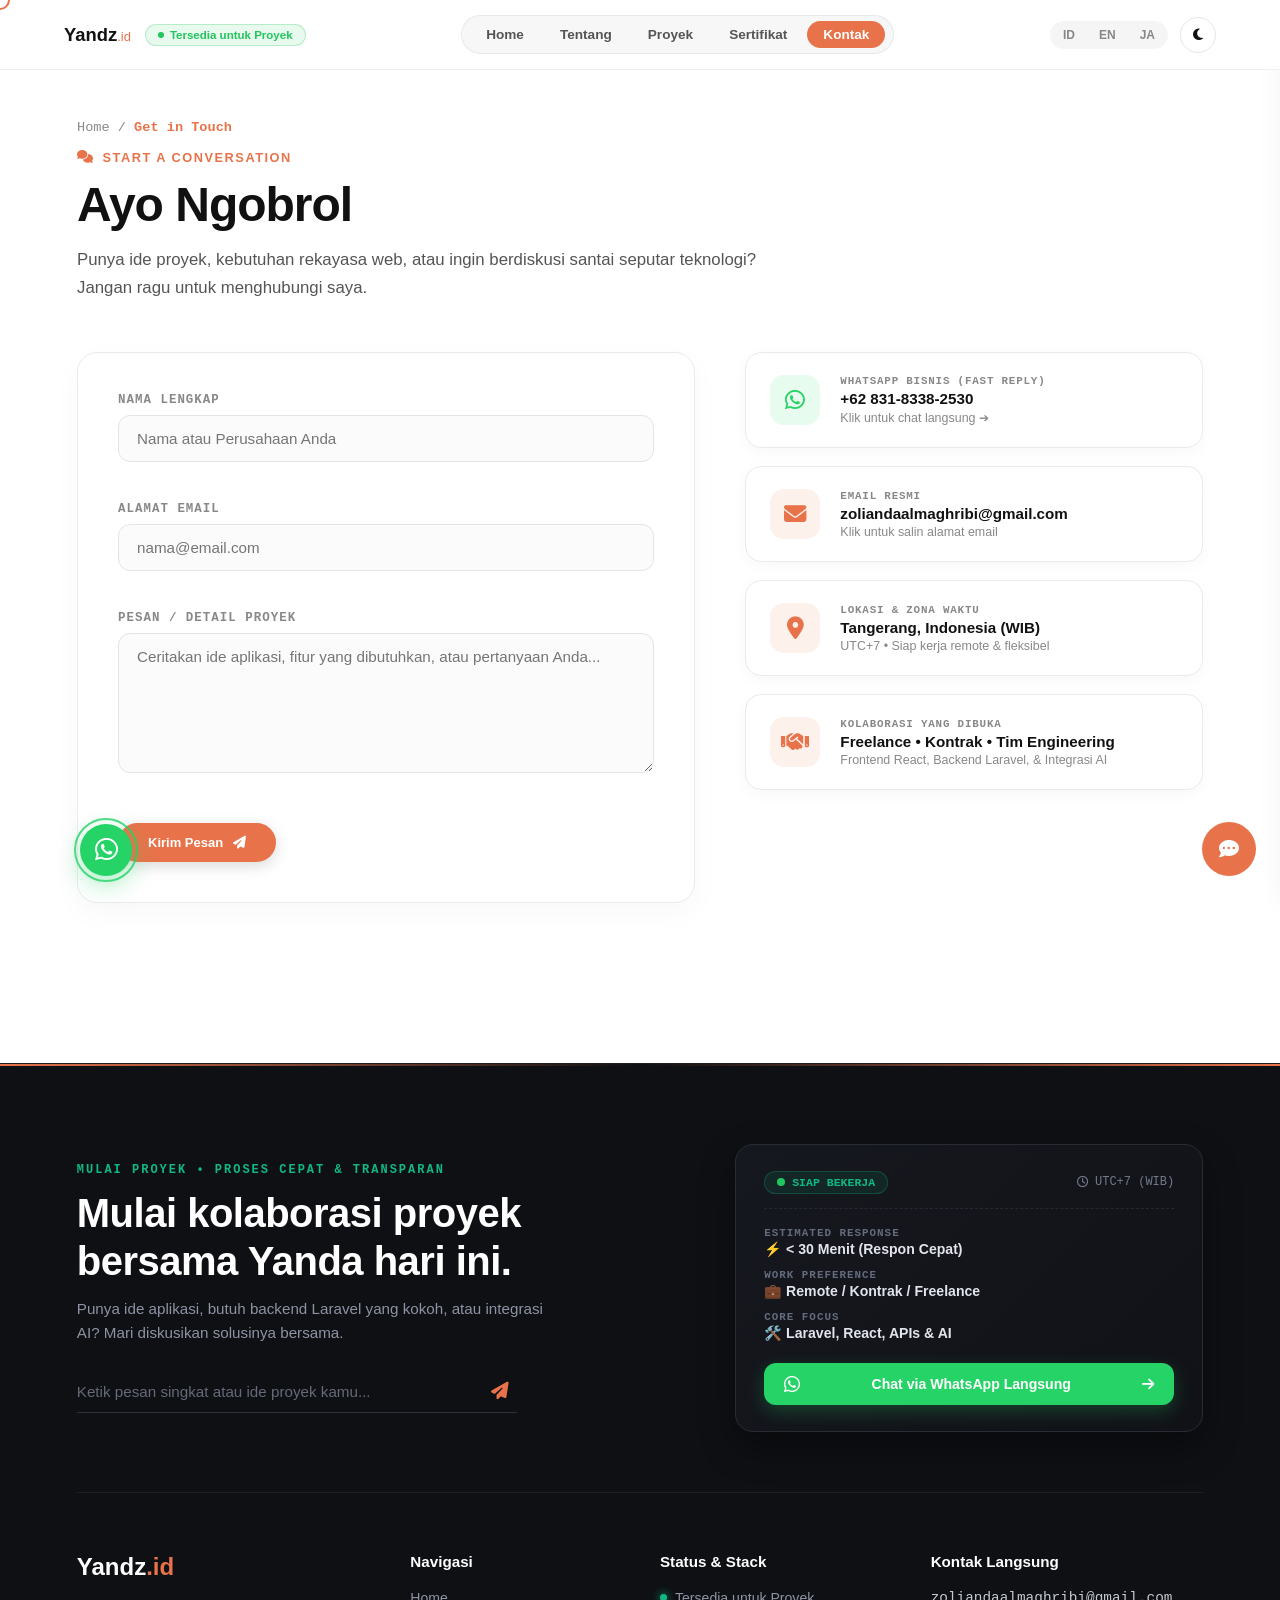
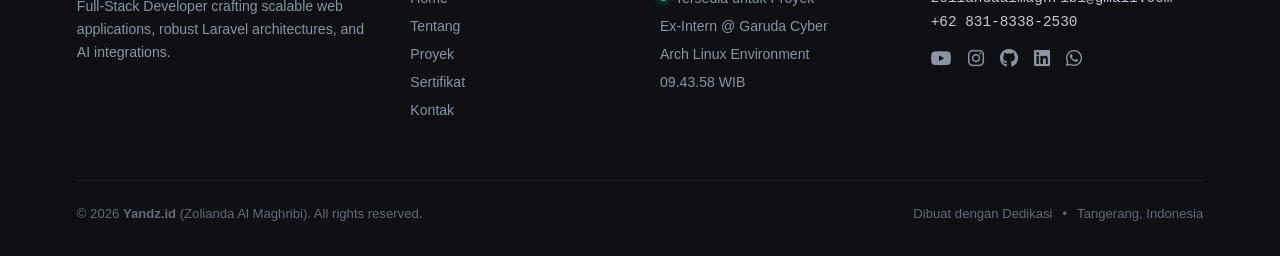
<file: contact.html>
<!DOCTYPE html>
<html lang="en">
<head>
    <meta charset="UTF-8">
    <meta name="viewport" content="width=device-width, initial-scale=1.0">
    <title>Contact & Collaboration - Yandz.id</title>
    <link href="css/style.css" rel="stylesheet">
    <link rel="stylesheet" href="https://cdnjs.cloudflare.com/ajax/libs/font-awesome/6.5.1/css/all.min.css">
    <style>
        @view-transition { navigation: auto; }
    </style>
</head>

<body class="contact-page-body">
    <!-- PROGRESS & PAGE TRANSITION -->
    <!-- ===================================================
         AESTHETIC CYBER-APERTURE PRELOADER
    =================================================== -->
    <div class="cyber-preloader" id="cyberPreloader" aria-hidden="true">
        <!-- Tirai Atas & Bawah yang Membelah Terbuka -->
        <div class="shutter-panel panel-top"></div>
        <div class="shutter-panel panel-bottom"></div>

        <!-- Panggung Visual di Tengah -->
        <div class="preloader-stage">
            <!-- Lingkaran Geometris Berputar -->
            <div class="preloader-ring-wrap">
                <div class="ring-outer-dashed"></div>
                <div class="ring-inner-glow"></div>
                <span class="preloader-symbol">Y</span>
            </div>

            <!-- Angka Counter & Brand Monospace -->
            <div class="preloader-info-row">
                <span class="preloader-brand">YANDZ.ID</span>
                <span class="preloader-sep">•</span>
                <span class="preloader-counter" id="preloaderCounter">000</span>
            </div>

            <!-- Status Teks Mengetik -->
            <div class="preloader-status-row">
                <span class="pulse-dot-cyan"></span>
                <span id="preloaderStatusText">INITIALIZING RUNTIME</span>
            </div>
        </div>
    </div>
    <div class="scroll-progress"></div>
    <div class="custom-cursor"></div>

    <!-- ===================================================
         HEADER UNIVERSAL
    =================================================== -->
    <header class="main-header">
        <div class="header-brand-wrap">
            <a href="index.html" class="logo glitch-logo" data-text="Yandz.id">Yandz<span>.id</span></a>
            <div class="header-hiring-badge">
                <span class="pulse-dot"></span>
                <span data-i18n="footer_available">Available for Hire</span>
            </div>
        </div>

        <nav class="desktop-nav-menu" aria-label="Desktop Navigation">
            <a href="index.html" data-i18n="nav_home">Home</a>
            <a href="about.html" data-i18n="nav_about">About</a>
            <a href="projects.html" data-i18n="nav_projects">Projects</a>
            <a href="certificate.html" data-i18n="nav_cert">Certificates</a>
            <a href="contact.html" class="active" data-i18n="nav_contact">Contact</a>
        </nav>

        <div class="header-actions">
            <div class="desktop-lang-switcher">
                <button onclick="setLanguage('id')" class="lang-pill" data-lang="id">ID</button>
                <button onclick="setLanguage('en')" class="lang-pill" data-lang="en">EN</button>
                <button onclick="setLanguage('ja')" class="lang-pill" data-lang="ja">JA</button>
            </div>
            <button class="header-theme-btn" onclick="toggleTheme()" id="themeToggle" aria-label="Toggle dark mode">
                <i class="fa-solid fa-moon"></i>
            </button>
            <button class="menu-btn magnetic" id="menuBtn" onclick="toggleMenu()" aria-label="Open menu">
                <span class="bar"></span>
                <span class="bar"></span>
                <span class="bar"></span>
            </button>
        </div>
    </header>

    <!-- SIDE MENU MOBILE -->
     <nav id="sideMenu">
        <a href="index.html" class="magnetic" data-i18n="nav_home"><span class="menu-num">01</span> Home</a>
        <a href="about.html" class="magnetic" data-i18n="nav_about"><span class="menu-num">02</span> About</a>
        <a href="projects.html" class="magnetic" data-i18n="nav_projects"><span class="menu-num">03</span> Projects</a>
        <a href="certificate.html" class="magnetic" data-i18n="nav_cert"><span class="menu-num">04</span> Certificate</a>
        <a href="contact.html" class="magnetic" data-i18n="nav_contact"><span class="menu-num">05</span> Contact</a>
        
        <div class="icon-toolbar">
            <button class="sound-toggle" onclick="toggleSound()" id="soundToggle" aria-label="Toggle sound"><i class="fa-solid fa-volume-xmark"></i></button>
            <button class="theme-toggle" onclick="toggleTheme()" id="themeToggle" aria-label="Toggle dark mode"><i class="fa-solid fa-moon"></i></button>
        </div>
        
        <div class="lang-switcher">
            <button onclick="setLanguage('id')" class="lang-btn" data-lang="id">ID</button>
            <button onclick="setLanguage('en')" class="lang-btn" data-lang="en">EN</button>
            <button onclick="setLanguage('ja')" class="lang-btn" data-lang="ja">日本語</button>
        </div>
        
        <div class="menu-footer-info">
            <div class="menu-socials">
                <a href="https://youtube.com" target="_blank" aria-label="YouTube"><i class="fa-brands fa-youtube"></i></a>
                <a href="https://instagram.com" target="_blank" aria-label="Instagram"><i class="fa-brands fa-instagram"></i></a>
                <a href="https://github.com/Zyan-Con" target="_blank" aria-label="GitHub"><i class="fa-brands fa-github"></i></a>
                <a href="https://linkedin.com" target="_blank" aria-label="LinkedIn"><i class="fa-brands fa-linkedin"></i></a>
            </div>
            <span>zoliandaalmaghribi@gmail.com</span>
            <span>+62 831-8338-2530</span>
        </div>
    </nav>
    <div id="overlay" onclick="toggleMenu()"></div>

    <!-- ===================================================
         01. CONTACT HERO & INTERACTIVE FORM
    =================================================== -->
    <main class="contact-main-section">
        <div class="contact-container">
            
            <!-- Hero Heading -->
            <div class="contact-hero-wrap run-item">
                <span class="contact-breadcrumb">Home / <strong style="color: var(--accent-orange);">Get in Touch</strong></span>
                <span class="contact-badge"><i class="fa-solid fa-comments"></i> Start a Conversation</span>
                <h1 class="contact-title" data-i18n="contact_title">Let's Talk</h1>
                <p class="contact-intro" data-i18n="contact_intro">
                    Punya ide proyek, kebutuhan rekayasa web, atau ingin berdiskusi santai seputar teknologi? Jangan ragu untuk menghubungi saya.
                </p>
            </div>

            <!-- Grid Kontak: Form di Kiri & Kartu Kontak di Kanan -->
            <div class="contact-layout-grid run-item">
                
                <!-- Sisi Kiri: Formulir Pesan -->
                <div class="contact-form-card">
                    <form class="contact-form" onsubmit="handleFormSubmit(event)">
                        <div class="form-success" id="formSuccess">
                            <i class="fa-solid fa-circle-check"></i>
                            <p>Pesan berhasil dikirim! Saya akan segera membalasnya.</p>
                        </div>

                        <div class="form-group">
                            <label data-i18n="form_name">Nama</label>
                            <input type="text" name="name" placeholder="Nama atau Perusahaan Anda" required autocomplete="name">
                        </div>

                        <div class="form-group">
                            <label data-i18n="form_email">Email</label>
                            <input type="email" name="email" placeholder="nama@email.com" required autocomplete="email">
                        </div>

                        <div class="form-group">
                            <label data-i18n="form_message">Pesan / Detail Proyek</label>
                            <textarea name="message" placeholder="Ceritakan ide aplikasi, fitur yang dibutuhkan, atau pertanyaan Anda..." required></textarea>
                        </div>

                        <button type="submit" class="contact-submit-btn magnetic">
                            <span data-i18n="form_send">Kirim Pesan</span>
                            <i class="fa-solid fa-paper-plane"></i>
                        </button>
                    </form>
                </div>

                <!-- Sisi Kanan: Direct Contact Cards -->
                <div class="contact-info-cards">
                    
                    <!-- Card 1: WhatsApp Bisnis -->
                    <a href="https://wa.me/6283183382530?text=Halo%20Yanda,%20saya%20tertarik%20bekerja%20sama%20dengan%20kamu." target="_blank" class="contact-card-item wa-item">
                        <div class="card-icon-wrap">
                            <i class="fa-brands fa-whatsapp"></i>
                        </div>
                        <div class="card-text-wrap">
                            <span class="card-lbl">WHATSAPP BISNIS (FAST REPLY)</span>
                            <span class="card-val">+62 831-8338-2530</span>
                            <span class="card-hint">Klik untuk chat langsung ➔</span>
                        </div>
                    </a>

                    <!-- Card 2: Email Resmi (1-Click Copy) -->
                    <div class="contact-card-item" onclick="copyToClipboard('zoliandaalmaghribi@gmail.com', this)">
                        <div class="card-icon-wrap">
                            <i class="fa-solid fa-envelope"></i>
                        </div>
                        <div class="card-text-wrap">
                            <span class="card-lbl" data-i18n="detail_email">EMAIL RESMI</span>
                            <span class="card-val">zoliandaalmaghribi@gmail.com</span>
                            <span class="card-hint label">Klik untuk salin alamat email</span>
                        </div>
                    </div>

                    <!-- Card 3: Lokasi & Jam Lokal -->
                    <div class="contact-card-item">
                        <div class="card-icon-wrap">
                            <i class="fa-solid fa-location-dot"></i>
                        </div>
                        <div class="card-text-wrap">
                            <span class="card-lbl" data-i18n="detail_location">LOKASI & ZONA WAKTU</span>
                            <span class="card-val">Tangerang, Indonesia (WIB)</span>
                            <span class="card-hint">UTC+7 • Siap kerja remote & fleksibel</span>
                        </div>
                    </div>

                    <!-- Card 4: Quick Collaboration Preferences -->
                    <div class="contact-card-item collab-spec-card">
                        <div class="card-icon-wrap">
                            <i class="fa-solid fa-handshake"></i>
                        </div>
                        <div class="card-text-wrap">
                            <span class="card-lbl">KOLABORASI YANG DIBUKA</span>
                            <span class="card-val">Freelance • Kontrak • Tim Engineering</span>
                            <span class="card-hint">Frontend React, Backend Laravel, & Integrasi AI</span>
                        </div>
                    </div>

                </div>

            </div>

        </div>
    </main>

    <!-- ===================================================
         UNIVERSAL AVO SAAS FOOTER (FINAL & SERAGAM)
    =================================================== -->
    <footer class="avo-footer">
        <div class="avo-container">

            <div class="avo-cta-banner">
                <div class="avo-cta-left">
                    <span class="avo-sub-tag" data-i18n="avo_sub_tag">START A PROJECT • FAST & TRANSPARENT PROCESS</span>
                    <h2 class="avo-cta-title" data-i18n="avo_cta_title">Start building with Yanda today.</h2>
                    <p class="avo-cta-subtext" data-i18n="avo_cta_subtext">Punya ide aplikasi, butuh backend Laravel yang kokoh, atau integrasi AI? Mari diskusikan solusinya bersama.</p>
                    
                    <form class="avo-input-wrap" onsubmit="handleAvoContact(event)">
                        <input type="text" id="avoQuickInput" placeholder="Ketik pesan singkat atau ide proyek kamu..." required>
                        <button type="submit" aria-label="Send direct message">
                            <i class="fa-solid fa-paper-plane"></i>
                        </button>
                    </form>
                </div>

                <div class="avo-direct-card">
                    <div class="direct-card-header">
                        <span class="direct-live-pill"><span class="dot-online"></span> <span data-i18n="direct_live_status">OPEN TO WORK</span></span>
                        <span class="direct-tz"><i class="fa-regular fa-clock"></i> UTC+7 (WIB)</span>
                    </div>

                    <div class="direct-metrics-list">
                        <div class="direct-metric-item">
                            <span class="dm-label">ESTIMATED RESPONSE</span>
                            <span class="dm-val" data-i18n="direct_est_response">⚡ &lt; 30 Mins (Fast Reply)</span>
                        </div>
                        <div class="direct-metric-item">
                            <span class="dm-label">WORK PREFERENCE</span>
                            <span class="dm-val" data-i18n="direct_work_pref">💼 Remote / Contract / Freelance</span>
                        </div>
                        <div class="direct-metric-item">
                            <span class="dm-label">CORE FOCUS</span>
                            <span class="dm-val" data-i18n="direct_core_focus">🛠️ Laravel, React, APIs & AI</span>
                        </div>
                    </div>

                    <a href="https://wa.me/6283183382530?text=Halo%20Yanda,%20saya%20tertarik%20bekerja%20sama%20dengan%20kamu." target="_blank" class="direct-wa-action">
                        <i class="fa-brands fa-whatsapp"></i>
                        <span data-i18n="direct_btn_wa">Chat via WhatsApp Langsung</span>
                        <i class="fa-solid fa-arrow-right"></i>
                    </a>
                </div>
            </div>

            <div class="avo-columns-grid">
                <div class="avo-col avo-col-brand">
                    <a href="index.html" class="avo-brand-logo">Yandz<span>.id</span></a>
                    <p class="avo-brand-desc" data-i18n="footer_tagline">
                        Full-Stack Developer crafting scalable web applications, robust Laravel architectures, and AI integrations.
                    </p>
                </div>

                <div class="avo-col">
                    <h4 class="avo-col-heading" data-i18n="footer_nav_title">Navigation</h4>
                    <ul class="avo-links-list">
                        <li><a href="index.html" data-i18n="nav_home">Home</a></li>
                        <li><a href="about.html" data-i18n="nav_about">About Me</a></li>
                        <li><a href="projects.html" data-i18n="nav_projects">Projects</a></li>
                        <li><a href="certificate.html" data-i18n="nav_cert">Certificates</a></li>
                        <li><a href="contact.html" data-i18n="nav_contact">Contact</a></li>
                    </ul>
                </div>

                <div class="avo-col">
                    <h4 class="avo-col-heading">Status & Stack</h4>
                    <ul class="avo-links-list">
                        <li><span class="avo-status-dot"></span> <span data-i18n="footer_available">Available for Projects</span></li>
                        <li><a href="https://github.com/Zyan-Con" target="_blank">Ex-Intern @ Garuda Cyber</a></li>
                        <li><a href="about.html">Arch Linux Environment</a></li>
                        <li><span id="avoLiveTime">--:--:-- WIB</span></li>
                    </ul>
                </div>

                <div class="avo-col avo-col-chat">
                    <h4 class="avo-col-heading" data-i18n="footer_contact_title">Let's chat!</h4>
                    <a href="mailto:zoliandaalmaghribi@gmail.com" class="avo-contact-text">zoliandaalmaghribi@gmail.com</a>
                    <a href="https://wa.me/6283183382530" target="_blank" class="avo-contact-text">+62 831-8338-2530</a>

                    <div class="avo-social-icons">
                        <a href="https://youtube.com" target="_blank" aria-label="YouTube"><i class="fa-brands fa-youtube"></i></a>
                        <a href="https://instagram.com" target="_blank" aria-label="Instagram"><i class="fa-brands fa-instagram"></i></a>
                        <a href="https://github.com/Zyan-Con" target="_blank" aria-label="GitHub"><i class="fa-brands fa-github"></i></a>
                        <a href="https://linkedin.com" target="_blank" aria-label="LinkedIn"><i class="fa-brands fa-linkedin"></i></a>
                        <a href="https://wa.me/6283183382530" target="_blank" aria-label="WhatsApp"><i class="fa-brands fa-whatsapp"></i></a>
                    </div>
                </div>
            </div>

            <div class="avo-bottom-bar">
                <p>&copy; 2026 <strong>Yandz.id</strong> (Zolianda Al Maghribi). All rights reserved.</p>
                <div class="avo-bottom-meta">
                    <span data-i18n="footer_passion">Designed with Precision</span>
                    <span>•</span>
                    <span>Tangerang, Indonesia</span>
                </div>
            </div>

        </div>
    </footer>

    <!-- MOBILE BOTTOM DOCK -->
    <nav class="mobile-bottom-dock" aria-label="Mobile Navigation">
        <a href="index.html" class="dock-item">
            <i class="fa-solid fa-house"></i>
            <span>Home</span>
        </a>
        <a href="about.html" class="dock-item">
            <i class="fa-solid fa-user"></i>
            <span>About</span>
        </a>
        <a href="projects.html" class="dock-item">
            <i class="fa-solid fa-briefcase"></i>
            <span>Projects</span>
        </a>
        <a href="https://wa.me/6283183382530" target="_blank" class="dock-item wa-highlight">
            <i class="fa-brands fa-whatsapp"></i>
            <span>Chat</span>
        </a>
    </nav>

    <!-- FLOATING ACTIONS & CHATBOT -->
    <button class="back-to-top" id="backToTop" onclick="scrollToTop()" aria-label="Back to top">
        <i class="fa-solid fa-arrow-up"></i>
    </button>
    
    <a href="https://wa.me/6283183382530?text=Halo%20Yanda,%20saya%20tertarik%20bekerja%20sama%20dengan%20kamu." 
       target="_blank" 
       class="floating-wa-btn" 
       aria-label="Chat WhatsApp Bisnis">
        <i class="fa-brands fa-whatsapp"></i>
        <span class="wa-tooltip">Chat WhatsApp Bisnis</span>
    </a>

    <div class="chat-widget">
        <button class="chat-toggle" onclick="toggleChat()" aria-label="Open chat"><i class="fa-solid fa-comment-dots"></i></button>
        <div class="chat-box" id="chatBox">
            <div class="chat-header">
                <span>Chat with Yanda's Assistant</span>
                <button onclick="toggleChat()" aria-label="Close chat"><i class="fa-solid fa-xmark"></i></button>
            </div>
            <div class="chat-messages" id="chatMessages">
                <div class="chat-bubble bot">Hi! Have a project in mind or want to work together? Leave a message! 👋</div>
            </div>
            <div class="chat-input-area">
                <input type="text" id="chatInput" placeholder="Type a question..." onkeypress="if(event.key === 'Enter') sendMessage()">
                <button onclick="sendMessage()" aria-label="Send message"><i class="fa-solid fa-paper-plane"></i></button>
            </div>
        </div>
    </div>

    <script src="js/script.js"></script>
</body>
</html>
</file>
<file: css/style.css>
/* ===================================================
   1. GLOBAL VARIABLES & RESET
=================================================== */
:root {
  --bg-main: #ffffff;
  --bg-alt: #f8f9fa;
  --text-dark: #111111;
  --text-body: #555555;
  --text-muted: #888888;
  --accent-orange: #e8734a;
  --accent-blue: #60a5fa;
  --border-light: #eaeaea;
  --font-mono: 'Courier New', Courier, monospace;
}

* {
  margin: 0;
  padding: 0;
  box-sizing: border-box;
}

html {
  scroll-behavior: smooth;
  transition: background-color 0.3s ease;
}

body {
  font-family: "Poppins", sans-serif;
  color: var(--text-dark);
  background-color: var(--bg-main);
  display: flex;
  flex-direction: column;
  min-height: 100vh;
  overflow-x: hidden;
}

::view-transition-old(root),
::view-transition-new(root) {
  animation-duration: 0.5s;
}

/* ===================================================
   2. HEADER & NAVIGATION (SEMUA HALAMAN)
=================================================== */
header {
  position: fixed;
  top: 0;
  left: 0;
  width: 100%;
  display: flex;
  justify-content: space-between;
  align-items: center;
  padding: 20px 50px;
  z-index: 50;
  background-color: #ffffff;
  border-bottom: 1px solid #eee;
}

.logo {
  font-weight: 700;
  font-size: 15px;
  color: #111;
}

.logo span {
  font-weight: 400;
  color: #888;
  font-size: 13px;
}

.menu-btn {
  background: none;
  border: none;
  cursor: pointer;
  width: 28px;
  height: 20px;
  position: relative;
  z-index: 60;
}

.bar {
  position: absolute;
  left: 0;
  width: 100%;
  height: 2px;
  background-color: #111;
  border-radius: 2px;
  transition: transform 0.3s ease, opacity 0.3s ease, top 0.3s ease;
}

.bar:nth-child(1) { top: 0; }
.bar:nth-child(2) { top: 9px; }
.bar:nth-child(3) { top: 18px; }

.menu-btn.active .bar:nth-child(1) {
  top: 9px;
  transform: rotate(45deg);
}

.menu-btn.active .bar:nth-child(2) {
  opacity: 0;
}

.menu-btn.active .bar:nth-child(3) {
  top: 9px;
  transform: rotate(-45deg);
}

#sideMenu {
  position: fixed;
  top: 0;
  right: -400px;
  width: 380px;
  height: 100%;
  background-color: #ffffff;
  z-index: 55;
  display: flex;
  flex-direction: column;
  justify-content: center;
  padding: 40px 50px;
  gap: 18px;
  transition: right 0.5s ease;
  box-shadow: -10px 0 30px rgba(0, 0, 0, 0.1);
  overflow: hidden;
}

#sideMenu.active {
  right: 0;
}

#sideMenu a {
  color: #111;
  text-decoration: none;
  font-size: 28px;
  font-weight: 700;
  letter-spacing: -0.5px;
  transition: color 0.3s ease, transform 0.4s ease, opacity 0.4s ease;
  opacity: 0;
  transform: translateX(30px);
  display: flex;
  align-items: baseline;
  gap: 12px;
}

#sideMenu.active a {
  opacity: 1;
  transform: translateX(0);
}

#sideMenu a:hover,
#sideMenu a.active {
  color: var(--accent-orange);
}

.menu-num {
  font-size: 13px;
  font-weight: 400;
  font-family: monospace;
  color: #aaa;
}

#overlay {
  position: fixed;
  top: 0;
  left: 0;
  width: 100%;
  height: 100%;
  background: rgba(0, 0, 0, 0.4);
  z-index: 52;
  display: none;
}

#overlay.active {
  display: block;
}

.icon-toolbar {
  display: flex;
  gap: 10px;
  margin-top: 14px;
}

.theme-toggle, .sound-toggle {
  background: none;
  border: 1px solid #ddd;
  width: 38px;
  height: 38px;
  border-radius: 50%;
  cursor: pointer;
  color: #333;
}

.lang-switcher {
  display: flex;
  gap: 8px;
  margin-top: 10px;
}

.lang-btn {
  background: none;
  border: 1px solid #ddd;
  padding: 4px 12px;
  border-radius: 15px;
  font-size: 11px;
  font-weight: 600;
  cursor: pointer;
  color: #555;
}

.lang-btn.active {
  background-color: var(--accent-orange);
  color: #fff;
  border-color: var(--accent-orange);
}

.menu-footer-info {
  margin-top: 20px;
  padding-top: 16px;
  border-top: 1px solid #eee;
  font-size: 12px;
  color: #666;
  display: flex;
  flex-direction: column;
  gap: 8px;
}

.menu-socials {
  display: flex;
  gap: 14px;
}

/* ===================================================
   3. HOME PAGE EXCLUSIVE (HERO SPLIT & SHOWCASE)
=================================================== */
.hero-split {
  display: flex;
  min-height: calc(100vh - 65px);
  margin-top: 65px;
}

.hero-left {
  width: 45%;
  position: relative;
  background-color: #e4ddd0;
  display: flex;
  align-items: center;
  justify-content: center;
  overflow: hidden;
}

#matrix-bg {
  position: absolute;
  top: 0;
  left: 0;
  width: 100%;
  height: 100%;
  opacity: 0.5;
}

.profile-card {
  position: relative;
  z-index: 2;
  background-color: #ffffff;
  padding: 24px;
  width: 320px;
  text-align: center;
  box-shadow: 0 20px 50px rgba(0, 0, 0, 0.15);
  transition: transform 0.1s ease-out;
  transform-style: preserve-3d;
}

.profile-card img {
  width: 100%;
  height: 340px;
  object-fit: cover;
  border-radius: 12px;
  margin-bottom: 16px;
}

.profile-card h3 {
  font-size: 16px;
  color: #111;
  margin-bottom: 4px;
}

.profile-card p {
  font-size: 11px;
  color: #888;
  letter-spacing: 1px;
  margin-bottom: 16px;
}

.card-socials {
  display: flex;
  justify-content: center;
  gap: 14px;
  border-top: 1px solid #eee;
  padding-top: 16px;
}

.card-socials i {
  color: #333;
  font-size: 14px;
  cursor: pointer;
}

.hero-right {
  width: 55%;
  position: relative;
  display: flex;
  flex-direction: column;
  justify-content: center;
  padding: 0 80px;
  background-color: #ffffff;
}

.hero-right h1 {
  font-size: 72px;
  font-weight: 800;
  color: #111;
  line-height: 1;
  position: relative;
  z-index: 1;
}

.ghost-number {
  position: absolute;
  top: 50%;
  right: 60px;
  transform: translateY(-50%);
  font-size: 360px;
  font-weight: 800;
  color: rgba(0, 0, 0, 0.03);
  z-index: 0;
  line-height: 1;
  pointer-events: none;
}

.hero-buttons {
  display: flex;
  gap: 12px;
  margin: 24px 0;
  position: relative;
  z-index: 1;
}

.btn-filled {
  background-color: var(--accent-orange);
  color: #fff;
  text-decoration: none;
  padding: 10px 24px;
  border-radius: 20px;
  font-size: 13px;
  font-weight: 600;
}

.btn-outline {
  border: 1px solid #ccc;
  color: #333;
  text-decoration: none;
  padding: 10px 24px;
  border-radius: 20px;
  font-size: 13px;
  font-weight: 600;
}

.hero-text {
  font-size: 13px;
  color: #666;
  max-width: 440px;
  line-height: 1.7;
  margin-bottom: 10px;
  position: relative;
  z-index: 1;
}

.tech-strip {
  width: 100%;
  max-width: 420px;
  overflow: hidden;
  margin: 16px 0 24px;
  -webkit-mask-image: linear-gradient(to right, transparent, black 15%, black 85%, transparent);
  mask-image: linear-gradient(to right, transparent, black 15%, black 85%, transparent);
  position: relative;
  z-index: 1;
}

.tech-strip-track {
  display: flex;
  gap: 28px;
  width: max-content;
  animation: techScroll 15s linear infinite;
}

.tech-strip-track i {
  font-size: 24px;
  color: #999;
}

@keyframes techScroll {
  from { transform: translateX(0); }
  to { transform: translateX(-50%); }
}

/* Home Section Divider */
.section-divider {
  display: flex;
  align-items: center;
  gap: 20px;
  padding: 40px 6% 10px;
}

.divider-line {
  flex: 1;
  height: 1px;
  background: #e2e2e2;
}

.divider-tag {
  font-size: 0.75rem;
  font-weight: 700;
  letter-spacing: 2px;
  color: #999;
  font-family: var(--font-mono);
}

/* Home Certificate Horizontal Showcase */
.cert-showcase-section {
  padding: 30px 6% 90px;
  color: var(--text-dark);
}

.cert-wrapper {
  display: grid;
  grid-template-columns: 360px 1fr;
  gap: 50px;
  align-items: center;
  max-width: 1300px;
  margin: 0 auto;
}

.cert-tagline {
  font-size: 0.8rem;
  font-weight: 700;
  letter-spacing: 2px;
  color: var(--accent-orange);
  display: block;
  margin-bottom: 6px;
}

.cert-title {
  font-size: 2.8rem;
  font-weight: 800;
  letter-spacing: -1px;
  margin: 0 0 16px 0;
}

.cert-desc {
  font-size: 0.95rem;
  line-height: 1.7;
  color: var(--text-body);
  margin-bottom: 30px;
  max-width: 320px;
}

.cert-actions {
  display: flex;
  align-items: center;
  gap: 16px;
}

.cert-btn-knowmore {
  display: inline-flex;
  align-items: center;
  padding: 10px 24px;
  border: 1px solid #333;
  color: #111;
  text-decoration: none;
  font-size: 0.9rem;
  font-weight: 500;
  border-radius: 50px;
}

.cert-arrows {
  display: flex;
  gap: 8px;
}

.cert-arrow-btn {
  width: 42px;
  height: 42px;
  border-radius: 50%;
  background: transparent;
  border: 1px solid #d0d0d0;
  color: #333;
  cursor: pointer;
  display: flex;
  align-items: center;
  justify-content: center;
}

.cert-slider-container {
  width: 100%;
  overflow: hidden;
}

.cert-slider-track {
  display: flex;
  gap: 24px;
  overflow-x: auto;
  scroll-behavior: smooth;
  scroll-snap-type: x mandatory;
  padding: 15px 5px 25px 5px;
}

.cert-slide-card {
  flex: 0 0 290px;
  scroll-snap-align: start;
  cursor: pointer;
  transition: transform 0.25s ease;
}

.cert-slide-card:hover {
  transform: translateY(-5px);
}

.cert-thumb {
  position: relative;
  width: 100%;
  aspect-ratio: 4 / 3;
  border-radius: 12px;
  overflow: hidden;
  background: #fff;
  border: 1px solid #eaeaea;
  box-shadow: 0 8px 24px rgba(0, 0, 0, 0.05);
}

.cert-thumb img {
  width: 100%;
  height: 100%;
  object-fit: cover;
  display: block;
}

.cert-pick-overlay {
  position: absolute;
  inset: 0;
  background: rgba(0, 0, 0, 0.4);
  display: flex;
  align-items: center;
  justify-content: center;
  opacity: 0;
  transition: opacity 0.2s ease;
}

.cert-pick-overlay span {
  background: #fff;
  color: #111;
  padding: 8px 18px;
  font-size: 0.85rem;
  font-weight: 600;
  border-radius: 30px;
}

.cert-slide-card:hover .cert-pick-overlay {
  opacity: 1;
}

.cert-details {
  padding-top: 14px;
}

.cert-details h4 {
  font-size: 1rem;
  font-weight: 700;
  color: #111;
  margin-bottom: 4px;
  white-space: nowrap;
  overflow: hidden;
  text-overflow: ellipsis;
}

.cert-details .cert-inst {
  font-size: 0.8rem;
  font-weight: 600;
  color: var(--accent-orange);
}

/* ===================================================
   4. CERTIFICATE PAGE (certificate.html - GRID VIEW)
=================================================== */
.cert-list {
  position: relative;
  z-index: 2;
}

.cert-grid {
  display: grid;
  grid-template-columns: repeat(auto-fill, minmax(280px, 1fr));
  gap: 30px;
  margin-top: 30px;
}

.cert-card {
  background: #ffffff;
  border: 1px solid var(--border-light);
  border-radius: 12px;
  padding: 20px;
  cursor: pointer;
  transition: transform 0.3s ease, box-shadow 0.3s ease;
  position: relative;
}

.cert-card:hover {
  transform: translateY(-6px);
  box-shadow: 0 14px 30px rgba(0, 0, 0, 0.08);
}

.cert-image {
  width: 100%;
  height: 190px;
  background: #f8f8f8;
  border-radius: 8px;
  overflow: hidden;
  position: relative;
  display: flex;
  align-items: center;
  justify-content: center;
  margin-bottom: 16px;
}

.cert-image img {
  width: 100%;
  height: 100%;
  object-fit: contain;
}

.cert-badge {
  position: absolute;
  top: 12px;
  right: 12px;
  background: var(--accent-orange);
  color: #fff;
  width: 32px;
  height: 32px;
  border-radius: 50%;
  display: flex;
  align-items: center;
  justify-content: center;
  font-size: 14px;
}

.cert-body h3 {
  font-size: 15px;
  color: #111;
  margin-bottom: 6px;
}

.cert-issuer {
  font-size: 12px;
  color: var(--accent-orange);
  font-weight: 600;
  margin-bottom: 4px;
}

.cert-year {
  font-size: 11px;
  color: #999;
  font-family: var(--font-mono);
}

/* ===================================================
   5. CERTIFICATE MODAL POPUP (SEMUA HALAMAN)
=================================================== */
.cert-modal {
  position: fixed;
  inset: 0;
  width: 100%;
  height: 100%;
  z-index: 99999;
  display: none;
  align-items: center;
  justify-content: center;
  padding: 20px;
}

.cert-modal.active {
  display: flex;
}

.modal-overlay {
  position: absolute;
  inset: 0;
  background: rgba(0, 0, 0, 0.65);
  backdrop-filter: blur(6px);
}

.cert-modal-content {
  position: relative;
  z-index: 2;
  width: min(900px, 92vw);
  max-height: 90vh;
  background: #ffffff;
  border: 2px solid var(--accent-orange);
  border-radius: 14px;
  padding: 30px;
  overflow-y: auto;
  display: flex;
  flex-direction: column;
  align-items: center;
}

.modal-close {
  position: absolute;
  top: 14px;
  right: 14px;
  background: transparent;
  border: none;
  font-size: 22px;
  cursor: pointer;
  color: #666;
}

.cert-seal {
  width: 56px;
  height: 56px;
  background: var(--accent-orange);
  color: white;
  border-radius: 50%;
  display: flex;
  align-items: center;
  justify-content: center;
  font-size: 24px;
  margin-bottom: 10px;
}

.cert-label {
  font-family: var(--font-mono);
  font-size: 12px;
  color: var(--accent-orange);
  letter-spacing: 2px;
  text-transform: uppercase;
  margin-bottom: 16px;
}

#certModalImage {
  max-width: 100%;
  max-height: 60vh;
  object-fit: contain;
  margin-bottom: 16px;
  border-radius: 4px;
}

#certModalTitle {
  font-size: 1.15rem;
  color: #111;
  text-align: center;
}

/* ===================================================
   6. ABOUT PAGE (about.html)
=================================================== */
.about-page {
  padding: 120px 60px 80px;
  max-width: 1050px;
  margin: 0 auto;
  position: relative;
}

.page-ghost-number {
  position: absolute;
  top: 40px;
  right: 5%;
  font-size: 240px;
  font-weight: 900;
  color: rgba(0, 0, 0, 0.03);
  line-height: 1;
  pointer-events: none;
}

.section-number {
  font-family: var(--font-mono);
  color: var(--accent-orange);
  font-size: 13px;
  letter-spacing: 2px;
  display: block;
  margin-bottom: 8px;
}

.about-page h2 {
  font-size: 40px;
  font-weight: 700;
  color: #111;
  margin-bottom: 30px;
}

.intro-content {
  display: flex;
  align-items: center;
  gap: 40px;
}

.about-photo {
  width: 200px;
  height: 200px;
  object-fit: cover;
  border-radius: 12px;
}

.intro-text h3 {
  font-size: 24px;
  margin-bottom: 10px;
}

/* About Quote with Blobs */
.about-quote {
  text-align: center;
  padding: 50px 40px;
  margin: 50px 0;
  background-color: #f4efe8;
  border-radius: 16px;
  position: relative;
  overflow: hidden;
}

.about-quote i {
  font-size: 24px;
  color: var(--accent-orange);
  margin-bottom: 14px;
}

.about-quote p {
  font-size: 18px;
  font-style: italic;
  font-weight: 600;
  color: #2b2b2b;
  position: relative;
  z-index: 1;
}

.bg-blob {
  position: absolute;
  border-radius: 50%;
  filter: blur(40px);
  opacity: 0.15;
}

.blob-1 {
  width: 180px;
  height: 180px;
  background-color: var(--accent-orange);
  top: -40px;
  left: -40px;
}

.blob-2 {
  width: 200px;
  height: 200px;
  background-color: var(--accent-blue);
  bottom: -40px;
  right: -40px;
}

/* Currently Card */
.currently-card {
  display: flex;
  align-items: flex-start;
  gap: 14px;
  background-color: #fff;
  border: 1px solid #eee;
  border-left: 3px solid #22c55e;
  border-radius: 8px;
  padding: 16px 20px;
  margin: 30px 0;
  max-width: 550px;
}

.currently-dot {
  width: 8px;
  height: 8px;
  border-radius: 50%;
  background-color: #22c55e;
  margin-top: 6px;
  flex-shrink: 0;
  animation: pulse 2s infinite;
}

.currently-label {
  display: block;
  font-size: 10px;
  color: #22c55e;
  text-transform: uppercase;
  font-weight: 700;
  letter-spacing: 1px;
}

/* Stats Section */
.stats-section {
  display: grid;
  grid-template-columns: repeat(4, 1fr);
  gap: 20px;
  padding: 30px 0;
  margin: 30px 0;
  border-top: 1px solid #eee;
  border-bottom: 1px solid #eee;
  text-align: center;
}

.stat-number {
  font-size: 38px;
  font-weight: 800;
  color: var(--accent-orange);
}

.stat-label {
  font-size: 11px;
  text-transform: uppercase;
  color: #666;
  letter-spacing: 1px;
}

/* Skills Categories */
.skill-category {
  margin-bottom: 30px;
}

.skill-category h4 {
  font-size: 13px;
  color: var(--accent-orange);
  text-transform: uppercase;
  margin-bottom: 14px;
  display: flex;
  align-items: center;
  gap: 8px;
}

.skills-grid {
  display: grid;
  grid-template-columns: repeat(2, 1fr);
  gap: 20px;
}

.skill-name {
  font-size: 13px;
  font-weight: 600;
  margin-bottom: 6px;
  display: block;
}

.skill-bar {
  width: 100%;
  height: 6px;
  background-color: #eee;
  border-radius: 3px;
  overflow: hidden;
}

.skill-fill {
  height: 100%;
  background: linear-gradient(90deg, var(--accent-orange), var(--accent-blue));
  width: var(--target-width, 0%);
  transition: width 1s ease;
}

/* Values Grid */
.values-grid {
  display: grid;
  grid-template-columns: repeat(3, 1fr);
  gap: 20px;
}

.value-card {
  background-color: #f9f9f9;
  border: 1px solid #eee;
  border-radius: 12px;
  padding: 24px;
}

.value-card i {
  font-size: 24px;
  color: var(--accent-orange);
  margin-bottom: 14px;
}

.value-card h4 {
  font-size: 16px;
  margin-bottom: 8px;
}

.value-card p {
  font-size: 13px;
  color: #666;
  line-height: 1.6;
}

/* Journey Timeline */
.timeline {
  display: flex;
  flex-direction: column;
  gap: 24px;
}

.timeline-item {
  border-left: 2px solid var(--accent-orange);
  padding-left: 20px;
}

.timeline-year {
  font-family: var(--font-mono);
  font-size: 12px;
  color: var(--accent-orange);
}

.timeline-item h3 {
  font-size: 18px;
  margin: 4px 0 6px;
}

.timeline-item p {
  font-size: 13px;
  color: #666;
}

/* Hobbies */
.hobby-tags {
  display: flex;
  flex-wrap: wrap;
  gap: 10px;
}

.tag {
  background-color: #f0f0f0;
  padding: 8px 18px;
  border-radius: 20px;
  font-size: 13px;
  transition: all 0.3s ease;
}

.tag:hover {
  background-color: var(--accent-orange);
  color: #fff;
}

/* ===================================================
   7. PROJECTS PAGE (projects.html)
=================================================== */
.project-carousel-wrapper {
  position: relative;
  margin-bottom: 40px;
}

.project-carousel {
  display: flex;
  gap: 28px;
  overflow-x: auto;
  padding-bottom: 20px;
  scroll-snap-type: x mandatory;
}

.project-card {
  flex: 0 0 340px;
  background-color: #f9f9f9;
  border: 1px solid #eee;
  border-radius: 12px;
  overflow: hidden;
  transition: transform 0.3s ease;
}

.project-card:hover {
  transform: translateY(-6px);
}

.project-image {
  width: 100%;
  height: 200px;
  overflow: hidden;
}

.project-image img {
  width: 100%;
  height: 100%;
  object-fit: cover;
}

.project-info {
  padding: 20px;
}

.project-info h3 {
  font-size: 16px;
  margin-bottom: 8px;
}

.project-info p {
  font-size: 13px;
  color: #666;
  line-height: 1.6;
  margin-bottom: 14px;
}

.project-extra {
  display: flex;
  gap: 14px;
  font-size: 11px;
  color: #999;
  margin-bottom: 12px;
}

.tech-tag {
  background-color: #eef2ff;
  color: var(--accent-orange);
  font-size: 11px;
  padding: 4px 10px;
  border-radius: 12px;
  margin-right: 4px;
}

.project-links {
  display: flex;
  gap: 16px;
  margin-top: 14px;
}

.project-links a {
  text-decoration: none;
  color: #333;
  font-size: 12px;
  font-weight: 600;
}

.project-links a:hover {
  color: var(--accent-orange);
}

/* Coming Soon Card */
.coming-soon {
  display: flex;
  align-items: center;
  justify-content: center;
  min-height: 380px;
  border: 2px dashed #c7d2fe;
  background: #fafbff;
  text-align: center;
}

.coming-soon-content i {
  font-size: 32px;
  color: var(--accent-blue);
  margin-bottom: 10px;
}

/* Dev Story & Tech Table */
.dev-story-section {
  width: 100vw;
  position: relative;
  left: 50%;
  right: 50%;
  margin-left: -50vw;
  margin-right: -50vw;
  background-color: #f4efe8;
  padding: 70px 0;
  border-top: 1px solid #e4ddd0;
  border-bottom: 1px solid #e4ddd0;
}

.dev-story-inner {
  max-width: 1050px;
  margin: 0 auto;
  padding: 0 60px;
}

.dev-story-text {
  font-size: 14px;
  color: #555;
  line-height: 1.8;
  margin-bottom: 30px;
}

.skills-demonstrated {
  background-color: #fff;
  border-radius: 12px;
  padding: 24px;
  margin-bottom: 30px;
}

.tech-table {
  width: 100%;
  border-collapse: collapse;
  background-color: #fff;
  border-radius: 12px;
  overflow: hidden;
  margin-bottom: 30px;
}

.tech-table th {
  background-color: #eef2ff;
  color: #333;
  font-size: 11px;
  padding: 12px 20px;
  text-align: left;
}

.tech-table td {
  padding: 14px 20px;
  font-size: 13px;
  color: #555;
  border-top: 1px solid #f0f0f0;
}

.dev-story-grid {
  display: grid;
  grid-template-columns: 1fr 1fr;
  gap: 24px;
}

.roadmap-card, .github-card {
  background-color: #fff;
  border-radius: 12px;
  padding: 24px;
}

.roadmap-list {
  list-style: none;
  margin-top: 12px;
}

.roadmap-list li {
  display: flex;
  align-items: center;
  gap: 10px;
  font-size: 13px;
  padding: 6px 0;
}

.roadmap-status {
  width: 10px;
  height: 10px;
  border-radius: 50%;
  background-color: #ddd;
}

.roadmap-status.done { background-color: #22c55e; }
.roadmap-status.active { background-color: var(--accent-orange); }

/* Tech Decor (Melayang) */
.tech-decor {
  position: absolute;
  inset: 0;
  pointer-events: none;
  z-index: 0;
}

.tech-decor i {
  position: absolute;
  top: var(--y);
  left: var(--x);
  font-size: 28px;
  color: rgba(37, 99, 235, 0.08);
  animation: techFloat var(--duration) ease-in-out infinite;
}

@keyframes techFloat {
  0%, 100% { transform: translateY(0); }
  50% { transform: translateY(-16px); }
}

/* ===================================================
   8. CONTACT PAGE (contact.html)
=================================================== */
.contact-wrapper {
  display: grid;
  grid-template-columns: 1.4fr 1fr;
  gap: 50px;
  margin-top: 30px;
}

.contact-form {
  display: flex;
  flex-direction: column;
  gap: 16px;
}

.contact-form label {
  font-size: 11px;
  text-transform: uppercase;
  color: #888;
  letter-spacing: 1px;
}

.contact-form input,
.contact-form textarea {
  border: none;
  border-bottom: 1px solid #ddd;
  padding: 10px 0;
  font-size: 14px;
  background: transparent;
  outline: none;
  font-family: inherit;
}

.contact-form input:focus,
.contact-form textarea:focus {
  border-bottom-color: var(--accent-orange);
}

.contact-form textarea {
  min-height: 90px;
  resize: vertical;
}

.contact-form button {
  align-self: flex-start;
  background-color: var(--accent-orange);
  color: #fff;
  border: none;
  padding: 12px 30px;
  border-radius: 20px;
  font-size: 13px;
  font-weight: 600;
  cursor: pointer;
  margin-top: 10px;
}

.form-success {
  display: none;
  align-items: center;
  gap: 10px;
  background-color: #ecfdf5;
  color: #166534;
  padding: 12px 16px;
  border-radius: 8px;
  font-size: 13px;
}

.form-success.active {
  display: flex;
}

.contact-details {
  display: flex;
  flex-direction: column;
  gap: 16px;
}

.detail-item {
  display: flex;
  align-items: center;
  gap: 16px;
  background-color: #f9f9f9;
  border: 1px solid #eee;
  border-radius: 12px;
  padding: 16px 20px;
  cursor: pointer;
  transition: transform 0.2s ease;
}

.detail-item:hover {
  transform: translateX(6px);
  border-color: var(--accent-orange);
}

.detail-item i {
  width: 36px;
  height: 36px;
  border-radius: 50%;
  background: #eef2ff;
  color: var(--accent-orange);
  display: flex;
  align-items: center;
  justify-content: center;
  font-size: 16px;
}

.detail-item .label {
  font-size: 10px;
  color: #999;
  text-transform: uppercase;
}

.detail-item span:not(.label) {
  font-size: 14px;
  color: #111;
}

/* ===================================================
   9. FOOTER & INTERACTIVE WIDGETS
=================================================== */
footer {
  position: relative;
  width: 100%;
  background-color: #ffffff;
  border-top: 1px solid #eee;
  padding: 20px 50px;
  display: flex;
  justify-content: space-between;
  align-items: center;
  margin-top: auto;
}

footer::before {
  content: '';
  position: absolute;
  top: 0;
  left: 0;
  width: 100%;
  height: 2px;
  background: linear-gradient(90deg, var(--accent-orange), transparent, var(--accent-orange));
}

.footer-left {
  display: flex;
  align-items: center;
  gap: 24px;
}

.status-indicator {
  display: flex;
  align-items: center;
  gap: 8px;
  font-size: 12px;
  color: #444;
  padding-right: 24px;
  border-right: 1px solid #ddd;
}

.dot {
  width: 8px;
  height: 8px;
  border-radius: 50%;
  background-color: #22c55e;
  animation: pulse 2s infinite;
}

@keyframes pulse {
  0%, 100% { opacity: 1; }
  50% { opacity: 0.5; }
}

.footer-right {
  display: flex;
  gap: 40px;
  padding-left: 24px;
  border-left: 1px solid #ddd;
  font-size: 13px;
  color: #666;
}

.socials-inline {
  display: flex;
  gap: 14px;
}

.socials-inline i {
  color: #333;
  font-size: 13px;
  cursor: pointer;
}

.socials-inline i:hover {
  color: var(--accent-orange);
}

.copyright {
  font-size: 13px;
  color: #777;
}

/* Chatbot & Back to top */
.chat-widget {
  position: fixed;
  bottom: 24px;
  right: 24px;
  z-index: 60;
}

.chat-toggle {
  width: 54px;
  height: 54px;
  border-radius: 50%;
  background-color: var(--accent-orange);
  color: #fff;
  border: none;
  font-size: 20px;
  cursor: pointer;
}

.chat-box {
  position: absolute;
  bottom: 65px;
  right: 0;
  width: 320px;
  height: 420px;
  background-color: #ffffff;
  border-radius: 16px;
  box-shadow: 0 20px 50px rgba(0, 0, 0, 0.2);
  display: none;
  flex-direction: column;
  overflow: hidden;
}

.chat-box.active { display: flex; }

.chat-header {
  background-color: var(--accent-orange);
  color: #fff;
  padding: 16px 20px;
  display: flex;
  justify-content: space-between;
}

.chat-messages {
  flex: 1;
  padding: 16px;
  overflow-y: auto;
  display: flex;
  flex-direction: column;
  gap: 10px;
}

.chat-bubble.bot {
  background-color: #f0f0f0;
  padding: 8px 12px;
  border-radius: 10px;
  align-self: flex-start;
  font-size: 13px;
}

.chat-bubble.user {
  background-color: var(--accent-orange);
  color: #fff;
  padding: 8px 12px;
  border-radius: 10px;
  align-self: flex-end;
  font-size: 13px;
}

.chat-input-area {
  display: flex;
  padding: 10px;
  border-top: 1px solid #eee;
  gap: 6px;
}

.chat-input-area input {
  flex: 1;
  border: 1px solid #ddd;
  border-radius: 20px;
  padding: 6px 12px;
  font-size: 13px;
}

.chat-input-area button {
  background-color: var(--accent-orange);
  color: #fff;
  border: none;
  width: 32px;
  height: 32px;
  border-radius: 50%;
  cursor: pointer;
}

.back-to-top {
  position: fixed;
  bottom: 24px;
  left: 24px;
  width: 44px;
  height: 44px;
  border-radius: 50%;
  background-color: #ffffff;
  border: 1px solid #ddd;
  color: #333;
  cursor: pointer;
  opacity: 0;
  visibility: hidden;
  z-index: 55;
  transition: all 0.3s ease;
}

.back-to-top.visible {
  opacity: 1;
  visibility: visible;
}

.scroll-progress {
  position: fixed;
  top: 0;
  left: 0;
  height: 3px;
  width: 0%;
  background: linear-gradient(90deg, var(--accent-orange), var(--accent-blue));
  z-index: 9997;
}

.custom-cursor {
  position: fixed;
  top: 0;
  left: 0;
  width: 20px;
  height: 20px;
  border: 2px solid var(--accent-orange);
  border-radius: 50%;
  pointer-events: none;
  z-index: 9999;
  transform: translate(-50%, -50%);
}

.custom-cursor.hover {
  width: 40px;
  height: 40px;
  background-color: rgba(232, 115, 74, 0.1);
}

.cursor-trail {
  position: fixed;
  width: 4px;
  height: 4px;
  background-color: var(--accent-orange);
  border-radius: 50%;
  pointer-events: none;
  z-index: 9998;
  transform: translate(-50%, -50%);
}



/* ===================================================
   10. DARK MODE SUPPORT (SELURUH HALAMAN)
=================================================== */
html[data-theme="dark"] body {
  background-color: #16161a;
  color: #f0f0f0;
}

html[data-theme="dark"] header,
html[data-theme="dark"] .hero-right,
html[data-theme="dark"] footer,
html[data-theme="dark"] #sideMenu,
html[data-theme="dark"] .chat-box,
html[data-theme="dark"] .skills-demonstrated,
html[data-theme="dark"] .tech-table,
html[data-theme="dark"] .roadmap-card,
html[data-theme="dark"] .github-card {
  background-color: #1e1e24;
  border-color: #2a2a32;
}

html[data-theme="dark"] .logo,
html[data-theme="dark"] .hero-right h1,
html[data-theme="dark"] .about-page h2,
html[data-theme="dark"] .cert-title,
html[data-theme="dark"] .cert-details h4,
html[data-theme="dark"] .cert-body h3,
html[data-theme="dark"] #sideMenu a,
html[data-theme="dark"] .project-info h3,
html[data-theme="dark"] .detail-item span:not(.label) {
  color: #f0f0f0;
}

html[data-theme="dark"] .hero-text,
html[data-theme="dark"] .cert-desc,
html[data-theme="dark"] .about-page p,
html[data-theme="dark"] .copyright,
html[data-theme="dark"] .footer-right,
html[data-theme="dark"] .tech-table td,
html[data-theme="dark"] .roadmap-list li {
  color: #a8a8b3;
}

html[data-theme="dark"] .profile-card,
html[data-theme="dark"] .cert-card,
html[data-theme="dark"] .project-card,
html[data-theme="dark"] .value-card,
html[data-theme="dark"] .detail-item,
html[data-theme="dark"] .currently-card,
html[data-theme="dark"] .tag {
  background-color: #232329;
  border-color: #2f2f38;
}

html[data-theme="dark"] .about-quote {
  background-color: #232329;
}
html[data-theme="dark"] .about-quote p {
  color: #f0f0f0;
}

html[data-theme="dark"] .tech-table th {
  background-color: #2a2a32;
  color: #ccc;
}

html[data-theme="dark"] .dev-story-section {
  background-color: #0f0f12;
  border-color: #2a2a32;
}

html[data-theme="dark"] .bar {
  background-color: #f0f0f0;
}

html[data-theme="dark"] .divider-line {
  background: #2a2a32;
}

html[data-theme="dark"] .cert-btn-knowmore,
html[data-theme="dark"] .cert-arrow-btn {
  border-color: #555;
  color: #fff;
}

html[data-theme="dark"] .contact-form input,
html[data-theme="dark"] .contact-form textarea {
  color: #f0f0f0;
  border-bottom-color: #2f2f38;
}

/* ===================================================
   11. RESPONSIVE MOBILE & TABLET (SEMUA HALAMAN)
=================================================== */
@media (max-width: 900px) {
  header {
    padding: 16px 20px;
  }

  .hero-split {
    flex-direction: column;
    min-height: auto;
    margin-top: 60px;
  }

  .hero-left, .hero-right {
    width: 100%;
  }

  .hero-left {
    min-height: 440px;
    padding: 40px 0;
  }

  .hero-right {
    padding: 40px 24px 60px;
  }

  .hero-right h1 {
    font-size: 44px;
  }

  .ghost-number, .page-ghost-number {
    font-size: 140px;
  }

  .about-page {
    padding: 90px 24px 60px;
  }

  .intro-content {
    flex-direction: column;
    align-items: flex-start;
  }

  .skills-grid, .values-grid, .stats-section, .dev-story-grid, .contact-wrapper {
    grid-template-columns: 1fr;
    gap: 20px;
  }

  .cert-wrapper {
    grid-template-columns: 1fr;
    gap: 30px;
  }

  .cert-slide-card {
    flex: 0 0 250px;
  }

  footer {
    flex-direction: column;
    gap: 16px;
    text-align: center;
    padding: 24px;
  }

  .footer-left, .footer-right {
    border: none;
    padding: 0;
    flex-direction: column;
    gap: 10px;
  }

  .custom-cursor {
    display: none;
  }
}

/* ===================================================
   PROJECTS SECTION: INSPIRASI FOTO 2 (DENGAN TEMA KITA)
=================================================== */
.projects-showcase-section {
  padding: 60px 6% 90px;
  background-color: var(--bg-main);
  box-sizing: border-box;
}

.projects-container {
  max-width: 1300px;
  margin: 0 auto;
}

/* Header Split Atas */
.projects-top-header {
  display: flex;
  justify-content: space-between;
  align-items: flex-end;
  gap: 40px;
  margin-bottom: 30px;
}

.projects-badge {
  font-size: 0.82rem;
  font-weight: 700;
  letter-spacing: 1px;
  color: var(--accent-orange);
  display: flex;
  align-items: center;
  gap: 8px;
  margin-bottom: 8px;
  text-transform: uppercase;
}

.projects-badge i {
  font-size: 8px;
}

.projects-main-title {
  font-size: 2.6rem;
  font-weight: 800;
  letter-spacing: -1px;
  color: var(--text-dark);
  line-height: 1.15;
}

.header-right p {
  max-width: 440px;
  font-size: 0.95rem;
  line-height: 1.6;
  color: var(--text-body);
  margin: 0;
}

/* Baris Filter & Tombol Navigasi */
.projects-controls-bar {
  display: flex;
  justify-content: space-between;
  align-items: center;
  margin-bottom: 28px;
  gap: 20px;
  flex-wrap: wrap;
}

.projects-filter-pills {
  display: flex;
  gap: 10px;
  flex-wrap: wrap;
}

.pill-btn {
  padding: 8px 20px;
  border-radius: 20px;
  border: 1px solid #e0e0e0;
  background-color: #f7f7f7;
  color: #555;
  font-size: 0.85rem;
  font-weight: 600;
  cursor: pointer;
  transition: all 0.25s ease;
}

.pill-btn:hover {
  background-color: #eaeaea;
  color: #111;
}

.pill-btn.active {
  background-color: var(--accent-orange);
  color: #ffffff;
  border-color: var(--accent-orange);
}

.projects-scroll-arrows {
  display: flex;
  gap: 8px;
}

.proj-arrow-btn {
  width: 42px;
  height: 42px;
  border-radius: 50%;
  background: transparent;
  border: 1px solid #d5d5d5;
  color: #333;
  cursor: pointer;
  display: flex;
  align-items: center;
  justify-content: center;
  transition: all 0.2s ease;
}

.proj-arrow-btn:hover {
  background: #111;
  color: #fff;
  border-color: #111;
}

/* Track Scroll Horizontal (Swipeable & Snap) */
.projects-scroll-track {
  display: flex;
  gap: 28px;
  overflow-x: auto;
  scroll-behavior: smooth;
  scroll-snap-type: x mandatory;
  padding: 10px 4px 25px 4px;

  /* Sembunyikan scrollbar bawaan agar bersih */
  scrollbar-width: none;
  -ms-overflow-style: none;
}

.projects-scroll-track::-webkit-scrollbar {
  display: none;
}

/* KARTU ALA FOTO 2 */
.photo2-card {
  flex: 0 0 340px; /* Ukuran pas untuk 3 kolom */
  scroll-snap-align: start;
  background: #ffffff;
  border: 1px solid var(--border-light);
  border-radius: 16px;
  padding: 16px;
  box-shadow: 0 4px 15px rgba(0, 0, 0, 0.03);
  transition: transform 0.3s ease, box-shadow 0.3s ease;
  display: flex;
  flex-direction: column;
}

.photo2-card:hover {
  transform: translateY(-6px);
  box-shadow: 0 16px 30px rgba(0, 0, 0, 0.08);
  border-color: #d8d8d8;
}

/* Khas Foto 2: Sudut kanan atas gambar melengkung dramatis */
.photo2-img-wrapper {
  position: relative;
  width: 100%;
  height: 200px;
  border-radius: 14px 44px 14px 14px; /* Sudut asimetris khas foto 2 */
  overflow: hidden;
  background-color: #111;
}

.photo2-img-wrapper img {
  width: 100%;
  height: 100%;
  object-fit: cover;
  transition: transform 0.4s ease;
}

.photo2-card:hover .photo2-img-wrapper img {
  transform: scale(1.05);
}

.photo2-tag {
  position: absolute;
  top: 12px;
  left: 12px;
  background: rgba(0, 0, 0, 0.65);
  color: #fff;
  font-size: 0.72rem;
  font-weight: 700;
  padding: 4px 12px;
  border-radius: 20px;
  backdrop-filter: blur(4px);
  text-transform: uppercase;
}

.placeholder-thumb {
  display: flex;
  align-items: center;
  justify-content: center;
  background: #f0f2f5;
  color: var(--accent-orange);
  font-size: 38px;
}

/* Bagian Teks Kartu */
.photo2-body {
  padding: 18px 6px 6px;
  display: flex;
  flex-direction: column;
  flex: 1;
}

.photo2-title {
  font-size: 1.15rem;
  font-weight: 700;
  color: var(--text-dark);
  margin-bottom: 8px;
}

.photo2-desc {
  font-size: 0.88rem;
  color: var(--text-body);
  line-height: 1.55;
  margin-bottom: 18px;
  display: -webkit-box;
  -webkit-line-clamp: 2;
  -webkit-box-orient: vertical;
  overflow: hidden;
}

/* Baris Meta Ikon */
.photo2-meta {
  display: flex;
  justify-content: space-between;
  font-size: 0.8rem;
  color: #777;
  padding-bottom: 14px;
  margin-bottom: 14px;
  border-bottom: 1px solid #f0f0f0;
}

.photo2-meta span {
  display: flex;
  align-items: center;
  gap: 6px;
}

.photo2-meta i {
  color: var(--accent-orange);
}

/* Link View More Oranye */
.photo2-link {
  font-size: 0.9rem;
  font-weight: 700;
  color: var(--accent-orange);
  text-decoration: none;
  display: inline-flex;
  align-items: center;
  gap: 6px;
  transition: transform 0.2s ease;
}

.photo2-link:hover {
  transform: translateX(4px);
}

/* ===================================================
   KOMPATIBILITAS DARK MODE
=================================================== */
html[data-theme="dark"] .photo2-card {
  background: #232329;
  border-color: #2f2f38;
}
html[data-theme="dark"] .photo2-title {
  color: #f0f0f0;
}
html[data-theme="dark"] .photo2-desc {
  color: #a8a8b3;
}
html[data-theme="dark"] .photo2-meta {
  border-bottom-color: #2f2f38;
  color: #888;
}
html[data-theme="dark"] .pill-btn {
  background: #232329;
  border-color: #333;
  color: #ccc;
}
html[data-theme="dark"] .pill-btn.active {
  background: var(--accent-orange);
  color: #fff;
}
html[data-theme="dark"] .proj-arrow-btn {
  border-color: #444;
  color: #fff;
}
html[data-theme="dark"] .proj-arrow-btn:hover {
  background: #fff;
  color: #111;
}

/* Responsif Mobile & Tablet */
@media (max-width: 900px) {
  .projects-top-header {
    flex-direction: column;
    align-items: flex-start;
    gap: 12px;
  }
  .photo2-card {
    flex: 0 0 280px;
  }
  .projects-main-title {
    font-size: 2rem;
  }
}

/* ===================================================
   STYLING BAGIAN: ABOUT, SKILLS, SCAN ME & COFFEE
=================================================== */

/* Shared Headline Styles */
.section-badge {
  font-size: 0.82rem;
  font-weight: 700;
  letter-spacing: 1.5px;
  color: var(--accent-orange);
  text-transform: uppercase;
  display: inline-flex;
  align-items: center;
  gap: 8px;
  margin-bottom: 8px;
}

.section-headline {
  font-size: 2.3rem;
  font-weight: 800;
  letter-spacing: -0.5px;
  color: var(--text-dark);
  margin-bottom: 16px;
  line-height: 1.2;
}

/* 02. About Section */
.home-about-section {
  padding: 50px 6% 70px;
}

.home-about-wrapper {
  max-width: 1200px;
  margin: 0 auto;
  display: grid;
  grid-template-columns: 1.3fr 1fr;
  gap: 60px;
  align-items: center;
}

.home-about-lead {
  font-size: 1.05rem;
  line-height: 1.7;
  color: var(--text-dark);
  font-weight: 500;
  margin-bottom: 12px;
}

.home-about-sub {
  font-size: 0.92rem;
  line-height: 1.7;
  color: var(--text-body);
  margin-bottom: 26px;
}

.btn-pill-action {
  display: inline-flex;
  align-items: center;
  gap: 8px;
  padding: 12px 28px;
  background-color: var(--text-dark);
  color: #fff;
  text-decoration: none;
  font-size: 0.9rem;
  font-weight: 600;
  border-radius: 50px;
  transition: all 0.25s ease;
}

.btn-pill-action:hover {
  background-color: var(--accent-orange);
  transform: translateX(4px);
}

.about-stat-box {
  display: grid;
  grid-template-columns: repeat(2, 1fr);
  gap: 20px;
}

.stat-mini-card {
  background: #ffffff;
  border: 1px solid var(--border-light);
  border-radius: 14px;
  padding: 24px 20px;
  text-align: center;
  box-shadow: 0 4px 15px rgba(0, 0, 0, 0.03);
}

.stat-mini-card h3 {
  font-size: 2rem;
  font-weight: 800;
  color: var(--accent-orange);
  margin-bottom: 4px;
}

.stat-mini-card p {
  font-size: 0.8rem;
  text-transform: uppercase;
  letter-spacing: 1px;
  color: var(--text-body);
  font-weight: 600;
}

/* 03. Skills Highlight */
.home-skills-section {
  padding: 50px 6% 70px;
}

.home-skills-wrapper {
  max-width: 1200px;
  margin: 0 auto;
}

.skills-header-center {
  text-align: center;
  max-width: 600px;
  margin: 0 auto 40px;
}

.skills-header-center p {
  color: var(--text-body);
  font-size: 0.95rem;
}

.home-skills-grid {
  display: grid;
  grid-template-columns: repeat(auto-fit, minmax(250px, 1fr));
  gap: 24px;
}

.home-skill-card {
  background: #ffffff;
  border: 1px solid var(--border-light);
  border-radius: 14px;
  padding: 30px 24px;
  transition: transform 0.25s ease;
}

.home-skill-card:hover {
  transform: translateY(-5px);
  border-color: var(--accent-orange);
}

.skill-icon {
  font-size: 2.2rem;
  color: var(--accent-orange);
  margin-bottom: 16px;
  display: block;
}

.home-skill-card h4 {
  font-size: 1.1rem;
  margin-bottom: 8px;
  color: var(--text-dark);
}

.home-skill-card p {
  font-size: 0.88rem;
  color: var(--text-body);
  line-height: 1.5;
}

/* 05. Scan Me Section */
.scan-me-section {
  padding: 50px 6% 70px;
}

.scan-me-card {
  max-width: 1000px;
  margin: 0 auto;
  background: #fbfbfb;
  border: 1px solid var(--border-light);
  border-radius: 20px;
  padding: 40px 50px;
  display: flex;
  align-items: center;
  justify-content: space-between;
  gap: 40px;
}

.scan-me-info {
  max-width: 550px;
}

.scan-me-info h2 {
  font-size: 1.9rem;
  font-weight: 800;
  margin-bottom: 10px;
  color: var(--text-dark);
}

.scan-me-info p {
  font-size: 0.95rem;
  color: var(--text-body);
  line-height: 1.6;
  margin-bottom: 20px;
}

.scan-badges {
  display: flex;
  gap: 12px;
}

.scan-badges span {
  font-size: 0.8rem;
  font-weight: 600;
  background: #ffffff;
  border: 1px solid #e0e0e0;
  padding: 6px 14px;
  border-radius: 20px;
  display: flex;
  align-items: center;
  gap: 6px;
}

.scan-badges i {
  color: var(--accent-orange);
}

.scan-me-qr-box {
  background: #ffffff;
  padding: 16px;
  border-radius: 14px;
  box-shadow: 0 8px 24px rgba(0, 0, 0, 0.06);
  border: 1px solid #eaeaea;
  text-align: center;
}

.scan-me-qr-box img {
  width: 150px;
  height: 150px;
  display: block;
  border-radius: 8px;
}

.qr-caption {
  display: block;
  font-size: 0.75rem;
  font-weight: 700;
  letter-spacing: 1px;
  color: var(--text-muted);
  margin-top: 8px;
  text-transform: uppercase;
}

/* 06. Give Me Some Coffee (Donation) */
.coffee-section {
  padding: 60px 6% 100px;
  text-align: center;
}

.coffee-container {
  max-width: 700px;
  margin: 0 auto;
}

.coffee-icon-pulse {
  width: 64px;
  height: 64px;
  background: rgba(232, 115, 74, 0.1);
  color: var(--accent-orange);
  border-radius: 50%;
  display: inline-flex;
  align-items: center;
  justify-content: center;
  font-size: 28px;
  margin-bottom: 16px;
}

.coffee-title {
  font-size: 2.2rem;
  font-weight: 800;
  color: var(--text-dark);
  margin-bottom: 12px;
}

.coffee-desc {
  font-size: 0.95rem;
  color: var(--text-body);
  line-height: 1.6;
  margin-bottom: 34px;
}

.donation-options {
  display: flex;
  gap: 20px;
  justify-content: center;
  flex-wrap: wrap;
}

.donation-card {
  flex: 1;
  min-width: 260px;
  max-width: 300px;
  background: #ffffff;
  border: 1.5px solid var(--border-light);
  border-radius: 14px;
  padding: 20px;
  cursor: pointer;
  text-align: left;
  transition: all 0.25s ease;
  text-decoration: none;
  color: inherit;
}

.donation-card:hover {
  transform: translateY(-4px);
  border-color: var(--accent-orange);
  box-shadow: 0 10px 25px rgba(232, 115, 74, 0.1);
}

.donation-card-top {
  display: flex;
  justify-content: space-between;
  align-items: center;
  margin-bottom: 8px;
}

.payment-brand {
  font-size: 0.85rem;
  font-weight: 800;
  letter-spacing: 1px;
}

.dana-brand {
  color: #118eea; /* Warna resmi DANA */
}

.saweria-brand {
  color: var(--accent-orange);
}

.donation-number {
  display: block;
  font-size: 1.1rem;
  font-weight: 700;
  font-family: var(--font-mono);
  color: var(--text-dark);
  margin-bottom: 4px;
}

.donation-hint {
  font-size: 0.75rem;
  color: var(--text-muted);
}

/* ===================================================
   DARK MODE COMPATIBILITY
=================================================== */
html[data-theme="dark"] .section-headline,
html[data-theme="dark"] .home-about-lead,
html[data-theme="dark"] .home-skill-card h4,
html[data-theme="dark"] .scan-me-info h2,
html[data-theme="dark"] .coffee-title,
html[data-theme="dark"] .donation-number {
  color: #f0f0f0;
}

html[data-theme="dark"] .stat-mini-card,
html[data-theme="dark"] .home-skill-card,
html[data-theme="dark"] .donation-card {
  background: #232329;
  border-color: #2f2f38;
}

html[data-theme="dark"] .scan-me-card {
  background: #1c1c21;
  border-color: #2a2a30;
}

html[data-theme="dark"] .scan-badges span {
  background: #232329;
  border-color: #333;
  color: #ccc;
}

html[data-theme="dark"] .btn-pill-action {
  background-color: #f0f0f0;
  color: #111;
}

html[data-theme="dark"] .btn-pill-action:hover {
  background-color: var(--accent-orange);
  color: #fff;
}

/* Responsive Tablet & Mobile */
@media (max-width: 900px) {
  .home-about-wrapper,
  .scan-me-card {
    grid-template-columns: 1fr;
    flex-direction: column;
    padding: 30px 24px;
    gap: 30px;
    text-align: center;
  }

  .home-about-left {
    text-align: center;
  }

  .scan-me-info {
    text-align: center;
  }

  .scan-badges {
    justify-content: center;
  }

  .section-headline {
    font-size: 1.8rem;
  }
}

/* ===================================================
   ANIMASI "WAH": SPOTLIGHT GLOW, COUNTER & LANGUAGES
=================================================== */

/* 1. Efek Mouse Spotlight Pendar pada Kartu */
.glow-card {
  position: relative;
  overflow: hidden;
}

.glow-spot {
  position: absolute;
  top: var(--mouse-y, -150px);
  left: var(--mouse-x, -150px);
  width: 250px;
  height: 250px;
  background: radial-gradient(circle, rgba(232, 115, 74, 0.15) 0%, transparent 70%);
  border-radius: 50%;
  pointer-events: none;
  transform: translate(-50%, -50%);
  opacity: 0;
  transition: opacity 0.3s ease;
  z-index: 1;
}

.glow-card:hover .glow-spot {
  opacity: 1;
}

/* 2. Mini Tag Badges pada Kartu Keahlian */
.skill-mini-badges {
  display: flex;
  gap: 8px;
  margin-top: 16px;
  flex-wrap: wrap;
}

.skill-mini-badges span {
  font-size: 0.72rem;
  font-weight: 700;
  background: #f1f3f5;
  color: #444;
  padding: 4px 10px;
  border-radius: 6px;
  border: 1px solid #e9ecef;
}

/* 3. Kartu Bahasa (Multilingual Section) */
.language-card {
  padding: 34px !important;
  background: linear-gradient(135deg, #ffffff 0%, #faf8f5 100%);
  border: 1.5px solid rgba(232, 115, 74, 0.25) !important;
}

.lang-card-header {
  display: flex;
  justify-content: space-between;
  align-items: center;
  margin-bottom: 24px;
}

.lang-card-header h4 {
  font-size: 1.3rem;
  font-weight: 800;
  margin-top: 4px;
}

.lang-sub-label {
  font-size: 0.8rem;
  font-weight: 700;
  letter-spacing: 1px;
  color: var(--accent-orange);
  text-transform: uppercase;
}

.languages-flex-row {
  display: grid;
  grid-template-columns: repeat(3, 1fr);
  gap: 24px;
}

.lang-item {
  background: #ffffff;
  padding: 18px 20px;
  border-radius: 12px;
  border: 1px solid #ebebeb;
  box-shadow: 0 4px 12px rgba(0, 0, 0, 0.02);
}

.lang-top {
  display: flex;
  justify-content: space-between;
  margin-bottom: 10px;
  font-size: 0.85rem;
}

.lang-name {
  font-weight: 700;
  color: var(--text-dark);
}

.lang-level {
  font-size: 0.75rem;
  color: #777;
  font-weight: 600;
}

.lang-bar {
  width: 100%;
  height: 6px;
  background: #eee;
  border-radius: 6px;
  overflow: hidden;
}

.lang-bar-fill {
  height: 100%;
  width: 0;
  background: linear-gradient(90deg, var(--accent-orange), #ff9f7d);
  border-radius: 6px;
  transition: width 1.4s cubic-bezier(0.16, 1, 0.3, 1);
}

/* 4. Animasi Uap Kopi (Floating Steam) */
.coffee-icon-pulse {
  position: relative;
  animation: floatCoffee 3s ease-in-out infinite alternate;
}

@keyframes floatCoffee {
  0% { transform: translateY(0); box-shadow: 0 4px 15px rgba(232, 115, 74, 0.2); }
  100% { transform: translateY(-8px); box-shadow: 0 14px 28px rgba(232, 115, 74, 0.35); }
}

/* 5. FLOATING WHATSAPP BUSINESS BUTTON */
.floating-wa-btn {
  position: fixed;
  bottom: 24px;
  left: 80px; /* Di samping tombol back-to-top */
  width: 52px;
  height: 52px;
  background: #25d366;
  color: #ffffff;
  border-radius: 50%;
  display: flex;
  align-items: center;
  justify-content: center;
  font-size: 26px;
  text-decoration: none;
  z-index: 999;
  box-shadow: 0 8px 24px rgba(37, 211, 102, 0.4);
  transition: transform 0.3s cubic-bezier(0.175, 0.885, 0.32, 1.275);
}

.floating-wa-btn::before {
  content: '';
  position: absolute;
  inset: -6px;
  border-radius: 50%;
  border: 2px solid #25d366;
  opacity: 0.8;
  animation: waPulse 2s linear infinite;
}

@keyframes waPulse {
  0% { transform: scale(0.9); opacity: 1; }
  100% { transform: scale(1.5); opacity: 0; }
}

.floating-wa-btn:hover {
  transform: scale(1.12) rotate(10deg);
}

.wa-tooltip {
  position: absolute;
  left: 65px;
  background: #111;
  color: #fff;
  font-size: 0.75rem;
  padding: 6px 14px;
  border-radius: 20px;
  white-space: nowrap;
  opacity: 0;
  pointer-events: none;
  transition: opacity 0.2s ease, transform 0.2s ease;
  transform: translateX(-5px);
}

.floating-wa-btn:hover .wa-tooltip {
  opacity: 1;
  transform: translateX(0);
}

/* Dark Mode Penyesuaian */
html[data-theme="dark"] .language-card {
  background: linear-gradient(135deg, #1f1f26 0%, #17171d 100%);
  border-color: rgba(232, 115, 74, 0.3) !important;
}
html[data-theme="dark"] .lang-item {
  background: #25252e;
  border-color: #31313b;
}
html[data-theme="dark"] .skill-mini-badges span {
  background: #2a2a33;
  color: #ddd;
  border-color: #383845;
}
html[data-theme="dark"] .lang-name {
  color: #fff;
}

/* Responsif Mobile */
@media (max-width: 900px) {
  .languages-flex-row {
    grid-template-columns: 1fr;
    gap: 16px;
  }
  .floating-wa-btn {
    left: 20px;
    bottom: 20px;
  }
}

/* ===================================================
   1. MORPHING SHAPE SHIFTER (BENTUK DINAMIS BERUBAH)
=================================================== */
.ambient-morph-container {
  position: fixed;
  inset: 0;
  pointer-events: none;
  z-index: 0;
  overflow: hidden;
}

.morph-shape {
  position: absolute;
  filter: blur(70px);
  opacity: 0.16;
  animation: morphingLoop 14s ease-in-out infinite alternate;
  will-change: border-radius, transform;
}

.morph-1 {
  width: 480px;
  height: 480px;
  background: linear-gradient(135deg, var(--accent-orange), #ff4b2b);
  top: 15%;
  left: -120px;
}

.morph-2 {
  width: 520px;
  height: 520px;
  background: linear-gradient(135deg, #60a5fa, #a855f7);
  bottom: 10%;
  right: -150px;
  animation-duration: 18s;
  animation-delay: -5s;
}

@keyframes morphingLoop {
  0% {
    border-radius: 60% 40% 30% 70% / 60% 30% 70% 40%;
    transform: rotate(0deg) scale(1) translate(0px, 0px);
  }
  33% {
    border-radius: 30% 60% 70% 40% / 50% 60% 30% 60%;
    transform: rotate(120deg) scale(1.15) translate(40px, -30px);
  }
  66% {
    border-radius: 70% 30% 50% 50% / 30% 40% 70% 60%;
    transform: rotate(240deg) scale(0.92) translate(-30px, 40px);
  }
  100% {
    border-radius: 40% 60% 60% 40% / 60% 30% 70% 40%;
    transform: rotate(360deg) scale(1.05) translate(20px, -20px);
  }
}

/* ===================================================
   2. SCROLL RUN-IN & RUN-OUT ANIMATION
=================================================== */
.run-item {
  opacity: 0;
  transform: translateY(50px) scale(0.96);
  filter: blur(4px);
  transition: opacity 0.8s cubic-bezier(0.16, 1, 0.3, 1),
              transform 0.8s cubic-bezier(0.16, 1, 0.3, 1),
              filter 0.8s cubic-bezier(0.16, 1, 0.3, 1);
  will-change: opacity, transform, filter;
}

/* Keadaan Saat Masuk Layar (Run In) */
.run-item.run-in {
  opacity: 1;
  transform: translateY(0) scale(1);
  filter: blur(0px);
}

/* Keadaan Saat Melewati Layar ke Atas (Run Out) */
.run-item.run-out {
  opacity: 0.25;
  transform: translateY(-35px) scale(0.98);
  filter: blur(2px);
}

/* ===================================================
   3. BORDER BEAM (GARIS NEON BERLARI KELILING KARTU)
=================================================== */
.beam-card {
  position: relative;
  overflow: hidden;
  z-index: 1;
}

.beam-border {
  position: absolute;
  inset: -150%;
  background: conic-gradient(
    from 0deg,
    transparent 0deg,
    transparent 280deg,
    var(--accent-orange) 340deg,
    #ffffff 360deg
  );
  animation: rotateBeam 6s linear infinite;
  z-index: 0;
  pointer-events: none;
}

.beam-card > *:not(.beam-border) {
  position: relative;
  z-index: 2;
}

.beam-card::after {
  content: '';
  position: absolute;
  inset: 2px;
  background: var(--bg-main);
  border-radius: 18px;
  z-index: 1;
}

@keyframes rotateBeam {
  0% { transform: rotate(0deg); }
  100% { transform: rotate(360deg); }
}

/* Penyesuaian Dark Mode untuk Beam Card */
html[data-theme="dark"] .beam-card::after {
  background: #1c1c21;
}
html[data-theme="dark"] .morph-1 {
  opacity: 0.12;
}
html[data-theme="dark"] .morph-2 {
  opacity: 0.12;
}

/* ===================================================
   1. TECH STACK UNIVERSE (BENTO GRID STYLING)
=================================================== */
.tech-universe-section {
  padding: 50px 6% 80px;
}

.tech-universe-container {
  max-width: 1250px;
  margin: 0 auto;
}

.tech-bento-grid {
  display: grid;
  grid-template-columns: repeat(auto-fill, minmax(210px, 1fr));
  gap: 20px;
}

.tech-bento-card {
  background: #ffffff;
  border: 1px solid var(--border-light);
  border-radius: 16px;
  padding: 24px 20px;
  position: relative;
  transition: transform 0.3s ease, border-color 0.3s ease, box-shadow 0.3s ease;
  display: flex;
  flex-direction: column;
}

.tech-bento-card:hover {
  transform: translateY(-6px);
  border-color: var(--accent-orange);
  box-shadow: 0 12px 28px rgba(0, 0, 0, 0.06);
}

.tech-ico {
  font-size: 2.4rem;
  margin-bottom: 14px;
}

/* Warna Logo Brand */
.html-col { color: #e34f26; }
.css-col { color: #1572b6; }
.js-col { color: #f7df1e; }
.react-col { color: #61dafb; }
.python-col { color: #3776ab; }
.java-col { color: #f89820; }
.laravel-col { color: #ff2d20; }
.bs-col { color: #7952b3; }
.ai-col { color: #10a37f; }
.ml-col { color: #e8734a; }
.dl-col { color: #8b5cf6; }

.tech-bento-card h4 {
  font-size: 1.1rem;
  font-weight: 700;
  color: var(--text-dark);
  margin-bottom: 4px;
}

.tech-cat {
  font-size: 0.78rem;
  color: var(--text-muted);
  font-weight: 600;
  margin-bottom: 16px;
}

.tech-bar-mini {
  width: 100%;
  height: 4px;
  background: #eee;
  border-radius: 4px;
  overflow: hidden;
  margin-top: auto;
}

.tech-bar-mini span {
  display: block;
  height: 100%;
  background: var(--accent-orange);
  border-radius: 4px;
}

.special-ai-card {
  background: linear-gradient(135deg, #ffffff 0%, #fdfbf7 100%);
  border-color: rgba(232, 115, 74, 0.35);
}

.tech-badge-glow {
  margin-top: auto;
  align-self: flex-start;
  font-size: 0.7rem;
  font-weight: 700;
  color: var(--accent-orange);
  background: rgba(232, 115, 74, 0.1);
  padding: 3px 10px;
  border-radius: 12px;
}

/* ===================================================
   2. HACKER DEV TERMINAL
=================================================== */
.terminal-section {
  padding: 50px 6% 80px;
}

.terminal-container {
  max-width: 1050px;
  margin: 0 auto;
}

.terminal-window {
  background: #18181f;
  border: 1px solid #2d2d38;
  border-radius: 14px;
  overflow: hidden;
  box-shadow: 0 20px 50px rgba(0, 0, 0, 0.25);
  font-family: var(--font-mono);
}

.terminal-bar {
  background: #23232d;
  padding: 12px 18px;
  display: flex;
  align-items: center;
  justify-content: space-between;
  border-bottom: 1px solid #31313e;
}

.terminal-dots {
  display: flex;
  gap: 8px;
}

.terminal-dots span {
  width: 12px;
  height: 12px;
  border-radius: 50%;
}
.dot-red { background: #ff5f56; }
.dot-yellow { background: #ffbd2e; }
.dot-green { background: #27c93f; }

.terminal-title {
  font-size: 0.8rem;
  color: #8e8e9e;
}

.terminal-action-hint {
  font-size: 0.72rem;
  color: #636374;
}

.terminal-body {
  padding: 24px;
  font-size: 0.9rem;
  color: #e2e2e8;
  line-height: 1.7;
  min-height: 220px;
}

.term-line {
  display: flex;
  align-items: center;
  gap: 10px;
  margin-bottom: 10px;
}

.term-user {
  color: #22c55e;
  font-weight: 700;
}

.term-output {
  color: #a4a4b4;
  margin-bottom: 18px;
  padding-left: 6px;
  border-left: 2px solid #3e3e4f;
}

.terminal-input {
  flex: 1;
  background: transparent;
  border: none;
  outline: none;
  color: #ffffff;
  font-family: var(--font-mono);
  font-size: 0.9rem;
}

/* ===================================================
   3. REVAMPED SCAN ME & LASER SCANNER ANIMATION
=================================================== */
.scan-me-section {
  padding: 50px 6% 80px;
}

.scan-me-card {
  max-width: 1100px;
  margin: 0 auto;
  background: #ffffff;
  border: 1px solid var(--border-light);
  border-radius: 20px;
  padding: 40px;
  display: grid;
  grid-template-columns: 240px 1fr;
  gap: 45px;
  align-items: center;
}

/* Kotak Scanner dengan Sinar Laser Naik-Turun */
.scan-me-qr-wrapper {
  display: flex;
  flex-direction: column;
  align-items: center;
  text-align: center;
}

.scanner-frame {
  position: relative;
  width: 190px;
  height: 190px;
  padding: 10px;
  background: #ffffff;
  border: 2px solid #eaeaea;
  border-radius: 16px;
  overflow: hidden;
  box-shadow: 0 8px 24px rgba(0, 0, 0, 0.05);
}

.scanner-frame img {
  width: 100%;
  height: 100%;
  display: block;
}

.laser-beam {
  position: absolute;
  top: 0;
  left: 0;
  width: 100%;
  height: 3px;
  background: linear-gradient(90deg, transparent, #22c55e, #10b981, transparent);
  box-shadow: 0 0 12px #22c55e;
  animation: laserScan 2.5s ease-in-out infinite alternate;
}

@keyframes laserScan {
  0% { top: 4%; opacity: 0.8; }
  100% { top: 94%; opacity: 0.9; }
}

.qr-status-pill {
  margin-top: 14px;
  display: inline-flex;
  align-items: center;
  gap: 6px;
  font-size: 0.72rem;
  font-weight: 800;
  color: #22c55e;
  background: rgba(34, 197, 94, 0.1);
  padding: 3px 12px;
  border-radius: 12px;
}

.pulse-dot {
  width: 6px;
  height: 6px;
  border-radius: 50%;
  background: #22c55e;
  animation: pulse 1.5s infinite;
}

/* Sisi Kanan: Digital Pass */
.scan-me-info-rich {
  display: flex;
  flex-direction: column;
}

.pass-header {
  display: flex;
  justify-content: space-between;
  align-items: center;
  margin-bottom: 12px;
}

.pass-badge {
  font-size: 0.75rem;
  font-weight: 800;
  letter-spacing: 1.5px;
  color: var(--accent-orange);
}

.live-status-pill {
  display: inline-flex;
  align-items: center;
  gap: 6px;
  font-size: 0.75rem;
  font-weight: 700;
  color: #22c55e;
}

.dot-online {
  width: 8px;
  height: 8px;
  border-radius: 50%;
  background: #22c55e;
  animation: pulse 2s infinite;
}

.pass-name {
  font-size: 1.8rem;
  font-weight: 800;
  color: var(--text-dark);
  margin-bottom: 4px;
}

.pass-alias {
  font-size: 1.2rem;
  font-weight: 500;
  color: var(--accent-orange);
}

.pass-role {
  font-size: 0.92rem;
  color: var(--text-body);
  margin-bottom: 22px;
}

.pass-details-grid {
  display: grid;
  grid-template-columns: repeat(2, 1fr);
  gap: 16px;
  padding: 16px 0;
  border-top: 1px solid #eee;
  border-bottom: 1px solid #eee;
  margin-bottom: 22px;
}

.pass-col {
  display: flex;
  flex-direction: column;
  gap: 2px;
}

.pass-label {
  font-size: 0.72rem;
  font-weight: 700;
  color: var(--text-muted);
  letter-spacing: 0.8px;
}

.pass-val {
  font-size: 0.88rem;
  font-weight: 600;
  color: var(--text-dark);
}

.pass-val i {
  color: var(--accent-orange);
  margin-right: 4px;
}

.pass-action-row {
  display: flex;
  gap: 12px;
  flex-wrap: wrap;
}

.pass-btn-primary {
  background: #25d366;
  color: #fff;
  padding: 10px 22px;
  border-radius: 25px;
  text-decoration: none;
  font-size: 0.85rem;
  font-weight: 700;
  display: inline-flex;
  align-items: center;
  gap: 8px;
  transition: all 0.2s ease;
}

.pass-btn-primary:hover {
  background: #1ebc59;
  transform: translateY(-2px);
}

.pass-btn-secondary {
  background: #ffffff;
  border: 1px solid #d5d5d5;
  color: #333;
  padding: 10px 18px;
  border-radius: 25px;
  font-size: 0.85rem;
  font-weight: 600;
  cursor: pointer;
  display: inline-flex;
  align-items: center;
  gap: 6px;
}

.pass-btn-secondary:hover {
  border-color: #111;
  color: #111;
}

.pass-btn-ghost {
  padding: 10px 14px;
  color: var(--accent-orange);
  text-decoration: none;
  font-size: 0.88rem;
  font-weight: 700;
  display: inline-flex;
  align-items: center;
}

/* ===================================================
   4. FAQ ACCORDION STYLING
=================================================== */
.faq-section {
  padding: 50px 6% 80px;
}

.faq-container {
  max-width: 900px;
  margin: 0 auto;
}

.faq-accordion-list {
  display: flex;
  flex-direction: column;
  gap: 14px;
}

.faq-card {
  background: #ffffff;
  border: 1px solid var(--border-light);
  border-radius: 14px;
  padding: 20px 24px;
  cursor: pointer;
  transition: all 0.25s ease;
}

.faq-card:hover {
  border-color: var(--accent-orange);
}

.faq-question {
  display: flex;
  justify-content: space-between;
  align-items: center;
  gap: 16px;
}

.faq-question h4 {
  font-size: 1.05rem;
  font-weight: 700;
  color: var(--text-dark);
  margin: 0;
}

.faq-toggle-icon {
  font-size: 1rem;
  color: var(--accent-orange);
  transition: transform 0.3s ease;
}

.faq-answer {
  max-height: 0;
  overflow: hidden;
  transition: max-height 0.35s ease, margin-top 0.35s ease;
}

.faq-answer p {
  font-size: 0.92rem;
  color: var(--text-body);
  line-height: 1.6;
  margin: 0;
  padding-top: 12px;
  border-top: 1px solid #f0f0f0;
}

.faq-card.open .faq-toggle-icon {
  transform: rotate(45deg); /* Berubah jadi icon X */
}

.faq-card.open .faq-answer {
  max-height: 200px;
  margin-top: 12px;
}

/* ===================================================
   DARK MODE UNTUK SEMUA FITUR BARU
=================================================== */
html[data-theme="dark"] .tech-bento-card,
html[data-theme="dark"] .faq-card,
html[data-theme="dark"] .scan-me-card {
  background: #232329;
  border-color: #2f2f38;
}

html[data-theme="dark"] .special-ai-card {
  background: linear-gradient(135deg, #24242d 0%, #1f1f26 100%);
}

html[data-theme="dark"] .tech-bento-card h4,
html[data-theme="dark"] .pass-name,
html[data-theme="dark"] .pass-val,
html[data-theme="dark"] .faq-question h4 {
  color: #f0f0f0;
}

html[data-theme="dark"] .pass-details-grid {
  border-color: #2f2f38;
}

html[data-theme="dark"] .scanner-frame {
  background: #1c1c22;
  border-color: #2f2f38;
}

html[data-theme="dark"] .pass-btn-secondary {
  background: #2a2a33;
  border-color: #383844;
  color: #ddd;
}

html[data-theme="dark"] .faq-answer p {
  border-top-color: #2f2f38;
}

/* Responsif Tablet & Mobile */
@media (max-width: 900px) {
  .scan-me-card {
    grid-template-columns: 1fr;
    text-align: center;
    gap: 30px;
  }
  .pass-header {
    flex-direction: column;
    gap: 6px;
  }
  .pass-details-grid {
    grid-template-columns: 1fr;
    text-align: left;
  }
  .pass-action-row {
    justify-content: center;
  }
}

/* ===================================================
   1. FIX DARK MODE HERO & MATRIX HITAM TOTAL
=================================================== */
html[data-theme="dark"] .hero-left {
  background-color: #060608 !important; /* Hitam pekat total */
}

html[data-theme="dark"] #matrix-bg {
  opacity: 0.85 !important; /* Huruf hijau hacker lebih tajam dan menyala */
}

/* ===================================================
   2. FIX FEATURED PROJECTS MASIH PUTIH
=================================================== */
html[data-theme="dark"] .projects-showcase-section,
html[data-theme="dark"] .tech-universe-section,
html[data-theme="dark"] .home-about-section,
html[data-theme="dark"] .scan-me-section,
html[data-theme="dark"] .coffee-section,
html[data-theme="dark"] .faq-section {
  background-color: #0d0d12 !important; /* Semua section jadi hitam pekat */
  color: #f0f0f0;
}

/* Redupkan blob warna-warni saat dark mode agar tidak silau/putih */
html[data-theme="dark"] .ambient-morph-container {
  opacity: 0.08 !important;
}

/* Perbaiki tombol panah slider agar icon panahnya muncul jelas */
.proj-arrow-btn {
  background: #ffffff;
  color: #111111 !important;
  border: 1.5px solid #d5d5d5;
}

html[data-theme="dark"] .proj-arrow-btn {
  background: #1f1f28 !important;
  color: #ffffff !important;
  border-color: #3b3b4a !important;
}

html[data-theme="dark"] .proj-arrow-btn:hover {
  background: var(--accent-orange) !important;
  color: #ffffff !important;
  border-color: var(--accent-orange) !important;
}

/* Fix gambar kartu proyek ke-3 jika path foto error */
.photo2-img-wrapper img {
  background-color: #1a1a24;
}

/* ===================================================
   3. EFEK AI CYBER-AURA (SIMPLE, ELEGAN, DAN WAH!)
=================================================== */
.ai-pulse-badge {
  display: inline-flex;
  align-items: center;
  gap: 10px;
  padding: 8px 18px;
  border-radius: 30px;
  background: linear-gradient(135deg, rgba(16, 185, 129, 0.1), rgba(99, 102, 241, 0.15));
  border: 1px solid rgba(99, 102, 241, 0.4);
  backdrop-filter: blur(8px);
  margin-bottom: 18px;
  position: relative;
  overflow: hidden;
}

/* Kilauan sinar cahaya melintas di badge AI */
.ai-pulse-badge::after {
  content: '';
  position: absolute;
  top: 0;
  left: -100%;
  width: 60%;
  height: 100%;
  background: linear-gradient(90deg, transparent, rgba(255, 255, 255, 0.3), transparent);
  animation: aiShimmer 3s infinite;
}

@keyframes aiShimmer {
  0% { left: -100%; }
  50%, 100% { left: 160%; }
}

.ai-sparkle-icon {
  font-size: 14px;
  color: #10b981;
  animation: aiRotate 4s linear infinite;
}

@keyframes aiRotate {
  0% { transform: rotate(0deg) scale(1); }
  50% { transform: rotate(180deg) scale(1.2); }
  100% { transform: rotate(360deg) scale(1); }
}

.ai-text {
  font-size: 0.78rem;
  font-weight: 700;
  letter-spacing: 1px;
  background: linear-gradient(90deg, #10b981, #6366f1, #ec4899);
  -webkit-background-clip: text;
  -webkit-text-fill-color: transparent;
  text-transform: uppercase;
}

/* Efek Aura AI di sekeliling kartu profile saat Dark Mode */
html[data-theme="dark"] .profile-card {
  box-shadow: 0 0 40px rgba(0, 255, 102, 0.08), 0 20px 50px rgba(0, 0, 0, 0.5) !important;
  border: 1px solid #23232c;
}

/* ===================================================
   PERBAIKAN DARK MODE TITLE & CHATBOT BALON TEKS
=================================================== */

/* 1. Judul Featured Projects menyala putih terang di dark mode */
html[data-theme="dark"] .projects-main-title {
  color: #ffffff !important;
  text-shadow: 0 0 20px rgba(255, 255, 255, 0.1);
}

/* 2. Balon Teks Bot Chatbot di Dark Mode (Biar tidak putih di atas putih) */
.chat-bubble.bot {
  background-color: #f1f3f5;
  color: #111111 !important; /* Teks hitam pekat di light mode */
  font-weight: 500;
}

html[data-theme="dark"] .chat-bubble.bot {
  background-color: #2b2b36 !important;
  color: #f1f1f1 !important; /* Teks putih tajam di dark mode */
  border: 1px solid #3d3d4d;
}

html[data-theme="dark"] .chat-bubble.user {
  background-color: var(--accent-orange) !important;
  color: #ffffff !important;
}

/* 3. Posisi Chatbox agar tidak menimpa link email/telepon di footer */
.chat-widget {
  position: fixed;
  bottom: 24px;
  right: 24px;
  z-index: 999;
}

.chat-box {
  bottom: 70px;
  right: 0;
  box-shadow: 0 20px 60px rgba(0, 0, 0, 0.45);
}

/* 4. Fix Teks Kartu 1 Tidak Terpotong */
.photo2-card {
  box-sizing: border-box;
  padding: 18px;
  overflow: hidden;
}

.photo2-title {
  font-size: 1.15rem;
  line-height: 1.35;
  margin-bottom: 6px;
  word-break: break-word;
}

/* 5. ELEMEN AI RAPI & MODERN */
.special-ai-card {
  position: relative;
  background: linear-gradient(135deg, rgba(232, 115, 74, 0.04) 0%, rgba(96, 165, 250, 0.04) 100%);
  border: 1.5px solid rgba(232, 115, 74, 0.3) !important;
}

.ai-card-top {
  display: flex;
  justify-content: space-between;
  align-items: center;
  margin-bottom: 12px;
}

.ai-active-pill {
  font-size: 0.7rem;
  font-weight: 800;
  color: #10b981;
  background: rgba(16, 185, 129, 0.1);
  padding: 3px 10px;
  border-radius: 12px;
  display: inline-flex;
  align-items: center;
  gap: 5px;
}

.ai-sparkle-dot {
  width: 7px;
  height: 7px;
  border-radius: 50%;
  background-color: #10b981;
  animation: pulse 1.5s infinite;
}

/* 6. UNIVERSAL FOOTER (RAPI, TIDAK BERTABRAKAN & ADA YOUTUBE/INSTAGRAM) */
.universal-footer {
  position: relative;
  width: 100%;
  background-color: #ffffff;
  border-top: 1px solid #eaeaea;
  padding: 24px 6% 30px;
  box-sizing: border-box;
  margin-top: 60px;
  z-index: 10;
}

.footer-inner {
  max-width: 1300px;
  margin: 0 auto;
  display: flex;
  justify-content: space-between;
  align-items: center;
  gap: 30px;
  flex-wrap: wrap;
}

.footer-col-left {
  display: flex;
  align-items: center;
  gap: 24px;
}

.footer-social-wrap {
  display: flex;
  align-items: center;
  gap: 12px;
}

.footer-social-wrap .label {
  font-size: 11px;
  text-transform: uppercase;
  color: #888;
  letter-spacing: 1px;
}

.socials-inline a {
  color: #333;
  font-size: 14px;
  margin-right: 12px;
  text-decoration: none;
  transition: color 0.25s ease, transform 0.25s ease;
  display: inline-block;
}

.socials-inline a:hover {
  color: var(--accent-orange);
  transform: translateY(-2px);
}

.footer-col-center .copyright {
  font-size: 0.85rem;
  color: #666;
  margin: 0;
  text-align: center;
}

.footer-col-right {
  display: flex;
  gap: 28px;
  align-items: center;
}

.footer-contact-item {
  display: flex;
  flex-direction: column;
  gap: 2px;
}

.footer-contact-item .label {
  font-size: 10px;
  text-transform: uppercase;
  color: #999;
  letter-spacing: 1px;
}

.footer-contact-link {
  font-size: 0.85rem;
  color: #222;
  text-decoration: none;
  font-weight: 500;
  transition: color 0.2s ease;
}

.footer-contact-link:hover {
  color: var(--accent-orange);
}

/* Dark Mode Footer */
html[data-theme="dark"] .universal-footer {
  background-color: #121217;
  border-top-color: #262630;
}
html[data-theme="dark"] .socials-inline a,
html[data-theme="dark"] .footer-contact-link {
  color: #e0e0ea;
}
html[data-theme="dark"] .footer-col-center .copyright {
  color: #8e8e9e;
}
html[data-theme="dark"] .special-ai-card {
  background: linear-gradient(135deg, rgba(232, 115, 74, 0.08) 0%, rgba(96, 165, 250, 0.08) 100%);
  border-color: rgba(232, 115, 74, 0.4) !important;
}

/* Responsif Footer di HP */
@media (max-width: 900px) {
  .footer-inner {
    flex-direction: column;
    text-align: center;
    gap: 20px;
  }
  .footer-col-left,
  .footer-col-right {
    flex-direction: column;
    gap: 12px;
    align-items: center;
  }
  .universal-footer {
    padding-bottom: 90px; /* Ruang agar tidak tertutup tombol WhatsApp & Chat */
  }
}

/* ===================================================
   1. PERBAIKAN TOMBOL CLOSE CHATBOT (GAMBAR 1)
=================================================== */
.chat-header button {
  appearance: none;
  -webkit-appearance: none;
  background: rgba(255, 255, 255, 0.2) !important;
  border: none !important;
  outline: none !important;
  width: 28px !important;
  height: 28px !important;
  border-radius: 50% !important;
  display: flex !important;
  align-items: center !important;
  justify-content: center !important;
  cursor: pointer !important;
  padding: 0 !important;
  transition: all 0.2s ease !important;
}

.chat-header button:hover {
  background: rgba(255, 255, 255, 0.35) !important;
  transform: scale(1.1);
}

.chat-header button i {
  font-size: 14px !important;
  color: #ffffff !important;
  display: block !important;
}

/* ===================================================
   2. FOOTER REVOLUTION (MODERN, MEGAH & RAPI)
=================================================== */
.footer-nextgen {
  position: relative;
  background-color: #0b0b0f;
  color: #f0f0f0;
  padding: 80px 6% 30px;
  overflow: hidden;
  border-top: 1px solid #1f1f2a;
  margin-top: 60px;
}

.footer-glow-backdrop {
  position: absolute;
  top: 0;
  left: 50%;
  transform: translateX(-50%);
  width: 700px;
  height: 200px;
  background: radial-gradient(circle, rgba(232, 115, 74, 0.12) 0%, transparent 70%);
  pointer-events: none;
}

.footer-container {
  max-width: 1250px;
  margin: 0 auto;
  position: relative;
  z-index: 1;
}

/* BIG CTA CARD */
.footer-cta-card {
  background: linear-gradient(135deg, #15151e 0%, #1a1a26 100%);
  border: 1px solid #2a2a3c;
  border-radius: 24px;
  padding: 45px 50px;
  display: flex;
  justify-content: space-between;
  align-items: center;
  gap: 40px;
  margin-bottom: 70px;
  box-shadow: 0 20px 50px rgba(0, 0, 0, 0.4);
}

.cta-badge {
  font-size: 0.75rem;
  font-weight: 800;
  letter-spacing: 2px;
  color: var(--accent-orange);
  margin-bottom: 8px;
  display: block;
}

.footer-cta-card h2 {
  font-size: 2.1rem;
  font-weight: 800;
  color: #ffffff;
  line-height: 1.25;
  margin-bottom: 10px;
}

.footer-cta-card h2 span {
  background: linear-gradient(90deg, var(--accent-orange), #ff9a7b);
  -webkit-background-clip: text;
  -webkit-text-fill-color: transparent;
}

.footer-cta-card p {
  color: #a0a0b2;
  font-size: 0.95rem;
  max-width: 500px;
  margin: 0;
}

.cta-action {
  display: flex;
  flex-direction: column;
  gap: 12px;
  min-width: 240px;
}

.cta-btn-main {
  background: #25d366;
  color: #fff;
  padding: 14px 26px;
  border-radius: 30px;
  font-weight: 700;
  font-size: 0.95rem;
  text-decoration: none;
  display: inline-flex;
  align-items: center;
  justify-content: center;
  gap: 10px;
  box-shadow: 0 8px 24px rgba(37, 211, 102, 0.3);
  transition: all 0.25s ease;
}

.cta-btn-main:hover {
  background: #20ba5a;
  transform: translateY(-2px);
}

.cta-btn-ghost {
  border: 1px solid #3a3a4d;
  color: #ffffff;
  padding: 12px 24px;
  border-radius: 30px;
  font-weight: 600;
  font-size: 0.9rem;
  text-decoration: none;
  display: inline-flex;
  align-items: center;
  justify-content: center;
  gap: 8px;
  transition: all 0.25s ease;
}

.cta-btn-ghost:hover {
  background: #232333;
}

/* 4 MAIN GRID COLUMNS */
.footer-grid {
  display: grid;
  grid-template-columns: 1.4fr 0.9fr 1.1fr 1.2fr;
  gap: 50px;
  padding-bottom: 60px;
  border-bottom: 1px solid #1c1c28;
}

.footer-logo {
  font-size: 1.6rem;
  font-weight: 800;
  color: #fff;
  margin-bottom: 14px;
}

.footer-logo span {
  color: var(--accent-orange);
}

.footer-tagline {
  color: #8c8c9e;
  font-size: 0.88rem;
  line-height: 1.7;
  margin-bottom: 20px;
}

.footer-live-badge {
  display: inline-flex;
  align-items: center;
  gap: 8px;
  font-size: 0.78rem;
  font-weight: 700;
  color: #22c55e;
  background: rgba(34, 197, 94, 0.1);
  padding: 6px 14px;
  border-radius: 20px;
}

.pulse-green {
  width: 8px;
  height: 8px;
  border-radius: 50%;
  background-color: #22c55e;
  box-shadow: 0 0 8px #22c55e;
  animation: pulse 1.8s infinite;
}

.footer-grid h4 {
  font-size: 0.95rem;
  font-weight: 700;
  letter-spacing: 1px;
  text-transform: uppercase;
  color: #ffffff;
  margin-bottom: 20px;
}

.footer-links-col ul {
  list-style: none;
  padding: 0;
  margin: 0;
}

.footer-links-col li {
  margin-bottom: 12px;
}

.footer-links-col a {
  color: #8c8c9e;
  text-decoration: none;
  font-size: 0.9rem;
  font-family: var(--font-mono);
  transition: all 0.2s ease;
}

.footer-links-col a:hover {
  color: var(--accent-orange);
  padding-left: 4px;
}

/* SOCIAL PILLS */
.social-cards-list {
  display: flex;
  flex-direction: column;
  gap: 10px;
}

.social-link-pill {
  background: #14141d;
  border: 1px solid #222230;
  padding: 10px 14px;
  border-radius: 12px;
  text-decoration: none;
  color: #d0d0e0;
  display: flex;
  align-items: center;
  gap: 10px;
  font-size: 0.88rem;
  font-weight: 600;
  transition: all 0.25s ease;
}

.social-link-pill .arrow-ext {
  margin-left: auto;
  font-size: 0.75rem;
  color: #555566;
}

.social-link-pill:hover {
  border-color: var(--accent-orange);
  transform: translateX(4px);
  color: #fff;
}

.yt-icon { color: #ff0000; }
.ig-icon { color: #e1306c; }
.gh-icon { color: #ffffff; }
.li-icon { color: #0a66c2; }

/* DIRECT CONTACT & CLOCK */
.contact-box {
  margin-bottom: 16px;
}

.cb-label {
  display: block;
  font-size: 0.7rem;
  font-weight: 800;
  color: #727284;
  letter-spacing: 1px;
  margin-bottom: 4px;
}

.cb-val {
  color: #f0f0f0;
  text-decoration: none;
  font-size: 0.9rem;
  font-weight: 600;
  transition: color 0.2s ease;
}

.cb-val:hover {
  color: var(--accent-orange);
}

.local-time-card {
  background: #14141d;
  border: 1px solid #222230;
  border-radius: 12px;
  padding: 12px 16px;
  display: flex;
  align-items: center;
  gap: 12px;
  margin-top: 18px;
}

.local-time-card i {
  color: var(--accent-orange);
  font-size: 1.2rem;
}

.lt-label {
  display: block;
  font-size: 0.65rem;
  color: #727284;
  font-weight: 800;
}

.lt-val {
  font-family: var(--font-mono);
  font-size: 0.85rem;
  color: #ffffff;
  font-weight: 700;
}

/* FOOTER BOTTOM BAR */
.footer-bottom-bar {
  display: flex;
  justify-content: space-between;
  align-items: center;
  padding-top: 25px;
  font-size: 0.82rem;
  color: #707082;
}

.footer-bottom-notes {
  display: flex;
  gap: 10px;
}

/* ===================================================
   3. MOBILE BOTTOM FLOATING DOCK (KHUSUS HP)
=================================================== */
.mobile-bottom-dock {
  display: none; /* Desktop hidden */
}

@media (max-width: 900px) {
  /* Tampilkan Menu Dock ala iOS di HP */
  .mobile-bottom-dock {
    display: flex;
    position: fixed;
    bottom: 16px;
    left: 50%;
    transform: translateX(-50%);
    background: rgba(18, 18, 24, 0.88);
    backdrop-filter: blur(16px);
    -webkit-backdrop-filter: blur(16px);
    border: 1px solid rgba(255, 255, 255, 0.12);
    border-radius: 35px;
    padding: 8px 18px;
    gap: 22px;
    z-index: 998;
    box-shadow: 0 10px 30px rgba(0, 0, 0, 0.5);
  }

  .dock-item {
    display: flex;
    flex-direction: column;
    align-items: center;
    gap: 3px;
    color: #9292a4;
    text-decoration: none;
    font-size: 0.68rem;
    font-weight: 600;
    transition: all 0.2s ease;
  }

  .dock-item i {
    font-size: 1.1rem;
  }

  .dock-item.active,
  .dock-item:hover {
    color: var(--accent-orange);
  }

  .dock-item.wa-highlight {
    color: #25d366;
  }

  /* Responsive Footer di Layar HP */
  .footer-cta-card {
    flex-direction: column;
    text-align: center;
    padding: 35px 24px;
    gap: 25px;
  }

  .footer-cta-card h2 {
    font-size: 1.7rem;
  }

  .cta-action {
    width: 100%;
  }

  .footer-grid {
    grid-template-columns: 1fr;
    gap: 35px;
  }

  .footer-bottom-bar {
    flex-direction: column;
    text-align: center;
    gap: 8px;
  }

  /* Beri ruang bawah agar konten tidak tertutup dock di HP */
  .footer-nextgen {
    padding-bottom: 100px;
  }

  .floating-wa-btn {
    display: none; /* Sudah diwakili dock di HP */
  }

  .chat-widget {
    bottom: 80px; /* Dinaikkan sedikit agar tidak tabrakan dengan dock */
    right: 16px;
  }
}

/* ===================================================
   PARALLAX ATMOSPHERE & SCROLL JOURNEY
=================================================== */
.sky-journey-backdrop {
  position: fixed;
  inset: 0;
  width: 100vw;
  height: 100vh;
  pointer-events: none;
  z-index: -1;
  overflow: hidden;
}

/* Gradasi Warna Langit yang Berubah Mulus Saat di-Scroll */
.sky-gradient-layer {
  position: absolute;
  inset: 0;
  background: linear-gradient(
    to bottom,
    rgba(224, 242, 254, 0.45) 0%,   /* Siang Berawan di Hero */
    rgba(254, 215, 170, 0.35) 35%,  /* Senja Keemasan di About */
    rgba(147, 51, 234, 0.25) 65%,   /* Magic Hour Ungu di Project */
    rgba(10, 10, 18, 0.98) 100%     /* Malam Hanabi di Footer */
  );
  transform: translateY(calc(var(--scroll-percent, 0) * -40%));
  transition: transform 0.1s linear;
}

html[data-theme="dark"] .sky-gradient-layer {
  background: linear-gradient(
    to bottom,
    rgba(14, 14, 20, 0.98) 0%,
    rgba(20, 15, 30, 0.98) 35%,
    rgba(30, 16, 45, 0.98) 65%,
    rgba(8, 8, 14, 1) 100%
  );
}

/* AWAN & BURUNG (DI BAGIAN ATAS / HERO) */
.sky-day-elements {
  position: absolute;
  top: 0;
  left: 0;
  width: 100%;
  height: 60vh;
  opacity: calc(1 - var(--scroll-percent, 0) * 2.2); /* Menghilang saat scroll ke bawah */
  transition: opacity 0.2s ease;
}

.cloud {
  position: absolute;
  background: rgba(255, 255, 255, 0.65);
  filter: blur(28px);
  border-radius: 50%;
}
.cloud-1 { width: 340px; height: 120px; top: 12%; left: 8%; animation: floatCloud 24s infinite alternate ease-in-out; }
.cloud-2 { width: 420px; height: 140px; top: 25%; right: 5%; animation: floatCloud 30s infinite alternate-reverse ease-in-out; }

@keyframes floatCloud {
  0% { transform: translateX(0); }
  100% { transform: translateX(60px); }
}

/* Burung Mengepak Sayap Melintas */
.birds-flock {
  position: absolute;
  top: 18%;
  left: 20%;
  animation: birdFly 35s linear infinite;
}

.bird {
  display: inline-block;
  width: 18px;
  height: 10px;
  border-top: 2.5px solid #e8734a;
  border-right: 2.5px solid #e8734a;
  border-radius: 0 100% 0 0;
  transform: rotate(45deg);
  margin-right: 14px;
}
.bird-2 { transform: rotate(45deg) translateY(-8px) scale(0.8); }
.bird-3 { transform: rotate(45deg) translateY(6px) scale(0.65); }

@keyframes birdFly {
  0% { transform: translate(-10vw, 0); }
  100% { transform: translate(110vw, -30px); }
}

/* SAKURA & BINTANG SENJA */
.sky-twilight-elements {
  position: absolute;
  inset: 0;
  opacity: calc((var(--scroll-percent, 0) - 0.2) * 2);
}

.petal {
  position: absolute;
  width: 12px;
  height: 14px;
  background: #fbcfe8;
  border-radius: 12px 0 12px 0;
  opacity: 0.6;
  animation: sakuraFall 12s linear infinite;
}
.p1 { left: 15%; animation-delay: 0s; }
.p2 { left: 45%; animation-delay: 3s; }
.p3 { left: 75%; animation-delay: 6s; }
.p4 { left: 88%; animation-delay: 9s; }

@keyframes sakuraFall {
  0% { top: -20px; transform: rotate(0deg) translateX(0); opacity: 0; }
  20% { opacity: 0.8; }
  100% { top: 100vh; transform: rotate(360deg) translateX(100px); opacity: 0; }
}

/* CANVAS HANABI (KEMBANG API RESMI) */
#hanabiCanvas {
  position: absolute;
  bottom: 0;
  left: 0;
  width: 100%;
  height: 100vh;
  z-index: 2;
  opacity: calc((var(--scroll-percent, 0) - 0.65) * 3);
}

/* ===================================================
   FESTIVAL STAGE & ANIME CHARACTERS DI FOOTER
=================================================== */
.hanabi-festival-stage {
  position: relative;
  width: 100%;
  padding-top: 60px;
  margin-bottom: 20px;
  text-align: center;
  overflow: hidden;
}

.hanabi-sky-title {
  font-family: var(--font-mono);
  font-size: 0.8rem;
  letter-spacing: 4px;
  color: #ff9a7b;
  margin-bottom: 30px;
  display: inline-block;
  padding: 6px 20px;
  background: rgba(255, 154, 123, 0.1);
  border-radius: 30px;
  border: 1px solid rgba(255, 154, 123, 0.25);
  animation: pulseTitle 2s infinite alternate;
}

@keyframes pulseTitle {
  0% { transform: scale(1); box-shadow: 0 0 10px rgba(255, 154, 123, 0.1); }
  100% { transform: scale(1.04); box-shadow: 0 0 24px rgba(255, 154, 123, 0.35); }
}

.anime-characters-crowd {
  display: flex;
  justify-content: center;
  align-items: flex-end;
  gap: 32px;
  position: relative;
  z-index: 5;
  padding-bottom: 10px;
}

.character-slot {
  position: relative;
  width: 76px;
  height: 95px;
  cursor: pointer;
  transition: transform 0.3s cubic-bezier(0.175, 0.885, 0.32, 1.275);
  filter: drop-shadow(0 6px 12px rgba(0, 0, 0, 0.6));
}

.character-slot:hover {
  transform: translateY(-12px) scale(1.1);
}

.character-slot img {
  width: 100%;
  height: 100%;
  object-fit: contain;
  /* Efek siluet menghadap ke atas kembang api */
  -webkit-mask-image: linear-gradient(to top, black 80%, transparent 100%);
  mask-image: linear-gradient(to top, black 80%, transparent 100%);
}

.float-char {
  animation: takopiFloat 3s ease-in-out infinite alternate;
}

@keyframes takopiFloat {
  0% { transform: translateY(0); }
  100% { transform: translateY(-14px); }
}

.char-sparkle {
  position: absolute;
  top: -6px;
  right: -2px;
  font-size: 11px;
  color: #fbbf24;
  animation: twinkle 1.5s infinite;
}

@keyframes twinkle {
  0%, 100% { opacity: 0.2; transform: scale(0.8); }
  50% { opacity: 1; transform: scale(1.2); }
}

.main-dev-char .dev-silhouette-figure {
  width: 60px;
  height: 60px;
  background: var(--accent-orange);
  color: #fff;
  border-radius: 50%;
  display: flex;
  align-items: center;
  justify-content: center;
  font-size: 24px;
  box-shadow: 0 0 20px rgba(232, 115, 74, 0.5);
}

.festival-ground-hill {
  position: absolute;
  bottom: 0;
  left: -5%;
  width: 110%;
  height: 24px;
  background: linear-gradient(to top, #0b0b0f, rgba(11, 11, 15, 0.8));
  border-radius: 50% 50% 0 0;
  z-index: 4;
}

@media (max-width: 900px) {
  .anime-characters-crowd {
    gap: 16px;
  }
  .character-slot {
    width: 54px;
    height: 72px;
  }
}

/* ===================================================
   1. CLEAN PARALLAX BACKDROP (MODERN & TANPA NODA KOTOR)
=================================================== */
.clean-parallax-backdrop {
  position: fixed;
  inset: 0;
  width: 100vw;
  height: 100vh;
  pointer-events: none;
  z-index: -1;
  overflow: hidden;
  background-color: var(--bg-main);
  transition: background-color 0.3s ease;
}

/* Bola Pendar Halus yang Bergerak Parallax Saat Scroll */
.parallax-glow-orb {
  position: absolute;
  border-radius: 50%;
  filter: blur(90px);
  opacity: 0.12;
  will-change: transform;
}

.orb-top {
  width: 500px;
  height: 500px;
  background: radial-gradient(circle, var(--accent-orange), transparent 70%);
  top: -100px;
  right: -100px;
  transform: translateY(calc(var(--scroll-percent, 0) * 120px));
}

.orb-bottom {
  width: 600px;
  height: 600px;
  background: radial-gradient(circle, #6366f1, transparent 70%);
  bottom: -150px;
  left: -150px;
  transform: translateY(calc(var(--scroll-percent, 0) * -140px));
}

html[data-theme="dark"] .clean-parallax-backdrop {
  background-color: #0b0b0f;
}

html[data-theme="dark"] .orb-top {
  opacity: 0.08;
}

html[data-theme="dark"] .orb-bottom {
  opacity: 0.06;
}

/* ===================================================
   2. FIX KARTU DEV PASS (TIDAK BOLEH PUTIH DI DARK MODE!)
=================================================== */
.scan-me-section {
  padding: 50px 6% 80px;
}

.scan-me-card {
  max-width: 1100px;
  margin: 0 auto;
  background: #ffffff;
  border: 1px solid var(--border-light);
  border-radius: 20px;
  padding: 40px;
  display: grid;
  grid-template-columns: 240px 1fr;
  gap: 45px;
  align-items: center;
  box-shadow: 0 10px 30px rgba(0, 0, 0, 0.03);
}

/* Pastikan di Dark Mode kartu Dev Pass jadi hitam serasi dengan Terminal */
html[data-theme="dark"] .scan-me-card {
  background: #15151e !important;
  border-color: #272738 !important;
  box-shadow: 0 15px 40px rgba(0, 0, 0, 0.4) !important;
}

html[data-theme="dark"] .pass-name {
  color: #ffffff !important;
}

html[data-theme="dark"] .pass-role {
  color: #a0a0b2 !important;
}

html[data-theme="dark"] .pass-details-grid {
  border-top-color: #262638 !important;
  border-bottom-color: #262638 !important;
}

html[data-theme="dark"] .pass-label {
  color: #727284 !important;
}

html[data-theme="dark"] .pass-val {
  color: #e2e2ec !important;
}

html[data-theme="dark"] .scanner-frame {
  background: #1a1a24 !important;
  border-color: #2c2c3e !important;
}

html[data-theme="dark"] .pass-btn-secondary {
  background: #1e1e2c !important;
  border-color: #35354a !important;
  color: #ffffff !important;
}

html[data-theme="dark"] .pass-btn-secondary:hover {
  background: #28283a !important;
  border-color: #44445c !important;
}

/* ===================================================
   3. FOOTER YANG BERSIH & SIMETRIS (BEBAS DARI KOTAK GEPENG)
=================================================== */
.footer-nextgen {
  position: relative;
  background-color: #0b0b0f;
  color: #f0f0f0;
  padding: 80px 6% 35px;
  border-top: 1px solid #1a1a26;
  margin-top: 60px;
}

.footer-container {
  max-width: 1250px;
  margin: 0 auto;
}

.footer-grid {
  display: grid;
  grid-template-columns: 1.4fr 0.9fr 1.1fr 1.2fr;
  gap: 50px;
  padding-bottom: 50px;
  border-bottom: 1px solid #1c1c28;
}

@media (max-width: 900px) {
  .footer-grid {
    grid-template-columns: 1fr;
    gap: 35px;
  }
}

/* ===================================================
   LIGHT MODE & DARK MODE UNTUK FOOTER REVOLUTION
=================================================== */

/* Mode Terang (Default) */
.footer-nextgen {
  position: relative;
  background-color: #f8f9fa; /* Latar terang bersih di Light Mode */
  color: #1a1a24;
  padding: 80px 6% 35px;
  border-top: 1px solid #e5e7eb;
  margin-top: 60px;
  transition: background-color 0.3s ease, color 0.3s ease;
}

.footer-cta-card {
  background: linear-gradient(135deg, #ffffff 0%, #f3f4f6 100%);
  border: 1px solid #e5e7eb;
  border-radius: 24px;
  padding: 45px 50px;
  display: flex;
  justify-content: space-between;
  align-items: center;
  gap: 40px;
  margin-bottom: 70px;
  box-shadow: 0 15px 35px rgba(0, 0, 0, 0.05);
}

.footer-cta-card h2 {
  font-size: 2.1rem;
  font-weight: 800;
  color: #111118;
  line-height: 1.25;
  margin-bottom: 10px;
}

.footer-cta-card p {
  color: #4b5563;
}

.cta-btn-ghost {
  border: 1.5px solid #d1d5db;
  color: #111118;
  background: #ffffff;
}

.cta-btn-ghost:hover {
  background: #f3f4f6;
  border-color: #111118;
}

.footer-grid {
  border-bottom: 1px solid #e5e7eb;
}

.footer-logo {
  color: #111118;
}

.footer-tagline {
  color: #4b5563;
}

.footer-grid h4 {
  color: #111118;
}

.footer-links-col a {
  color: #4b5563;
}

.social-link-pill {
  background: #ffffff;
  border: 1px solid #e5e7eb;
  color: #374151;
}

.social-link-pill:hover {
  background: #f9fafb;
  color: #111118;
  border-color: var(--accent-orange);
}

.cb-val {
  color: #111118;
}

.local-time-card {
  background: #ffffff;
  border: 1px solid #e5e7eb;
}

.lt-val {
  color: #111118;
}

.footer-bottom-bar {
  color: #6b7280;
}

/* Mode Gelap (Otomatis Aktif saat Dark Toggle) */
html[data-theme="dark"] .footer-nextgen {
  background-color: #0b0b0f;
  color: #f0f0f0;
  border-top-color: #1f1f2a;
}

html[data-theme="dark"] .footer-cta-card {
  background: linear-gradient(135deg, #15151e 0%, #1a1a26 100%);
  border-color: #2a2a3c;
  box-shadow: 0 20px 50px rgba(0, 0, 0, 0.4);
}

html[data-theme="dark"] .footer-cta-card h2 {
  color: #ffffff;
}

html[data-theme="dark"] .footer-cta-card p {
  color: #a0a0b2;
}

html[data-theme="dark"] .cta-btn-ghost {
  border-color: #3a3a4d;
  color: #ffffff;
  background: transparent;
}

html[data-theme="dark"] .cta-btn-ghost:hover {
  background: #232333;
}

html[data-theme="dark"] .footer-grid {
  border-bottom-color: #1c1c28;
}

html[data-theme="dark"] .footer-logo,
html[data-theme="dark"] .footer-grid h4,
html[data-theme="dark"] .cb-val,
html[data-theme="dark"] .lt-val {
  color: #ffffff;
}

html[data-theme="dark"] .footer-tagline,
html[data-theme="dark"] .footer-links-col a,
html[data-theme="dark"] .footer-bottom-bar {
  color: #8c8c9e;
}

html[data-theme="dark"] .social-link-pill,
html[data-theme="dark"] .local-time-card {
  background: #14141d;
  border-color: #222230;
  color: #d0d0e0;
}

/* ===================================================
   SENTUHAN ANIME TEKS & JAPANESE KANJI ACCENTS
=================================================== */
.kanji-subtag {
  display: inline-block;
  font-family: 'Noto Sans JP', 'Segoe UI', sans-serif;
  font-size: 0.72rem;
  letter-spacing: 2px;
  color: var(--accent-orange);
  background: rgba(232, 115, 74, 0.08);
  border: 1px solid rgba(232, 115, 74, 0.2);
  padding: 2px 10px;
  border-radius: 4px;
  margin-left: 8px;
  vertical-align: middle;
}

/* Ticker Kutipan Anime Elegan */
.anime-quote-strip {
  width: 100%;
  overflow: hidden;
  background: rgba(232, 115, 74, 0.04);
  border-top: 1px dashed rgba(232, 115, 74, 0.25);
  border-bottom: 1px dashed rgba(232, 115, 74, 0.25);
  padding: 10px 0;
  margin: 40px 0;
  white-space: nowrap;
}

.anime-quote-track {
  display: inline-flex;
  gap: 50px;
  animation: tickerScroll 28s linear infinite;
}

.anime-quote-track span {
  font-family: var(--font-mono);
  font-size: 0.82rem;
  color: #71717a;
  display: flex;
  align-items: center;
  gap: 8px;
}

.anime-quote-track span strong {
  color: var(--accent-orange);
}

@keyframes tickerScroll {
  0% { transform: translateX(0); }
  100% { transform: translateX(-50%); }
}

html[data-theme="dark"] .anime-quote-strip {
  background: rgba(232, 115, 74, 0.03);
  border-color: rgba(232, 115, 74, 0.15);
}
html[data-theme="dark"] .anime-quote-track span {
  color: #a1a1aa;
}

/* ===================================================
   PERBAIKAN POSISI TOMBOL DOCK & FLOATING ACTION
=================================================== */

/* 1. Kunci agar Menu Dock TIDAK PERNAH muncul di layar Desktop / Laptop */
.mobile-bottom-dock {
  display: none !important;
}

/* 2. Di layar HP, buat dock rapi menempel di bawah tanpa menutupi konten */
@media (max-width: 900px) {
  .mobile-bottom-dock {
    display: flex !important;
    position: fixed;
    bottom: 12px;
    left: 50%;
    transform: translateX(-50%);
    z-index: 9999; /* Pastikan selalu di atas background */
  }

  /* Berikan ruang aman di bawah halaman agar teks FAQ tidak tertutup */
  body {
    padding-bottom: 80px;
  }
}

/* 3. Pisahkan Tombol Back-To-Top dan WhatsApp agar tidak bertabrakan */
.back-to-top {
  position: fixed;
  bottom: 24px;
  left: 24px;
  z-index: 90;
}

.floating-wa-btn {
  position: fixed;
  bottom: 24px;
  left: 80px; /* Geser ke kanan agar tidak menempel tombol panah */
  z-index: 90;
}

/* 4. Sembunyikan tombol WA mengambang di HP karena sudah ada di dalam Menu Dock */
@media (max-width: 900px) {
  .floating-wa-btn {
    display: none !important;
  }
}

/* ===================================================
   HEADER UPGRADE: FLOATING GLASS & DIRECT ACCESS
=================================================== */
header.main-header {
  position: fixed;
  top: 0;
  left: 0;
  width: 100%;
  height: 70px;
  display: flex;
  justify-content: space-between;
  align-items: center;
  padding: 0 5%;
  z-index: 1000;
  background: rgba(255, 255, 255, 0.85);
  backdrop-filter: blur(14px);
  -webkit-backdrop-filter: blur(14px);
  border-bottom: 1px solid rgba(0, 0, 0, 0.06);
  transition: all 0.3s ease;
}

html[data-theme="dark"] header.main-header {
  background: rgba(11, 11, 15, 0.82);
  border-bottom-color: rgba(255, 255, 255, 0.08);
}

.header-brand-wrap {
  display: flex;
  align-items: center;
  gap: 14px;
}

.header-brand-wrap .logo {
  text-decoration: none;
  font-size: 1.15rem;
  font-weight: 800;
  color: var(--text-dark);
}

.header-brand-wrap .logo span {
  color: var(--accent-orange);
}

/* Badge "Available for Hire" di Header */
.header-hiring-badge {
  display: inline-flex;
  align-items: center;
  gap: 6px;
  background: rgba(34, 197, 94, 0.1);
  border: 1px solid rgba(34, 197, 94, 0.25);
  color: #22c55e;
  font-size: 0.72rem;
  font-weight: 700;
  padding: 4px 12px;
  border-radius: 20px;
}

/* Navigasi Desktop Berbentuk Island Kapsul */
.desktop-nav-menu {
  display: flex;
  align-items: center;
  background: rgba(0, 0, 0, 0.03);
  border: 1px solid rgba(0, 0, 0, 0.06);
  padding: 5px 8px;
  border-radius: 30px;
  gap: 4px;
}

html[data-theme="dark"] .desktop-nav-menu {
  background: rgba(255, 255, 255, 0.04);
  border-color: rgba(255, 255, 255, 0.08);
}

.desktop-nav-menu a {
  text-decoration: none;
  color: var(--text-body);
  font-size: 0.85rem;
  font-weight: 600;
  padding: 6px 16px;
  border-radius: 20px;
  transition: all 0.2s ease;
}

.desktop-nav-menu a:hover,
.desktop-nav-menu a.active {
  color: #ffffff;
  background: var(--accent-orange);
}

/* Bagian Kanan Header */
.header-actions {
  display: flex;
  align-items: center;
  gap: 12px;
}

.desktop-lang-switcher {
  display: flex;
  gap: 4px;
  background: rgba(0, 0, 0, 0.04);
  padding: 3px;
  border-radius: 20px;
}

html[data-theme="dark"] .desktop-lang-switcher {
  background: rgba(255, 255, 255, 0.06);
}

.lang-pill {
  background: transparent;
  border: none;
  font-size: 0.75rem;
  font-weight: 700;
  color: var(--text-muted);
  padding: 4px 10px;
  border-radius: 14px;
  cursor: pointer;
  transition: all 0.2s ease;
}

.lang-pill.active {
  background: var(--accent-orange);
  color: #ffffff;
}

.header-theme-btn {
  width: 36px;
  height: 36px;
  border-radius: 50%;
  border: 1px solid rgba(0, 0, 0, 0.1);
  background: transparent;
  color: var(--text-dark);
  cursor: pointer;
  display: flex;
  align-items: center;
  justify-content: center;
  transition: all 0.2s ease;
}

html[data-theme="dark"] .header-theme-btn {
  border-color: rgba(255, 255, 255, 0.12);
  color: #f0f0f0;
}

.header-theme-btn:hover {
  background: rgba(232, 115, 74, 0.15);
  color: var(--accent-orange);
}

/* Tombol CTA "Hire Me" */
.header-hire-btn {
  display: inline-flex;
  align-items: center;
  gap: 8px;
  background: var(--text-dark);
  color: #ffffff;
  padding: 8px 18px;
  border-radius: 25px;
  font-size: 0.82rem;
  font-weight: 700;
  text-decoration: none;
  transition: all 0.25s ease;
  box-shadow: 0 4px 14px rgba(0, 0, 0, 0.1);
}

html[data-theme="dark"] .header-hire-btn {
  background: var(--accent-orange);
  box-shadow: 0 4px 16px rgba(232, 115, 74, 0.35);
}

.header-hire-btn:hover {
  transform: translateY(-2px);
  background: var(--accent-orange);
}

/* Sembunyikan Hamburger Button di Laptop/PC */
.main-header .menu-btn {
  display: none;
}

/* RESPONSIVE: Saat Dibuka di Layar HP (< 900px) */
@media (max-width: 900px) {
  .header-hiring-badge,
  .desktop-nav-menu,
  .desktop-lang-switcher,
  .header-hire-btn {
    display: none !important; /* Di HP disembunyikan agar header tidak sesak */
  }

  .main-header .menu-btn {
    display: block !important; /* Hamburger muncul hanya di HP */
  }
}

/* ===================================================
   EDITORIAL / SCRAPBOOK STICKER AESTHETIC (about.html)
=================================================== */
.about-editorial-body {
  background-color: #ebe5d8; /* Warna kertas koran/scrapbook khas foto referensi */
  color: #111111;
}

html[data-theme="dark"] .about-editorial-body {
  background-color: #121217;
  color: #f0f0f0;
}

.editorial-container {
  max-width: 1000px;
  margin: 100px auto 40px;
  padding: 0 24px;
}

.ed-tag-top {
  font-family: var(--font-mono, monospace);
  font-size: 0.75rem;
  font-weight: 800;
  letter-spacing: 2px;
  text-decoration: underline;
  margin-bottom: 20px;
}

/* Komposisi Foto & Stiker */
.ed-photo-composition {
  position: relative;
  max-width: 480px;
  margin: 0 auto 50px;
}

.ed-photo-frame {
  width: 100%;
  aspect-ratio: 4 / 5;
  border: 3px solid #111111;
  background: #fff;
  box-shadow: 8px 8px 0px #111111;
  overflow: hidden;
  filter: grayscale(100%) contrast(110%);
}

.ed-photo-frame img {
  width: 100%;
  height: 100%;
  object-fit: cover;
}

/* Stiker Tipe Kertas Tempel */
.ed-sticker {
  position: absolute;
  background: #ffffff;
  color: #111111;
  border: 2px solid #111111;
  font-family: var(--font-mono, monospace);
  font-weight: 800;
  box-shadow: 4px 4px 0px #111111;
  z-index: 5;
}

.ed-sticker-top {
  top: 15px;
  left: -35px;
  padding: 10px 22px;
  font-size: 1.3rem;
  transform: rotate(-6deg);
}

.ed-sticker-bottom {
  bottom: 25px;
  right: -30px;
  padding: 10px 24px;
  font-size: 1.3rem;
  transform: rotate(8deg);
}

.ed-doodle-arrow {
  position: absolute;
  top: 50px;
  left: 45px;
  z-index: 6;
  color: #111111;
}

/* Bio Block */
.ed-bio-block {
  margin: 60px 0;
}

.ed-sticker-heading {
  position: relative;
  display: inline-block;
  padding: 8px 20px;
  font-size: 1.15rem;
  margin-bottom: 20px;
  transform: rotate(-1deg);
}

.ed-lead-text {
  font-size: 1.05rem;
  line-height: 1.7;
  font-family: var(--font-mono, monospace);
  margin-bottom: 25px;
}

.ed-asterisk-grid {
  display: grid;
  grid-template-columns: 1fr 1fr;
  gap: 30px;
  border-top: 2px dashed #111111;
  padding-top: 25px;
}

.ed-asterisk-item {
  display: flex;
  gap: 12px;
}

.ed-asterisk {
  font-size: 1.5rem;
  line-height: 1;
}

.ed-asterisk-item h4 {
  font-family: var(--font-mono, monospace);
  font-size: 0.85rem;
  font-weight: 800;
  margin-bottom: 6px;
}

.ed-asterisk-item p {
  font-size: 0.88rem;
  line-height: 1.5;
  color: #444;
}

/* Services Section (Kotak Khas Referensi) */
.ed-services-section {
  margin: 60px 0;
  text-align: center;
}

.ed-sticker-center-box {
  display: inline-block;
  border: 2px solid #111111;
  background: #ffffff;
  color: #111111;
  font-family: var(--font-mono, monospace);
  font-weight: 800;
  font-size: 1.3rem;
  letter-spacing: 2px;
  padding: 10px 30px;
  box-shadow: 4px 4px 0px #111111;
  margin-bottom: 40px;
}

.ed-services-grid {
  display: grid;
  grid-template-columns: 1fr 1fr;
  gap: 30px;
  text-align: left;
}

.ed-service-card {
  display: flex;
  align-items: flex-start;
  gap: 18px;
  background: #ffffff;
  border: 2px solid #111111;
  padding: 20px;
  box-shadow: 4px 4px 0px #111111;
}

.ed-service-icon i {
  font-size: 1.8rem;
  color: #111111;
}

.ed-service-desc h4 {
  font-family: var(--font-mono, monospace);
  font-size: 0.9rem;
  font-weight: 800;
  margin-bottom: 4px;
}

.ed-service-desc p {
  font-size: 0.82rem;
  line-height: 1.5;
  color: #555;
  margin: 0;
}

/* Connect Banner Bawah */
.ed-connect-banner {
  margin: 60px 0;
}

.ed-connect-frame {
  border: 3px solid #111111;
  background: #ffffff;
  padding: 40px 30px;
  text-align: center;
  position: relative;
  box-shadow: 6px 6px 0px #111111;
}

.ed-sticker-connect {
  top: -20px;
  left: 50%;
  transform: translateX(-50%) rotate(1deg);
  padding: 8px 24px;
  font-size: 1.1rem;
}

.ed-connect-links {
  display: flex;
  justify-content: center;
  gap: 25px;
  flex-wrap: wrap;
  font-family: var(--font-mono, monospace);
  font-size: 0.9rem;
  font-weight: 700;
}

.ed-connect-links a {
  color: #111111;
  text-decoration: underline;
}

/* Penyesuaian Dark Mode Scrapbook */
html[data-theme="dark"] .ed-photo-frame {
  border-color: #ffffff;
  box-shadow: 8px 8px 0px rgba(0,0,0,0.8);
}

html[data-theme="dark"] .ed-sticker,
html[data-theme="dark"] .ed-sticker-center-box,
html[data-theme="dark"] .ed-service-card,
html[data-theme="dark"] .ed-connect-frame {
  background: #1a1a24;
  color: #ffffff;
  border-color: #ffffff;
  box-shadow: 4px 4px 0px var(--accent-orange, #e8734a);
}

html[data-theme="dark"] .ed-service-icon i,
html[data-theme="dark"] .ed-connect-links a {
  color: #ffffff;
}

html[data-theme="dark"] .ed-asterisk-item p,
html[data-theme="dark"] .ed-service-desc p {
  color: #a0a0b2;
}

html[data-theme="dark"] .ed-doodle-arrow {
  color: #ffffff;
}

/* Responsif HP */
@media (max-width: 768px) {
  .ed-sticker-top { left: -10px; font-size: 1rem; }
  .ed-sticker-bottom { right: -10px; font-size: 1rem; }
  .ed-asterisk-grid,
  .ed-services-grid {
    grid-template-columns: 1fr;
  }
}

/* ===================================================
   VS CODE IDE COMPONENT (LAMAN CODING ABOUT)
=================================================== */
.ed-code-ide-section {
  margin: 70px 0;
}

.ide-window {
  background: #141419;
  border: 2px solid #111111;
  border-radius: 12px;
  overflow: hidden;
  box-shadow: 8px 8px 0px #111111;
  font-family: var(--font-mono, monospace);
}

.ide-tab-bar {
  background: #1e1e24;
  padding: 10px 16px;
  display: flex;
  align-items: center;
  gap: 14px;
  border-bottom: 1px solid #2d2d38;
}

.ide-dots { display: flex; gap: 7px; }
.dot-r { width: 11px; height: 11px; border-radius: 50%; background: #ff5f56; }
.dot-y { width: 11px; height: 11px; border-radius: 50%; background: #ffbd2e; }
.dot-g { width: 11px; height: 11px; border-radius: 50%; background: #27c93f; }

.ide-tabs { display: flex; gap: 4px; flex: 1; }
.ide-tab {
  background: #141419;
  color: #8c8c9e;
  padding: 6px 14px;
  border-radius: 6px 6px 0 0;
  font-size: 0.78rem;
  font-weight: 700;
  display: flex;
  align-items: center;
  gap: 6px;
}
.ide-tab.active { color: #f0f0f0; border-bottom: 2px solid var(--accent-orange, #e8734a); }

.ide-copy-btn {
  background: rgba(255,255,255,0.08);
  border: 1px solid #3d3d4d;
  color: #ddd;
  font-family: var(--font-mono, monospace);
  font-size: 0.75rem;
  padding: 5px 12px;
  border-radius: 6px;
  cursor: pointer;
}
.ide-copy-btn:hover { background: #fff; color: #111; }

.ide-code-content {
  padding: 24px;
  overflow-x: auto;
  font-size: 0.88rem;
  line-height: 1.7;
}

/* Syntax Highlighting Colors */
.c-keyword { color: #f43f5e; font-weight: 700; }
.c-def { color: #38bdf8; font-weight: 700; }
.c-type { color: #fbbf24; }
.c-prop { color: #a78bfa; }
.c-string { color: #34d399; }

/* ===================================================
   POLAROID EVIDENCE GALLERY
=================================================== */
.ed-polaroid-gallery-section {
  margin: 80px 0;
  text-align: center;
}

.gallery-subtitle {
  font-family: var(--font-mono, monospace);
  font-size: 0.9rem;
  color: #555;
  margin-bottom: 40px;
}

.polaroid-grid {
  display: grid;
  grid-template-columns: repeat(auto-fit, minmax(270px, 1fr));
  gap: 35px;
  text-align: left;
}

.polaroid-card {
  background: #ffffff;
  border: 2px solid #111111;
  padding: 16px 16px 20px;
  box-shadow: 6px 6px 0px #111111;
  position: relative;
  transition: transform 0.3s ease, box-shadow 0.3s ease;
}

.polaroid-card:hover {
  transform: translateY(-8px) scale(1.02) !important;
  box-shadow: 10px 10px 0px #111111;
  z-index: 5;
}

.tilt-left { transform: rotate(-2deg); }
.tilt-right { transform: rotate(2.5deg); }
.tilt-straight { transform: rotate(-0.5deg); }

/* Washi Tape Label Tempelan */
.washi-tape-sticker {
  position: absolute;
  top: -12px;
  left: 50%;
  transform: translateX(-50%);
  background: rgba(232, 115, 74, 0.85);
  color: #ffffff;
  font-family: var(--font-mono, monospace);
  font-size: 0.72rem;
  font-weight: 800;
  padding: 4px 16px;
  letter-spacing: 1px;
  box-shadow: 0 2px 5px rgba(0,0,0,0.15);
}

.tape-green { background: rgba(34, 197, 94, 0.85); }
.tape-blue { background: rgba(59, 130, 246, 0.85); }

.polaroid-img-box {
  width: 100%;
  aspect-ratio: 4 / 3;
  border: 1.5px solid #111111;
  overflow: hidden;
  background: #000;
}

.polaroid-img-box img {
  width: 100%;
  height: 100%;
  object-fit: cover;
  transition: transform 0.4s ease;
}

.polaroid-card:hover .polaroid-img-box img {
  transform: scale(1.06);
}

.polaroid-caption {
  margin-top: 14px;
}

.polaroid-caption h4 {
  font-size: 1rem;
  font-weight: 800;
  margin-bottom: 4px;
  color: #111;
}

.polaroid-caption p {
  font-size: 0.82rem;
  color: #555;
  line-height: 1.5;
  margin-bottom: 8px;
}

.polaroid-tag {
  font-family: var(--font-mono, monospace);
  font-size: 0.72rem;
  font-weight: 700;
  color: var(--accent-orange, #e8734a);
}

/* Dark mode polaroid */
html[data-theme="dark"] .polaroid-card {
  background: #181820;
  border-color: #38384a;
  box-shadow: 6px 6px 0px #000;
}
html[data-theme="dark"] .polaroid-caption h4 { color: #fff; }
html[data-theme="dark"] .polaroid-caption p { color: #aaa; }

/* ===================================================
   AVO.APP STYLE SAAS FOOTER (CLEAN, SOLID & UNIVERSAL)
=================================================== */
.avo-footer {
  position: relative;
  background-color: #0f1014; /* Deep matte black ala Avo */
  color: #f1f2f6;
  padding: 80px 6% 35px;
  border-top: 1px solid #1c1e24;
  margin-top: 70px;
  overflow: hidden;
  box-sizing: border-box;
  width: 100%;
}

.avo-container {
  max-width: 1250px;
  margin: 0 auto;
}

/* 1. TOP CTA SECTION */
.avo-cta-banner {
  display: flex;
  justify-content: space-between;
  align-items: center;
  gap: 50px;
  padding-bottom: 70px;
  border-bottom: 1px solid #1c1e24;
  margin-bottom: 60px;
}

.avo-sub-tag {
  font-family: var(--font-mono, monospace);
  font-size: 0.75rem;
  font-weight: 800;
  letter-spacing: 2px;
  color: #10b981; /* Hijau modern */
  display: block;
  margin-bottom: 12px;
}

.avo-cta-title {
  font-size: 2.5rem;
  font-weight: 800;
  color: #ffffff;
  letter-spacing: -0.5px;
  margin-bottom: 25px;
  line-height: 1.2;
}

/* Input Bar Garis Minimalis ala Avo */
.avo-input-wrap {
  position: relative;
  max-width: 440px;
  display: flex;
  align-items: center;
  border-bottom: 1.5px solid #2e323d;
  transition: border-color 0.25s ease;
}

.avo-input-wrap:focus-within {
  border-bottom-color: #e8734a;
}

.avo-input-wrap input {
  width: 100%;
  background: transparent;
  border: none;
  outline: none;
  color: #ffffff;
  font-size: 0.95rem;
  padding: 12px 40px 12px 0;
  font-family: inherit;
}

.avo-input-wrap input::placeholder {
  color: #646a78;
}

.avo-input-wrap button {
  position: absolute;
  right: 0;
  background: transparent;
  border: none;
  color: #e8734a;
  font-size: 1.1rem;
  cursor: pointer;
  transition: transform 0.2s ease, color 0.2s ease;
  padding: 8px;
}

.avo-input-wrap button:hover {
  transform: translateX(4px) scale(1.1);
  color: #ffffff;
}

/* Ilustrasi Kapal "SHIP IT!" Khas Avo */
.avo-cta-illustration {
  position: relative;
  width: 200px;
  height: 160px;
  display: flex;
  flex-direction: column;
  align-items: center;
  justify-content: flex-end;
  animation: shipFloat 4s ease-in-out infinite alternate;
}




.ship-avatar {
  width: 50px;
  height: 50px;
  border-radius: 50%;
  background: #10b981;
  color: #ffffff;
  display: flex;
  align-items: center;
  justify-content: center;
  font-size: 1.3rem;
  margin-bottom: -15px;
  z-index: 2;
  box-shadow: 0 4px 15px rgba(16, 185, 129, 0.4);
}

.ship-boat {
  width: 140px;
  z-index: 1;
}

.ship-boat svg {
  width: 100%;
  height: auto;
  display: block;
}

.ship-water-waves {
  position: absolute;
  bottom: -4px;
  width: 160px;
  display: flex;
  justify-content: space-between;
}

.wave {
  width: 45px;
  height: 3px;
  background: #3b82f6;
  border-radius: 3px;
  opacity: 0.5;
}

/* 2. FOUR CLEAN COLUMNS */
.avo-columns-grid {
  display: grid;
  grid-template-columns: 1.4fr 1fr 1.1fr 1.3fr;
  gap: 40px;
  padding-bottom: 50px;
  border-bottom: 1px solid #1c1e24;
}

.avo-brand-logo {
  font-size: 1.5rem;
  font-weight: 800;
  color: #ffffff;
  text-decoration: none;
  display: inline-block;
  margin-bottom: 14px;
}

.avo-brand-logo span {
  color: #e8734a;
}

.avo-brand-desc {
  font-size: 0.88rem;
  color: #8c93a3;
  line-height: 1.65;
  max-width: 320px;
  margin: 0;
}

.avo-col-heading {
  font-size: 0.95rem;
  font-weight: 700;
  color: #ffffff;
  margin-bottom: 20px;
}

.avo-links-list {
  list-style: none;
  padding: 0;
  margin: 0;
}

.avo-links-list li {
  margin-bottom: 12px;
  font-size: 0.88rem;
  color: #8c93a3;
  display: flex;
  align-items: center;
  gap: 8px;
}

.avo-links-list a {
  color: #8c93a3;
  text-decoration: none;
  transition: color 0.2s ease, transform 0.2s ease;
  display: inline-block;
}

.avo-links-list a:hover {
  color: #ffffff;
  transform: translateX(3px);
}

.avo-status-dot {
  width: 7px;
  height: 7px;
  border-radius: 50%;
  background: #10b981;
  display: inline-block;
  box-shadow: 0 0 8px #10b981;
}

/* Kolom Chat & Kontak */
.avo-contact-text {
  display: block;
  color: #c5c9d4;
  text-decoration: none;
  font-size: 0.9rem;
  margin-bottom: 8px;
  font-family: var(--font-mono, monospace);
  transition: color 0.2s ease;
}

.avo-contact-text:hover {
  color: #e8734a;
}

.avo-social-icons {
  display: flex;
  gap: 16px;
  margin-top: 18px;
}

.avo-social-icons a {
  color: #8c93a3;
  font-size: 1.15rem;
  text-decoration: none;
  transition: color 0.2s ease, transform 0.2s ease;
}

.avo-social-icons a:hover {
  color: #ffffff;
  transform: translateY(-3px);
}

/* 3. BOTTOM COPYRIGHT STRIP */
.avo-bottom-bar {
  display: flex;
  justify-content: space-between;
  align-items: center;
  padding-top: 25px;
  font-size: 0.82rem;
  color: #646a78;
  flex-wrap: wrap;
  gap: 12px;
}

.avo-bottom-meta {
  display: flex;
  gap: 10px;
}

/* RESPONSIVE KHUSUS MOBILE */
@media (max-width: 900px) {
  .avo-cta-banner {
    flex-direction: column;
    align-items: flex-start;
    gap: 35px;
    padding-bottom: 45px;
  }

  .avo-cta-title {
    font-size: 2rem;
  }

  .avo-input-wrap {
    max-width: 100%;
  }

  .avo-cta-illustration {
    align-self: center;
  }

  .avo-columns-grid {
    grid-template-columns: 1fr;
    gap: 35px;
  }

  .avo-footer {
    padding-bottom: 90px; /* Ruang agar tidak tertutup floating dock */
  }
}

/* ===================================================
   AESTHETIC CYBER CHIP & ORBITAL GEAR ANIMATION
=================================================== */
.avo-cta-illustration {
  position: relative;
  width: 220px;
  height: 200px;
  display: flex;
  align-items: center;
  justify-content: center;
}

.cyber-reactor-wrap {
  position: relative;
  display: flex;
  flex-direction: column;
  align-items: center;
  justify-content: center;
}

/* Badge Lucu di Atas */
.reactor-pill-badge {
  background: rgba(16, 185, 129, 0.12);
  border: 1px solid rgba(16, 185, 129, 0.35);
  color: #10b981;
  font-family: var(--font-mono, monospace);
  font-size: 0.72rem;
  font-weight: 800;
  letter-spacing: 1.5px;
  padding: 5px 14px;
  border-radius: 20px;
  display: inline-flex;
  align-items: center;
  gap: 8px;
  margin-bottom: 12px;
  backdrop-filter: blur(6px);
  animation: badgeFloat 3s ease-in-out infinite alternate;
  box-shadow: 0 4px 15px rgba(16, 185, 129, 0.15);
}

.reactor-dot {
  width: 6px;
  height: 6px;
  border-radius: 50%;
  background-color: #10b981;
  box-shadow: 0 0 8px #10b981;
  animation: pulse 1.5s infinite;
}

@keyframes badgeFloat {
  0% { transform: translateY(0); }
  100% { transform: translateY(-5px); }
}

/* Panggung Lingkaran Orbit */
.reactor-stage {
  position: relative;
  width: 140px;
  height: 140px;
  display: flex;
  align-items: center;
  justify-content: center;
}

/* Cincin Orbit Luar (Putar Searah Jarum Jam) */
.ring-outer {
  position: absolute;
  width: 136px;
  height: 136px;
  border-radius: 50%;
  border: 1.5px dashed rgba(232, 115, 74, 0.35);
  animation: rotateClockwise 14s linear infinite;
}

/* Cincin Orbit Dalam (Putar Berlawanan Jarum Jam) */
.ring-inner {
  position: absolute;
  width: 98px;
  height: 98px;
  border-radius: 50%;
  border: 1.5px solid rgba(99, 102, 241, 0.3);
  animation: rotateCounter 8s linear infinite;
}

@keyframes rotateClockwise {
  0% { transform: rotate(0deg); }
  100% { transform: rotate(360deg); }
}

@keyframes rotateCounter {
  0% { transform: rotate(0deg); }
  100% { transform: rotate(-360deg); }
}

/* Satelit / Node yang Berputar */
.orbit-node {
  position: absolute;
  display: flex;
  align-items: center;
  justify-content: center;
}

/* Gear Setting yang Ikut Berputar Sendiri */
.node-gear {
  top: -12px;
  left: 50%;
  transform: translateX(-50%);
  width: 24px;
  height: 24px;
  background: #1e2028;
  border: 1px solid var(--accent-orange, #e8734a);
  border-radius: 50%;
  color: var(--accent-orange, #e8734a);
  font-size: 11px;
  box-shadow: 0 0 10px rgba(232, 115, 74, 0.4);
  animation: spinGear 4s linear infinite reverse;
}

@keyframes spinGear {
  100% { transform: translateX(-50%) rotate(360deg); }
}

/* Partikel Bintang Sparkle */
.node-sparkle {
  bottom: -6px;
  left: 50%;
  transform: translateX(-50%);
  color: #fbbf24;
  font-size: 13px;
  text-shadow: 0 0 8px #fbbf24;
}

/* Partikel Kode </> */
.node-code {
  top: 50%;
  right: -10px;
  transform: translateY(-50%);
  font-family: var(--font-mono, monospace);
  font-size: 9px;
  font-weight: 800;
  color: #6366f1;
  background: #181920;
  padding: 2px 5px;
  border-radius: 4px;
  border: 1px solid rgba(99, 102, 241, 0.5);
}

/* Bola Satelit Neon */
.node-orb {
  top: 50%;
  left: -5px;
  transform: translateY(-50%);
  width: 8px;
  height: 8px;
  border-radius: 50%;
  background: #38bdf8;
  box-shadow: 0 0 8px #38bdf8;
}

/* INTI TENGAH: CHIP GLOWING AESTHETIC */
.reactor-chip-core {
  position: relative;
  width: 54px;
  height: 54px;
  border-radius: 14px;
  background: linear-gradient(135deg, #1f222e 0%, #11131a 100%);
  border: 1.5px solid rgba(255, 255, 255, 0.15);
  display: flex;
  align-items: center;
  justify-content: center;
  z-index: 3;
  box-shadow: 0 8px 24px rgba(0, 0, 0, 0.6);
  animation: chipPulse 3s ease-in-out infinite alternate;
}

.chip-icon {
  font-size: 26px;
  background: linear-gradient(135deg, #e8734a, #6366f1, #10b981);
  -webkit-background-clip: text;
  -webkit-text-fill-color: transparent;
  filter: drop-shadow(0 0 6px rgba(232, 115, 74, 0.4));
}

/* Efek Aura Gelombang Cahaya di Belakang Chip */
.chip-glow-pulse {
  position: absolute;
  inset: -6px;
  border-radius: 18px;
  background: radial-gradient(circle, rgba(99, 102, 241, 0.25) 0%, transparent 70%);
  animation: auraBreath 3s ease-in-out infinite alternate;
  z-index: -1;
}

@keyframes chipPulse {
  0% { transform: scale(0.97); }
  100% { transform: scale(1.04); }
}

@keyframes auraBreath {
  0% { opacity: 0.4; transform: scale(0.9); }
  100% { opacity: 0.9; transform: scale(1.25); }
}

/* ===================================================
   REPLACEMENT: CLEAN DIRECT DEV CONNECT CARD
=================================================== */
.avo-cta-banner {
  display: grid;
  grid-template-columns: 1.3fr 1fr;
  gap: 50px;
  align-items: center;
  padding-bottom: 60px;
  border-bottom: 1px solid #1c1e24;
  margin-bottom: 60px;
}

.avo-cta-subtext {
  font-size: 0.95rem;
  color: #8c93a3;
  line-height: 1.6;
  margin-bottom: 25px;
  max-width: 480px;
}

/* KARTU KANAN: STATUS KESIAPAN KERJA (CLEAN & MEWAH) */
.avo-direct-card {
  background: linear-gradient(135deg, #16181f 0%, #111217 100%);
  border: 1.5px solid #282c37;
  border-radius: 18px;
  padding: 26px 28px;
  box-shadow: 0 15px 35px rgba(0, 0, 0, 0.4);
  position: relative;
  transition: transform 0.25s ease, border-color 0.25s ease;
}

.avo-direct-card:hover {
  transform: translateY(-4px);
  border-color: rgba(232, 115, 74, 0.5);
}

.direct-card-header {
  display: flex;
  justify-content: space-between;
  align-items: center;
  margin-bottom: 20px;
  padding-bottom: 14px;
  border-bottom: 1px dashed #242834;
}

.direct-live-pill {
  display: inline-flex;
  align-items: center;
  gap: 7px;
  font-family: var(--font-mono, monospace);
  font-size: 0.72rem;
  font-weight: 800;
  color: #10b981;
  background: rgba(16, 185, 129, 0.1);
  padding: 4px 12px;
  border-radius: 20px;
  border: 1px solid rgba(16, 185, 129, 0.25);
}

.direct-tz {
  font-family: var(--font-mono, monospace);
  font-size: 0.75rem;
  color: #727a8c;
  display: flex;
  align-items: center;
  gap: 6px;
}

.direct-metrics-list {
  display: flex;
  flex-direction: column;
  gap: 12px;
  margin-bottom: 22px;
}

.direct-metric-item {
  display: flex;
  flex-direction: column;
  gap: 2px;
}

.dm-label {
  font-family: var(--font-mono, monospace);
  font-size: 0.68rem;
  font-weight: 800;
  color: #646b7d;
  letter-spacing: 1px;
}

.dm-val {
  font-size: 0.88rem;
  font-weight: 600;
  color: #e2e5ec;
}

/* Tombol WA Action Langsung */
.direct-wa-action {
  display: flex;
  align-items: center;
  justify-content: space-between;
  background: #25d366;
  color: #ffffff;
  text-decoration: none;
  padding: 12px 20px;
  border-radius: 12px;
  font-size: 0.88rem;
  font-weight: 700;
  box-shadow: 0 6px 18px rgba(37, 211, 102, 0.25);
  transition: all 0.25s ease;
}

.direct-wa-action:hover {
  background: #20ba5a;
  transform: translateY(-2px);
  box-shadow: 0 8px 24px rgba(37, 211, 102, 0.4);
}

.direct-wa-action i.fa-whatsapp {
  font-size: 1.15rem;
}

/* Responsif Tablet & Mobile */
@media (max-width: 900px) {
  .avo-cta-banner {
    grid-template-columns: 1fr;
    gap: 35px;
    padding-bottom: 45px;
  }
}

/* ===================================================
   AVO.APP STYLE SAAS FOOTER (FINAL & UNIVERSAL)
=================================================== */
.avo-footer {
  position: relative;
  background-color: #0f1014; /* Deep matte black ala Avo */
  color: #f1f2f6;
  padding: 80px 6% 35px;
  border-top: 1px solid #1c1e24;
  margin-top: 70px;
  overflow: hidden;
  box-sizing: border-box;
  width: 100%;
}

.avo-container {
  max-width: 1250px;
  margin: 0 auto;
}

/* 1. TOP CTA SECTION */
.avo-cta-banner {
  display: grid;
  grid-template-columns: 1.3fr 1fr;
  gap: 50px;
  align-items: center;
  padding-bottom: 60px;
  border-bottom: 1px solid #1c1e24;
  margin-bottom: 60px;
}

.avo-sub-tag {
  font-family: var(--font-mono, monospace);
  font-size: 0.75rem;
  font-weight: 800;
  letter-spacing: 2px;
  color: #10b981;
  display: block;
  margin-bottom: 12px;
}

.avo-cta-title {
  font-size: 2.5rem;
  font-weight: 800;
  color: #ffffff;
  letter-spacing: -0.5px;
  margin-bottom: 12px;
  line-height: 1.2;
}

.avo-cta-subtext {
  font-size: 0.95rem;
  color: #8c93a3;
  line-height: 1.6;
  margin-bottom: 25px;
  max-width: 480px;
}

.avo-input-wrap {
  position: relative;
  max-width: 440px;
  display: flex;
  align-items: center;
  border-bottom: 1.5px solid #2e323d;
  transition: border-color 0.25s ease;
}

.avo-input-wrap:focus-within {
  border-bottom-color: #e8734a;
}

.avo-input-wrap input {
  width: 100%;
  background: transparent;
  border: none;
  outline: none;
  color: #ffffff;
  font-size: 0.95rem;
  padding: 12px 40px 12px 0;
  font-family: inherit;
}

.avo-input-wrap input::placeholder {
  color: #646a78;
}

.avo-input-wrap button {
  position: absolute;
  right: 0;
  background: transparent;
  border: none;
  color: #e8734a;
  font-size: 1.1rem;
  cursor: pointer;
  transition: transform 0.2s ease, color 0.2s ease;
  padding: 8px;
}

.avo-input-wrap button:hover {
  transform: translateX(4px) scale(1.1);
  color: #ffffff;
}

/* SISI KANAN: KARTU RESPON & STATUS KERJA */
.avo-direct-card {
  background: linear-gradient(135deg, #16181f 0%, #111217 100%);
  border: 1.5px solid #282c37;
  border-radius: 18px;
  padding: 26px 28px;
  box-shadow: 0 15px 35px rgba(0, 0, 0, 0.4);
  position: relative;
  transition: transform 0.25s ease, border-color 0.25s ease;
}

.avo-direct-card:hover {
  transform: translateY(-4px);
  border-color: rgba(232, 115, 74, 0.5);
}

.direct-card-header {
  display: flex;
  justify-content: space-between;
  align-items: center;
  margin-bottom: 18px;
  padding-bottom: 14px;
  border-bottom: 1px dashed #242834;
}

.direct-live-pill {
  display: inline-flex;
  align-items: center;
  gap: 7px;
  font-family: var(--font-mono, monospace);
  font-size: 0.72rem;
  font-weight: 800;
  color: #10b981;
  background: rgba(16, 185, 129, 0.1);
  padding: 4px 12px;
  border-radius: 20px;
  border: 1px solid rgba(16, 185, 129, 0.25);
}

.direct-tz {
  font-family: var(--font-mono, monospace);
  font-size: 0.75rem;
  color: #727a8c;
  display: flex;
  align-items: center;
  gap: 6px;
}

.direct-metrics-list {
  display: flex;
  flex-direction: column;
  gap: 12px;
  margin-bottom: 22px;
}

.direct-metric-item {
  display: flex;
  flex-direction: column;
  gap: 2px;
}

.dm-label {
  font-family: var(--font-mono, monospace);
  font-size: 0.68rem;
  font-weight: 800;
  color: #646b7d;
  letter-spacing: 1px;
}

.dm-val {
  font-size: 0.88rem;
  font-weight: 600;
  color: #e2e5ec;
}

.direct-wa-action {
  display: flex;
  align-items: center;
  justify-content: space-between;
  background: #25d366;
  color: #ffffff;
  text-decoration: none;
  padding: 12px 20px;
  border-radius: 12px;
  font-size: 0.88rem;
  font-weight: 700;
  box-shadow: 0 6px 18px rgba(37, 211, 102, 0.25);
  transition: all 0.25s ease;
}

.direct-wa-action:hover {
  background: #20ba5a;
  transform: translateY(-2px);
  box-shadow: 0 8px 24px rgba(37, 211, 102, 0.4);
}

/* 2. FOUR CLEAN COLUMNS */
.avo-columns-grid {
  display: grid;
  grid-template-columns: 1.4fr 1fr 1.1fr 1.3fr;
  gap: 40px;
  padding-bottom: 50px;
  border-bottom: 1px solid #1c1e24;
}

.avo-brand-logo {
  font-size: 1.5rem;
  font-weight: 800;
  color: #ffffff;
  text-decoration: none;
  display: inline-block;
  margin-bottom: 14px;
}

.avo-brand-logo span {
  color: #e8734a;
}

.avo-brand-desc {
  font-size: 0.88rem;
  color: #8c93a3;
  line-height: 1.65;
  max-width: 320px;
  margin: 0;
}

.avo-col-heading {
  font-size: 0.95rem;
  font-weight: 700;
  color: #ffffff;
  margin-bottom: 20px;
}

.avo-links-list {
  list-style: none;
  padding: 0;
  margin: 0;
}

.avo-links-list li {
  margin-bottom: 12px;
  font-size: 0.88rem;
  color: #8c93a3;
  display: flex;
  align-items: center;
  gap: 8px;
}

.avo-links-list a {
  color: #8c93a3;
  text-decoration: none;
  transition: color 0.2s ease, transform 0.2s ease;
  display: inline-block;
}

.avo-links-list a:hover {
  color: #ffffff;
  transform: translateX(3px);
}

.avo-status-dot {
  width: 7px;
  height: 7px;
  border-radius: 50%;
  background: #10b981;
  display: inline-block;
  box-shadow: 0 0 8px #10b981;
}

.avo-contact-text {
  display: block;
  color: #c5c9d4;
  text-decoration: none;
  font-size: 0.9rem;
  margin-bottom: 8px;
  font-family: var(--font-mono, monospace);
  transition: color 0.2s ease;
}

.avo-contact-text:hover {
  color: #e8734a;
}

.avo-social-icons {
  display: flex;
  gap: 16px;
  margin-top: 18px;
}

.avo-social-icons a {
  color: #8c93a3;
  font-size: 1.15rem;
  text-decoration: none;
  transition: color 0.2s ease, transform 0.2s ease;
}

.avo-social-icons a:hover {
  color: #ffffff;
  transform: translateY(-3px);
}

/* 3. BOTTOM COPYRIGHT STRIP */
.avo-bottom-bar {
  display: flex;
  justify-content: space-between;
  align-items: center;
  padding-top: 25px;
  font-size: 0.82rem;
  color: #646a78;
  flex-wrap: wrap;
  gap: 12px;
}

.avo-bottom-meta {
  display: flex;
  gap: 10px;
}

/* RESPONSIVE KHUSUS MOBILE */
@media (max-width: 900px) {
  .avo-cta-banner {
    grid-template-columns: 1fr;
    gap: 35px;
    padding-bottom: 45px;
  }

  .avo-cta-title {
    font-size: 2rem;
  }

  .avo-input-wrap {
    max-width: 100%;
  }

  .avo-columns-grid {
    grid-template-columns: 1fr;
    gap: 35px;
  }

  .avo-footer {
    padding-bottom: 95px; /* Ruang aman agar tidak tertutup dock di HP */
  }
}

/* ===================================================
   PROJECTS ARCHIVE PAGE & 3-COLUMN MASON GRID
=================================================== */
.projects-page-body {
  background-color: var(--bg-main, #ffffff);
  color: var(--text-dark, #111111);
}

html[data-theme="dark"] .projects-page-body {
  background-color: #0d0d12;
  color: #f0f0f0;
}

/* 1. HERO BANNER SISI KIRI-KANAN (ALA FOTO REFERENSI) */
.proj-hero-banner {
  padding: 120px 6% 70px;
  background: linear-gradient(135deg, rgba(232, 115, 74, 0.04) 0%, rgba(59, 130, 246, 0.03) 100%);
  border-bottom: 1px solid var(--border-light, #eaeaea);
}

.proj-hero-container {
  max-width: 1250px;
  margin: 0 auto;
  display: grid;
  grid-template-columns: 1.2fr 1fr;
  gap: 50px;
  align-items: center;
}

.proj-breadcrumb {
  font-family: var(--font-mono, monospace);
  font-size: 0.85rem;
  color: var(--text-muted, #777);
  display: block;
  margin-bottom: 12px;
}

.proj-hero-title {
  font-size: 3rem;
  font-weight: 800;
  letter-spacing: -1.5px;
  line-height: 1.15;
  color: var(--text-dark, #111);
  margin-bottom: 18px;
}

.proj-hero-title span {
  background: linear-gradient(90deg, var(--accent-orange, #e8734a), #f59e0b);
  -webkit-background-clip: text;
  -webkit-text-fill-color: transparent;
}

.proj-hero-desc {
  font-size: 1rem;
  line-height: 1.7;
  color: var(--text-body, #555);
  margin-bottom: 28px;
  max-width: 500px;
}

.proj-hero-cta {
  display: flex;
  gap: 14px;
}

.proj-btn-primary {
  background: var(--accent-orange, #e8734a);
  color: #ffffff;
  padding: 12px 26px;
  border-radius: 30px;
  font-weight: 700;
  font-size: 0.9rem;
  text-decoration: none;
  box-shadow: 0 4px 15px rgba(232, 115, 74, 0.35);
  transition: all 0.25s ease;
}

.proj-btn-primary:hover {
  transform: translateY(-2px);
  background: #d45f37;
}

.proj-btn-ghost {
  border: 1.5px solid var(--border-light, #ccc);
  color: var(--text-dark, #111);
  padding: 12px 24px;
  border-radius: 30px;
  font-weight: 600;
  font-size: 0.9rem;
  text-decoration: none;
  transition: all 0.2s ease;
}

.proj-btn-ghost:hover {
  border-color: var(--accent-orange);
  color: var(--accent-orange);
}

/* Kolase Foto Asimetris */
.proj-hero-collage {
  display: flex;
  flex-direction: column;
  gap: 16px;
}

.collage-main-card {
  position: relative;
  width: 100%;
  height: 220px;
  border-radius: 18px 56px 18px 18px; /* Lekukan khas foto referensi */
  overflow: hidden;
  box-shadow: 0 15px 35px rgba(0, 0, 0, 0.1);
  border: 2px solid var(--border-light, #eee);
}

.collage-main-card img, .collage-sub-card img {
  width: 100%;
  height: 100%;
  object-fit: cover;
}

.collage-tag {
  position: absolute;
  bottom: 12px;
  left: 12px;
  background: rgba(0, 0, 0, 0.7);
  color: #fff;
  font-family: var(--font-mono, monospace);
  font-size: 0.75rem;
  padding: 4px 12px;
  border-radius: 20px;
  backdrop-filter: blur(4px);
}

.collage-sub-row {
  display: grid;
  grid-template-columns: 1fr 1fr;
  gap: 16px;
}

.collage-sub-card {
  height: 120px;
  border-radius: 14px;
  overflow: hidden;
  border: 1.5px solid var(--border-light, #eee);
}

/* 2. MAIN CATALOG SECTION (GRID 3 KOLOM) */
.proj-main-catalog {
  padding: 80px 6% 90px;
}

.proj-catalog-container {
  max-width: 1250px;
  margin: 0 auto;
}

.catalog-top-header {
  display: flex;
  justify-content: space-between;
  align-items: flex-end;
  gap: 30px;
  margin-bottom: 30px;
}

.catalog-sub-badge {
  font-size: 0.8rem;
  font-weight: 700;
  letter-spacing: 1.5px;
  color: var(--accent-orange, #e8734a);
  text-transform: uppercase;
  display: flex;
  align-items: center;
  gap: 8px;
  margin-bottom: 6px;
}

.catalog-title {
  font-size: 2.4rem;
  font-weight: 800;
  letter-spacing: -1px;
}

.cat-header-right p {
  max-width: 440px;
  font-size: 0.95rem;
  color: var(--text-body, #666);
  line-height: 1.6;
  margin: 0;
}

/* Filter Bar */
.catalog-filter-bar {
  display: flex;
  justify-content: space-between;
  align-items: center;
  margin-bottom: 35px;
  gap: 20px;
  flex-wrap: wrap;
}

.filter-pills-list {
  display: flex;
  gap: 10px;
  flex-wrap: wrap;
}

.cat-pill {
  padding: 8px 18px;
  border-radius: 25px;
  border: 1px solid #e0e0e0;
  background: #f7f7f9;
  color: #555;
  font-size: 0.85rem;
  font-weight: 600;
  cursor: pointer;
  transition: all 0.2s ease;
}

.cat-pill:hover {
  background: #eaeaea;
  color: #111;
}

.cat-pill.active {
  background: var(--accent-orange, #e8734a);
  color: #fff;
  border-color: var(--accent-orange, #e8734a);
}

.catalog-counter-tag {
  font-family: var(--font-mono, monospace);
  font-size: 0.85rem;
  color: var(--text-muted, #777);
}

/* GRID 3 KOLOM KARTU PROYEK */
.catalog-cards-grid {
  display: grid;
  grid-template-columns: repeat(3, 1fr);
  gap: 32px;
}

.catalog-card {
  background: #ffffff;
  border: 1px solid var(--border-light, #eaeaea);
  border-radius: 18px;
  padding: 16px;
  box-shadow: 0 4px 18px rgba(0, 0, 0, 0.04);
  transition: transform 0.3s ease, box-shadow 0.3s ease;
  display: flex;
  flex-direction: column;
}

.catalog-card:hover {
  transform: translateY(-6px);
  box-shadow: 0 16px 35px rgba(0, 0, 0, 0.08);
  border-color: #d0d0d0;
}

/* Thumbnail Asimetris Khas Foto Referensi */
.card-thumb-wrap {
  position: relative;
  width: 100%;
  height: 210px;
  border-radius: 14px 48px 14px 14px; /* Sudut kanan atas melengkung lebar */
  overflow: hidden;
  background-color: #121217;
}

.card-thumb-wrap img {
  width: 100%;
  height: 100%;
  object-fit: cover;
  transition: transform 0.4s ease;
}

.catalog-card:hover .card-thumb-wrap img {
  transform: scale(1.06);
}

/* Badge Peran: Solo / Team / Duo */
.card-role-badge {
  position: absolute;
  top: 12px;
  left: 12px;
  font-family: var(--font-mono, monospace);
  font-size: 0.72rem;
  font-weight: 800;
  padding: 4px 12px;
  border-radius: 20px;
  backdrop-filter: blur(6px);
  display: inline-flex;
  align-items: center;
  gap: 6px;
}

.badge-solo { background: rgba(16, 185, 129, 0.85); color: #fff; }
.badge-team { background: rgba(59, 130, 246, 0.85); color: #fff; }
.badge-duo  { background: rgba(168, 85, 247, 0.85); color: #fff; }

/* Indikator Jumlah Foto Galeri */
.card-photos-count {
  position: absolute;
  bottom: 12px;
  right: 12px;
  background: rgba(0, 0, 0, 0.75);
  color: #fff;
  font-size: 0.72rem;
  font-weight: 700;
  padding: 4px 10px;
  border-radius: 12px;
  cursor: pointer;
  transition: background 0.2s ease;
}

.card-photos-count:hover {
  background: var(--accent-orange);
}

.card-body-wrap {
  padding: 18px 4px 4px;
  display: flex;
  flex-direction: column;
  flex: 1;
}

.card-project-title {
  font-size: 1.15rem;
  font-weight: 800;
  margin-bottom: 8px;
  line-height: 1.35;
}

.card-project-desc {
  font-size: 0.88rem;
  color: var(--text-body, #666);
  line-height: 1.55;
  margin-bottom: 16px;
  display: -webkit-box;
  -webkit-line-clamp: 2;
  -webkit-box-orient: vertical;
  overflow: hidden;
}

.card-meta-row {
  display: flex;
  justify-content: space-between;
  font-size: 0.78rem;
  color: #777;
  padding-bottom: 14px;
  margin-bottom: 14px;
  border-bottom: 1px solid #f0f0f0;
}

.card-meta-row span {
  display: flex;
  align-items: center;
  gap: 6px;
}

.card-actions-row {
  display: flex;
  align-items: center;
  gap: 8px;
}

.card-btn-gallery {
  flex: 1;
  background: transparent;
  border: 1px solid #333;
  color: #111;
  padding: 8px 14px;
  border-radius: 20px;
  font-size: 0.82rem;
  font-weight: 700;
  cursor: pointer;
  transition: all 0.2s ease;
}

.card-btn-gallery:hover {
  background: #111;
  color: #fff;
}

.card-btn-demo, .card-btn-github {
  width: 34px;
  height: 34px;
  border-radius: 50%;
  border: 1px solid #ddd;
  color: #333;
  display: flex;
  align-items: center;
  justify-content: center;
  text-decoration: none;
  font-size: 0.85rem;
  transition: all 0.2s ease;
}

.card-btn-demo:hover, .card-btn-github:hover {
  border-color: var(--accent-orange);
  color: var(--accent-orange);
}

/* PAGINATION STRIP */
.catalog-pagination-wrap {
  display: flex;
  justify-content: center;
  align-items: center;
  gap: 16px;
  margin-top: 50px;
}

.page-nav-btn {
  background: #f7f7f9;
  border: 1px solid #e0e0e0;
  padding: 8px 18px;
  border-radius: 20px;
  font-size: 0.82rem;
  font-weight: 600;
  color: #444;
  cursor: pointer;
  display: inline-flex;
  align-items: center;
  gap: 6px;
}

.page-nav-btn:disabled {
  opacity: 0.4;
  cursor: not-allowed;
}

.page-numbers-list {
  display: flex;
  gap: 6px;
}

.num-btn {
  width: 36px;
  height: 36px;
  border-radius: 50%;
  border: 1px solid #e0e0e0;
  background: #ffffff;
  color: #333;
  font-weight: 700;
  font-size: 0.85rem;
  cursor: pointer;
}

.num-btn.active {
  background: var(--accent-orange, #e8734a);
  color: #fff;
  border-color: var(--accent-orange);
}

/* ===================================================
   LIGHTBOX GALERI 4-5 FOTO (SHOW MORE SCREENSHOTS)
=================================================== */
.project-gallery-modal {
  position: fixed;
  inset: 0;
  z-index: 99999;
  display: none;
  align-items: center;
  justify-content: center;
  padding: 20px;
}

.project-gallery-modal.active {
  display: flex;
}

.gallery-modal-overlay {
  position: absolute;
  inset: 0;
  background: rgba(10, 10, 15, 0.85);
  backdrop-filter: blur(8px);
}

.gallery-modal-window {
  position: relative;
  z-index: 2;
  width: min(950px, 94vw);
  max-height: 92vh;
  background: #ffffff;
  border-radius: 20px;
  padding: 24px 28px;
  box-shadow: 0 25px 70px rgba(0, 0, 0, 0.5);
  display: flex;
  flex-direction: column;
  overflow-y: auto;
  animation: modalPop 0.25s ease;
}

.gallery-close-btn {
  position: absolute;
  top: 14px;
  right: 14px;
  width: 36px;
  height: 36px;
  border-radius: 50%;
  border: none;
  background: #f0f0f5;
  color: #333;
  cursor: pointer;
  display: flex;
  align-items: center;
  justify-content: center;
  font-size: 16px;
  z-index: 5;
}

.gallery-close-btn:hover {
  background: #111;
  color: #fff;
}

/* Foto Utama Besar */
.gallery-main-view {
  position: relative;
  width: 100%;
  aspect-ratio: 16 / 9;
  background: #0f1015;
  border-radius: 14px;
  overflow: hidden;
  margin-bottom: 16px;
  display: flex;
  align-items: center;
  justify-content: center;
}

.gallery-main-view img {
  width: 100%;
  height: 100%;
  object-fit: contain;
}

.gallery-arrow {
  position: absolute;
  top: 50%;
  transform: translateY(-50%);
  width: 44px;
  height: 44px;
  border-radius: 50%;
  background: rgba(0, 0, 0, 0.65);
  border: 1px solid rgba(255, 255, 255, 0.2);
  color: #fff;
  cursor: pointer;
  display: flex;
  align-items: center;
  justify-content: center;
  font-size: 18px;
  transition: all 0.2s ease;
}

.gallery-arrow:hover {
  background: var(--accent-orange);
}

.arrow-prev { left: 14px; }
.arrow-next { right: 14px; }

.gallery-photo-counter {
  position: absolute;
  bottom: 12px;
  right: 14px;
  background: rgba(0, 0, 0, 0.7);
  color: #fff;
  font-family: var(--font-mono, monospace);
  font-size: 0.75rem;
  padding: 4px 12px;
  border-radius: 20px;
}

/* Deretan 4-5 Thumbnail Foto */
.gallery-thumbs-row {
  display: flex;
  gap: 12px;
  margin-bottom: 20px;
  overflow-x: auto;
  padding-bottom: 6px;
}

.gallery-thumb-item {
  flex: 0 0 90px;
  height: 60px;
  border-radius: 8px;
  overflow: hidden;
  cursor: pointer;
  border: 2px solid transparent;
  opacity: 0.6;
  transition: all 0.2s ease;
}

.gallery-thumb-item img {
  width: 100%;
  height: 100%;
  object-fit: cover;
}

.gallery-thumb-item.active, .gallery-thumb-item:hover {
  opacity: 1;
  border-color: var(--accent-orange);
}

/* Detail Proyek dalam Modal */
.gallery-project-details {
  display: flex;
  justify-content: space-between;
  align-items: center;
  gap: 20px;
  border-top: 1px solid #eee;
  padding-top: 16px;
  flex-wrap: wrap;
}

.gpd-left h3 {
  font-size: 1.3rem;
  margin-bottom: 4px;
}

.gpd-left p {
  font-size: 0.88rem;
  color: #555;
  margin: 0;
}

.gpd-right {
  display: flex;
  align-items: center;
  gap: 12px;
}

.gpd-team-badge {
  background: #f1f3f8;
  font-family: var(--font-mono, monospace);
  font-size: 0.75rem;
  font-weight: 800;
  padding: 6px 14px;
  border-radius: 20px;
  color: #333;
}

.gpd-links a {
  display: inline-flex;
  align-items: center;
  gap: 6px;
  padding: 8px 16px;
  border-radius: 20px;
  font-size: 0.85rem;
  font-weight: 700;
  text-decoration: none;
}

.gpd-link-demo {
  background: var(--accent-orange);
  color: #fff;
}

.gpd-link-git {
  background: #111;
  color: #fff;
}

/* ===================================================
   DARK MODE COMPATIBILITY
=================================================== */
html[data-theme="dark"] .proj-hero-banner {
  background: linear-gradient(135deg, rgba(232, 115, 74, 0.08) 0%, rgba(59, 130, 246, 0.04) 100%);
  border-bottom-color: #1e1e28;
}

html[data-theme="dark"] .proj-hero-title,
html[data-theme="dark"] .catalog-title,
html[data-theme="dark"] .card-project-title,
html[data-theme="dark"] .gpd-left h3 {
  color: #ffffff;
}

html[data-theme="dark"] .catalog-card,
html[data-theme="dark"] .gallery-modal-window {
  background: #15151e;
  border-color: #262638;
}

html[data-theme="dark"] .card-meta-row,
html[data-theme="dark"] .gallery-project-details {
  border-color: #262638;
}

html[data-theme="dark"] .card-btn-gallery {
  border-color: #444;
  color: #f0f0f0;
}

html[data-theme="dark"] .card-btn-gallery:hover {
  background: #fff;
  color: #111;
}

html[data-theme="dark"] .cat-pill,
html[data-theme="dark"] .page-nav-btn,
html[data-theme="dark"] .num-btn {
  background: #1a1a24;
  border-color: #2d2d3e;
  color: #ccc;
}

html[data-theme="dark"] .cat-pill.active,
html[data-theme="dark"] .num-btn.active {
  background: var(--accent-orange);
  color: #fff;
}

/* Responsif Mobile Tablet */
@media (max-width: 992px) {
  .catalog-cards-grid {
    grid-template-columns: repeat(2, 1fr);
  }
  .proj-hero-container {
    grid-template-columns: 1fr;
    gap: 30px;
  }
}

@media (max-width: 700px) {
  .catalog-cards-grid {
    grid-template-columns: 1fr;
  }
  .catalog-top-header {
    flex-direction: column;
    align-items: flex-start;
  }
}

/* ===================================================
   FIX FINAL: TEKS TOMBOL OUTLINE WAJIB PUTIH DI DARK MODE
=================================================== */

/* 1. Mode Terang (Default) */
.btn-outline,
.proj-btn-ghost,
.hero-buttons .btn-outline {
  display: inline-flex !important;
  align-items: center !important;
  justify-content: center !important;
  border: 1.5px solid #222222 !important;
  color: #111111 !important; /* Hitam tegas di mode terang */
  background: transparent !important;
  padding: 10px 24px !important;
  border-radius: 30px !important;
  text-decoration: none !important;
  font-size: 13px !important;
  font-weight: 600 !important;
  transition: all 0.25s ease !important;
}

/* 2. Mode Gelap (Dark Mode Aktif) */
html[data-theme="dark"] .btn-outline,
html[data-theme="dark"] .proj-btn-ghost,
html[data-theme="dark"] .hero-buttons .btn-outline {
  border-color: rgba(255, 255, 255, 0.6) !important;
  color: #ffffff !important; /* Teks putih terang, langsung kontras */
  background: rgba(255, 255, 255, 0.04) !important;
}

/* Pastikan semua teks/elemen di dalam tombol ikut berwarna putih */
html[data-theme="dark"] .btn-outline *,
html[data-theme="dark"] .proj-btn-ghost *,
html[data-theme="dark"] .hero-buttons .btn-outline * {
  color: #ffffff !important;
}

/* 3. Efek Saat Disentuh Mouse (Hover) */
.btn-outline:hover,
.proj-btn-ghost:hover,
html[data-theme="dark"] .btn-outline:hover,
html[data-theme="dark"] .proj-btn-ghost:hover {
  background: var(--accent-orange, #e8734a) !important;
  border-color: var(--accent-orange, #e8734a) !important;
  color: #ffffff !important;
  transform: translateY(-2px);
  box-shadow: 0 4px 14px rgba(232, 115, 74, 0.35) !important;
}

/* ===================================================
   CERTIFICATE ARCHIVE PAGE STYLING (CLEAN & MODERN)
=================================================== */
.cert-page-body {
  background-color: var(--bg-main, #ffffff);
  color: var(--text-dark, #111111);
}

html[data-theme="dark"] .cert-page-body {
  background-color: #0d0d12;
  color: #f0f0f0;
}

/* 1. HERO BANNER */
.cert-hero-banner {
  padding: 120px 6% 50px;
  background: linear-gradient(135deg, rgba(232, 115, 74, 0.04) 0%, rgba(99, 102, 241, 0.03) 100%);
  border-bottom: 1px solid var(--border-light, #eaeaea);
  text-align: center;
}

.cert-hero-container {
  max-width: 850px;
  margin: 0 auto;
}

.cert-breadcrumb {
  font-family: var(--font-mono, monospace);
  font-size: 0.85rem;
  color: var(--text-muted, #777);
  display: block;
  margin-bottom: 14px;
}

.cert-hero-badge {
  font-size: 0.8rem;
  font-weight: 800;
  letter-spacing: 2px;
  text-transform: uppercase;
  color: var(--accent-orange, #e8734a);
  background: rgba(232, 115, 74, 0.1);
  padding: 6px 18px;
  border-radius: 20px;
  display: inline-flex;
  align-items: center;
  gap: 8px;
  margin-bottom: 16px;
}

.cert-hero-title {
  font-size: 2.8rem;
  font-weight: 800;
  letter-spacing: -1px;
  color: var(--text-dark, #111);
  margin-bottom: 14px;
  line-height: 1.2;
}

.cert-hero-desc {
  font-size: 1rem;
  color: var(--text-body, #555);
  line-height: 1.65;
  margin: 0 auto;
  max-width: 650px;
}

/* 2. CATALOG & FILTER */
.cert-catalog-section {
  padding: 60px 6% 90px;
}

.cert-catalog-container {
  max-width: 1250px;
  margin: 0 auto;
}

.cert-filter-bar {
  display: flex;
  justify-content: space-between;
  align-items: center;
  margin-bottom: 35px;
  gap: 20px;
  flex-wrap: wrap;
}

.cert-pills-list {
  display: flex;
  gap: 10px;
  flex-wrap: wrap;
}

.cert-pill {
  padding: 8px 20px;
  border-radius: 25px;
  border: 1px solid #e0e0e0;
  background: #f7f7f9;
  color: #555;
  font-size: 0.85rem;
  font-weight: 600;
  cursor: pointer;
  transition: all 0.2s ease;
}

.cert-pill:hover {
  background: #eaeaea;
  color: #111;
}

.cert-pill.active {
  background: var(--accent-orange, #e8734a);
  color: #fff;
  border-color: var(--accent-orange);
}

.cert-counter-tag {
  font-family: var(--font-mono, monospace);
  font-size: 0.85rem;
  color: var(--text-muted, #777);
}

/* GRID KARTU */
.cert-cards-grid {
  display: grid;
  grid-template-columns: repeat(auto-fill, minmax(320px, 1fr));
  gap: 30px;
}

.cert-modern-card {
  background: #ffffff;
  border: 1px solid var(--border-light, #eaeaea);
  border-radius: 16px;
  overflow: hidden;
  box-shadow: 0 4px 18px rgba(0, 0, 0, 0.04);
  transition: transform 0.3s ease, box-shadow 0.3s ease, border-color 0.3s ease;
  cursor: pointer;
  display: flex;
  flex-direction: column;
}

.cert-modern-card:hover {
  transform: translateY(-6px);
  box-shadow: 0 16px 35px rgba(0, 0, 0, 0.08);
  border-color: var(--accent-orange, #e8734a);
}

.cert-card-media {
  position: relative;
  width: 100%;
  aspect-ratio: 16 / 10;
  background: #f4efe8;
  overflow: hidden;
  border-bottom: 1px solid #f0f0f0;
}

.cert-card-media img {
  width: 100%;
  height: 100%;
  object-fit: cover;
  transition: transform 0.4s ease;
}

.cert-modern-card:hover .cert-card-media img {
  transform: scale(1.05);
}

.cert-media-overlay {
  position: absolute;
  inset: 0;
  background: rgba(0, 0, 0, 0.45);
  display: flex;
  align-items: center;
  justify-content: center;
  opacity: 0;
  transition: opacity 0.25s ease;
}

.cert-media-overlay span {
  background: #ffffff;
  color: #111;
  font-size: 0.8rem;
  font-weight: 700;
  padding: 6px 14px;
  border-radius: 20px;
  display: flex;
  align-items: center;
  gap: 6px;
}

.cert-modern-card:hover .cert-media-overlay {
  opacity: 1;
}

.cert-category-badge {
  position: absolute;
  top: 12px;
  left: 12px;
  font-family: var(--font-mono, monospace);
  font-size: 0.72rem;
  font-weight: 800;
  padding: 4px 12px;
  border-radius: 20px;
  backdrop-filter: blur(6px);
}

.badge-code  { background: rgba(59, 130, 246, 0.88); color: #fff; }
.badge-award { background: rgba(232, 115, 74, 0.88); color: #fff; }
.badge-comp  { background: rgba(16, 185, 129, 0.88); color: #fff; }

.cert-card-body {
  padding: 20px;
  display: flex;
  flex-direction: column;
  flex: 1;
}

.cert-issuer-row {
  display: flex;
  justify-content: space-between;
  align-items: center;
  margin-bottom: 8px;
  font-size: 0.82rem;
}

.issuer-name {
  color: var(--accent-orange, #e8734a);
  font-weight: 700;
  display: flex;
  align-items: center;
  gap: 6px;
}

.issuer-year {
  font-family: var(--font-mono, monospace);
  color: #888;
  font-weight: 600;
}

.cert-card-title {
  font-size: 1.15rem;
  font-weight: 800;
  color: var(--text-dark, #111);
  margin-bottom: 8px;
  line-height: 1.35;
}

.cert-card-text {
  font-size: 0.88rem;
  color: var(--text-body, #666);
  line-height: 1.55;
  margin-bottom: 18px;
  flex: 1;
}

.cert-card-action {
  background: transparent;
  border: 1px solid #d0d0d0;
  color: var(--text-dark, #111);
  padding: 10px 16px;
  border-radius: 25px;
  font-size: 0.82rem;
  font-weight: 700;
  cursor: pointer;
  text-align: center;
  transition: all 0.25s ease;
}

.cert-modern-card:hover .cert-card-action {
  background: #111111;
  color: #ffffff;
  border-color: #111111;
}

/* ===================================================
   DARK MODE COMPATIBILITY
=================================================== */
html[data-theme="dark"] .cert-hero-title,
html[data-theme="dark"] .cert-card-title {
  color: #ffffff;
}

html[data-theme="dark"] .cert-modern-card {
  background: #15151e;
  border-color: #262638;
}

html[data-theme="dark"] .cert-card-media {
  background: #1a1a24;
  border-bottom-color: #262638;
}

html[data-theme="dark"] .cert-pill {
  background: #1a1a24;
  border-color: #2c2c3e;
  color: #ccc;
}

html[data-theme="dark"] .cert-pill.active {
  background: var(--accent-orange);
  color: #fff;
}

html[data-theme="dark"] .cert-card-action {
  border-color: #3b3b4f;
  color: #f0f0f0;
}

html[data-theme="dark"] .cert-modern-card:hover .cert-card-action {
  background: #ffffff;
  color: #111111;
  border-color: #ffffff;
}

/* ===================================================
   CONTACT PAGE STYLING (MODERN & BENTO CARDS)
=================================================== */
.contact-page-body {
  background-color: var(--bg-main, #ffffff);
  color: var(--text-dark, #111111);
}

html[data-theme="dark"] .contact-page-body {
  background-color: #0d0d12;
  color: #f0f0f0;
}

.contact-main-section {
  padding: 120px 6% 90px;
}

.contact-container {
  max-width: 1250px;
  margin: 0 auto;
}

.contact-hero-wrap {
  margin-bottom: 50px;
  max-width: 700px;
}

.contact-breadcrumb {
  font-family: var(--font-mono, monospace);
  font-size: 0.85rem;
  color: var(--text-muted, #777);
  display: block;
  margin-bottom: 12px;
}

.contact-badge {
  font-size: 0.8rem;
  font-weight: 800;
  letter-spacing: 1.5px;
  text-transform: uppercase;
  color: var(--accent-orange, #e8734a);
  display: inline-flex;
  align-items: center;
  gap: 8px;
  margin-bottom: 12px;
}

.contact-title {
  font-size: 3rem;
  font-weight: 800;
  letter-spacing: -1px;
  color: var(--text-dark, #111);
  margin-bottom: 14px;
  line-height: 1.15;
}

.contact-intro {
  font-size: 1.05rem;
  color: var(--text-body, #555);
  line-height: 1.65;
  margin: 0;
}

/* LAYOUT GRID: FORMULIR KIRI & KARTU KANAN */
.contact-layout-grid {
  display: grid;
  grid-template-columns: 1.35fr 1fr;
  gap: 50px;
  align-items: flex-start;
}

/* Formulir Kontak */
.contact-form-card {
  background: #ffffff;
  border: 1px solid var(--border-light, #eaeaea);
  border-radius: 20px;
  padding: 40px;
  box-shadow: 0 10px 30px rgba(0, 0, 0, 0.03);
}

.form-group {
  margin-bottom: 24px;
  display: flex;
  flex-direction: column;
}

.form-group label {
  font-family: var(--font-mono, monospace);
  font-size: 0.78rem;
  font-weight: 800;
  color: var(--text-muted, #777);
  letter-spacing: 1px;
  text-transform: uppercase;
  margin-bottom: 8px;
}

.form-group input,
.form-group textarea {
  width: 100%;
  background: #fbfbfc;
  border: 1.5px solid #e2e4ea;
  border-radius: 12px;
  padding: 14px 18px;
  font-size: 0.95rem;
  color: var(--text-dark, #111);
  outline: none;
  font-family: inherit;
  transition: all 0.25s ease;
}

.form-group input:focus,
.form-group textarea:focus {
  background: #ffffff;
  border-color: var(--accent-orange, #e8734a);
  box-shadow: 0 0 0 4px rgba(232, 115, 74, 0.12);
}

.form-group textarea {
  min-height: 140px;
  resize: vertical;
}

.contact-submit-btn {
  background: var(--text-dark, #111111);
  color: #ffffff;
  border: none;
  padding: 14px 34px;
  border-radius: 30px;
  font-size: 0.92rem;
  font-weight: 700;
  cursor: pointer;
  display: inline-flex;
  align-items: center;
  gap: 10px;
  transition: all 0.25s ease;
  box-shadow: 0 4px 15px rgba(0, 0, 0, 0.15);
}

.contact-submit-btn:hover {
  background: var(--accent-orange, #e8734a);
  transform: translateY(-2px);
  box-shadow: 0 8px 24px rgba(232, 115, 74, 0.35);
}

/* Sisi Kanan: Kartu Kontak Bento */
.contact-info-cards {
  display: flex;
  flex-direction: column;
  gap: 18px;
}

.contact-card-item {
  background: #ffffff;
  border: 1px solid var(--border-light, #eaeaea);
  border-radius: 16px;
  padding: 22px 24px;
  display: flex;
  align-items: center;
  gap: 20px;
  text-decoration: none;
  color: inherit;
  box-shadow: 0 4px 16px rgba(0, 0, 0, 0.03);
  cursor: pointer;
  transition: all 0.25s ease;
}

.contact-card-item:hover {
  transform: translateY(-4px);
  border-color: var(--accent-orange);
  box-shadow: 0 10px 28px rgba(0, 0, 0, 0.07);
}

.card-icon-wrap {
  width: 50px;
  height: 50px;
  border-radius: 14px;
  background: rgba(232, 115, 74, 0.1);
  color: var(--accent-orange);
  display: flex;
  align-items: center;
  justify-content: center;
  font-size: 1.4rem;
  flex-shrink: 0;
}

.wa-item .card-icon-wrap {
  background: rgba(37, 211, 102, 0.1);
  color: #25d366;
}

.card-text-wrap {
  display: flex;
  flex-direction: column;
  gap: 3px;
}

.card-lbl {
  font-family: var(--font-mono, monospace);
  font-size: 0.68rem;
  font-weight: 800;
  color: var(--text-muted, #777);
  letter-spacing: 0.8px;
}

.card-val {
  font-size: 0.95rem;
  font-weight: 700;
  color: var(--text-dark, #111);
}

.card-hint {
  font-size: 0.78rem;
  color: #888;
}

/* Dark Mode Adaptation */
html[data-theme="dark"] .contact-title,
html[data-theme="dark"] .card-val {
  color: #ffffff;
}

html[data-theme="dark"] .contact-form-card,
html[data-theme="dark"] .contact-card-item {
  background: #15151e;
  border-color: #262638;
}

html[data-theme="dark"] .form-group input,
html[data-theme="dark"] .form-group textarea {
  background: #1a1a24;
  border-color: #2f2f42;
  color: #f0f0f0;
}

html[data-theme="dark"] .form-group input:focus,
html[data-theme="dark"] .form-group textarea:focus {
  background: #15151e;
  border-color: var(--accent-orange);
}

html[data-theme="dark"] .contact-submit-btn {
  background: var(--accent-orange);
}

/* Responsive Mobile & Tablet */
@media (max-width: 900px) {
  .contact-layout-grid {
    grid-template-columns: 1fr;
    gap: 40px;
  }
  .contact-form-card {
    padding: 28px 20px;
  }
}

/* ===================================================
   AESTHETIC CYBER-APERTURE LOADER (SHUTTER SPLIT EFFECT)
=================================================== */
.cyber-preloader {
  position: fixed;
  inset: 0;
  width: 100vw;
  height: 100vh;
  z-index: 999999;
  display: flex;
  align-items: center;
  justify-content: center;
  pointer-events: all;
  overflow: hidden;
}

/* Tirai Atas & Bawah yang Terbelah Terbuka */
.shutter-panel {
  position: absolute;
  left: 0;
  width: 100%;
  height: 50.5%; /* Sedikit overlap agar tidak bocor garis di tengah */
  background: #090a0e; /* Obsidian dark mewah */
  transition: transform 0.65s cubic-bezier(0.77, 0, 0.175, 1);
  will-change: transform;
  z-index: 1;
}

.panel-top {
  top: 0;
  border-bottom: 1px solid rgba(232, 115, 74, 0.2);
}

.panel-bottom {
  bottom: 0;
  border-top: 1px solid rgba(232, 115, 74, 0.2);
}

/* Efek Buka Tirai saat Selesai */
.cyber-preloader.loaded .panel-top {
  transform: translateY(-100%);
}

.cyber-preloader.loaded .panel-bottom {
  transform: translateY(100%);
}

/* Sembunyikan dan Bebaskan Klik */
.cyber-preloader.loaded {
  pointer-events: none !important;
  visibility: hidden;
  transition: visibility 0s 0.7s;
}

/* Panggung Konten Tengah */
.preloader-stage {
  position: relative;
  z-index: 2;
  display: flex;
  flex-direction: column;
  align-items: center;
  text-align: center;
  transition: opacity 0.3s ease, transform 0.4s ease;
}

.cyber-preloader.loaded .preloader-stage {
  opacity: 0;
  transform: scale(1.08);
}

/* Lingkaran Cincin Geometris */
.preloader-ring-wrap {
  position: relative;
  width: 90px;
  height: 90px;
  display: flex;
  align-items: center;
  justify-content: center;
  margin-bottom: 24px;
}

.ring-outer-dashed {
  position: absolute;
  inset: 0;
  border-radius: 50%;
  border: 1.5px dashed rgba(232, 115, 74, 0.6);
  animation: spinClockwise 10s linear infinite;
}

.ring-inner-glow {
  position: absolute;
  inset: 10px;
  border-radius: 50%;
  border: 1.5px solid rgba(99, 102, 241, 0.4);
  box-shadow: 0 0 20px rgba(232, 115, 74, 0.25);
  animation: spinCounter 6s linear infinite;
}

.preloader-symbol {
  font-family: var(--font-mono, monospace);
  font-size: 2rem;
  font-weight: 800;
  color: #ffffff;
  text-shadow: 0 0 15px rgba(232, 115, 74, 0.7);
  animation: pulseLogo 1.6s ease-in-out infinite alternate;
}

/* Baris Angka Counter */
.preloader-info-row {
  display: flex;
  align-items: center;
  gap: 10px;
  font-family: var(--font-mono, monospace);
  font-size: 0.82rem;
  font-weight: 800;
  letter-spacing: 2px;
  color: #94a3b8;
  margin-bottom: 8px;
}

.preloader-brand {
  color: #ffffff;
}

.preloader-sep {
  color: var(--accent-orange, #e8734a);
}

.preloader-counter {
  color: var(--accent-orange, #e8734a);
  min-width: 38px;
  text-align: right;
  font-variant-numeric: tabular-nums;
}

/* Baris Status Teks */
.preloader-status-row {
  display: flex;
  align-items: center;
  gap: 8px;
  font-family: var(--font-mono, monospace);
  font-size: 0.7rem;
  letter-spacing: 2.5px;
  color: #64748b;
  font-weight: 700;
}

.pulse-dot-cyan {
  width: 6px;
  height: 6px;
  border-radius: 50%;
  background: #38bdf8;
  box-shadow: 0 0 8px #38bdf8;
  animation: pulse 1.2s infinite;
}

/* ===================================================
   PERBAIKAN PERFORMANCE & FIX BUG HP (OVERFLOW & LAG)
=================================================== */

/* 1. Kunci Mutlak: Layar Tidak Boleh Bisa Digeser ke Samping */
html, body {
  max-width: 100% !important;
  overflow-x: hidden !important;
  position: relative;
}

/* 2. Ringankan Beban GPU di Layar HP (Matikan Blur Berat) */
@media (max-width: 900px) {
  .ambient-morph-container,
  .clean-parallax-backdrop {
    display: none !important; /* Matikan background animasi berat di HP agar 60 FPS lancar */
  }

  .glow-spot {
    display: none !important; /* Di HP tidak ada kursor mouse, matikan spotlight */
  }

  .custom-cursor,
  .cursor-trail {
    display: none !important;
  }
}

/* 3. FIX BUG ABOUT.HTML DI HP: STIKER TIDAK BOLEH MENJEBOL LAYAR */
@media (max-width: 768px) {
  .editorial-container {
    padding: 0 16px !important;
    margin-top: 80px !important;
    overflow-x: hidden !important;
  }

  .ed-photo-composition {
    max-width: 100% !important;
    margin: 0 auto 40px !important;
  }

  /* Kunci stiker agar tetap di dalam layar HP */
  .ed-sticker-top {
    left: 8px !important;
    top: 8px !important;
    font-size: 0.95rem !important;
    padding: 6px 14px !important;
    transform: rotate(-3deg) !important;
  }

  .ed-sticker-bottom {
    right: 8px !important;
    bottom: 8px !important;
    font-size: 0.95rem !important;
    padding: 6px 16px !important;
    transform: rotate(4deg) !important;
  }

  .ed-doodle-arrow {
    display: none !important; /* Sembunyikan panah SVG di HP agar tidak menabrak foto */
  }

  /* 4. FIX BLOK KODINGAN VS CODE AGAR TIDAK MENDORONG LEBAR LAYAR */
  .ide-window {
    max-width: 100% !important;
    overflow: hidden !important;
  }

  .ide-code-content {
    padding: 14px !important;
    font-size: 0.76rem !important;
    overflow-x: auto !important; /* Scroll hanya di dalam kotak kode */
    -webkit-overflow-scrolling: touch;
  }

  .ide-code-content pre {
    white-space: pre !important;
    word-break: normal !important;
  }

  /* 5. Susunan Bento & Galeri Jadi 1 Kolom Vertikal di HP */
  .ed-asterisk-grid,
  .ed-services-grid,
  .ed-stats-grid,
  .polaroid-grid,
  .passions-grid,
  .opinions-bento-grid,
  .dojo-specs-grid {
    grid-template-columns: 1fr !important;
    gap: 18px !important;
  }

  .polaroid-card {
    transform: none !important; /* Matikan rotasi miring kartu di HP agar pas di tengah */
  }

  .ed-connect-frame {
    padding: 30px 16px !important;
  }

  .ed-connect-links {
    flex-direction: column !important;
    gap: 12px !important;
  }
}

/* ===================================================
   FIX TOTAL RESPONSIVE MOBILE (ABOUT, DOCK & FOOTER)
=================================================== */

/* 1. FIX HEADER & FOTO ABOUT DI LAYAR HP */
@media (max-width: 768px) {
  /* Beri jarak aman dari header tetap */
  .editorial-container {
    margin-top: 75px !important;
    padding: 0 16px 120px !important; /* Ruang bawah 120px agar tidak tertutup dock */
    overflow-x: hidden !important;
  }

  .ed-tag-top-wrap {
    width: 100%;
    text-align: center;
    margin-bottom: 18px;
    padding: 0 10px;
  }

  .ed-tag-top {
    font-size: 0.68rem !important;
    letter-spacing: 1px !important;
    display: inline-block;
    line-height: 1.4;
    word-break: break-word;
  }

  /* Ukuran foto proporsional di HP (tidak boleh terlalu tinggi) */
  .ed-photo-composition {
    max-width: 290px !important;
    margin: 0 auto 35px !important;
    position: relative;
  }

  .ed-photo-frame {
    width: 100% !important;
    max-height: 360px !important; /* Batas tinggi foto di HP */
    aspect-ratio: 3 / 4 !important;
    box-shadow: 5px 5px 0px #111111 !important;
  }

  .ed-photo-frame img {
    width: 100%;
    height: 100%;
    object-fit: cover;
    object-position: top center;
  }

  /* Stiker tetap menempel rapi di sudut foto tanpa menjebol layar */
  .ed-sticker-top {
    top: -10px !important;
    left: -8px !important;
    font-size: 0.85rem !important;
    padding: 6px 14px !important;
    transform: rotate(-4deg) !important;
  }

  .ed-sticker-bottom {
    bottom: -10px !important;
    right: -8px !important;
    font-size: 0.85rem !important;
    padding: 6px 14px !important;
    transform: rotate(5deg) !important;
  }
}

/* 2. FIX TOMBOL DOCK & TOMBOL CHATBERTUMPUK DI HP */
@media (max-width: 900px) {
  /* Dock Mengambang di Bawah */
  .mobile-bottom-dock {
    display: flex !important;
    position: fixed !important;
    bottom: 14px !important;
    left: 50% !important;
    transform: translateX(-50%) !important;
    background: rgba(20, 20, 26, 0.92) !important;
    backdrop-filter: blur(16px) !important;
    -webkit-backdrop-filter: blur(16px) !important;
    border: 1px solid rgba(255, 255, 255, 0.15) !important;
    border-radius: 40px !important;
    padding: 8px 20px !important;
    gap: 24px !important;
    z-index: 9999 !important; /* Paling depan */
    box-shadow: 0 10px 30px rgba(0, 0, 0, 0.5) !important;
  }

  .dock-item {
    color: #9ca3af !important;
  }

  .dock-item.active,
  .dock-item:hover {
    color: var(--accent-orange, #e8734a) !important;
  }

  /* Naikkan tombol chat agar BERADA DI ATAS DOCK dan tidak tumpang tindih */
  .chat-widget {
    bottom: 85px !important; /* Berjarak aman di atas dock */
    right: 16px !important;
    z-index: 9998 !important;
  }

  .chat-toggle {
    width: 46px !important;
    height: 46px !important;
    font-size: 18px !important;
    box-shadow: 0 6px 20px rgba(232, 115, 74, 0.4) !important;
  }

  .chat-box {
    bottom: 60px !important;
    right: 0 !important;
    width: min(340px, 92vw) !important;
  }

  /* Tombol panah atas digeser ke kiri agar tidak menabrak */
  .back-to-top {
    bottom: 85px !important;
    left: 16px !important;
    width: 40px !important;
    height: 40px !important;
  }

  .floating-wa-btn {
    display: none !important; /* Sudah ada tombol Chat di dock */
  }
}

/* 3. PERBAIKAN FOOTER KHUSUS HP (AESTHETIC BENTO STYLE) */
@media (max-width: 768px) {
  .avo-footer {
    padding: 50px 16px 120px !important; /* Ruang bawah ekstra agar tidak tertutup dock */
    text-align: left !important;
  }

  /* Banner CTA Atas di HP */
  .avo-cta-banner {
    display: flex !important;
    flex-direction: column !important;
    gap: 25px !important;
    padding-bottom: 35px !important;
    margin-bottom: 40px !important;
  }

  .avo-cta-title {
    font-size: 1.6rem !important;
    line-height: 1.25 !important;
    margin-bottom: 10px !important;
  }

  .avo-cta-subtext {
    font-size: 0.88rem !important;
    margin-bottom: 18px !important;
  }

  .avo-input-wrap {
    width: 100% !important;
    max-width: 100% !important;
  }

  /* Kartu Status Responsif di HP */
  .avo-direct-card {
    width: 100% !important;
    box-sizing: border-box !important;
    padding: 20px !important;
    border-radius: 16px !important;
  }

  /* KOLOM FOOTER DIUBAH JADI KARTU RAPI DI HP */
  .avo-columns-grid {
    display: flex !important;
    flex-direction: column !important;
    gap: 20px !important;
    padding-bottom: 35px !important;
  }

  /* Setiap seksi footer di HP dibungkus kartu rapi */
  .avo-col {
    background: rgba(255, 255, 255, 0.03) !important;
    border: 1px solid rgba(255, 255, 255, 0.08) !important;
    border-radius: 14px !important;
    padding: 20px !important;
  }

  .avo-brand-logo {
    font-size: 1.4rem !important;
    margin-bottom: 8px !important;
  }

  .avo-brand-desc {
    font-size: 0.85rem !important;
    line-height: 1.6 !important;
  }

  .avo-col-heading {
    font-size: 0.82rem !important;
    letter-spacing: 1.5px !important;
    color: var(--accent-orange, #e8734a) !important;
    margin-bottom: 14px !important;
    text-transform: uppercase;
  }

  /* Navigasi Footer dibuat 2 kolom grid di HP agar hemat ruang */
  .avo-links-list {
    display: grid !important;
    grid-template-columns: 1fr 1fr !important;
    gap: 10px !important;
  }

  .avo-links-list li {
    margin-bottom: 0 !important;
    font-size: 0.85rem !important;
  }

  .avo-col-chat .avo-contact-text {
    font-size: 0.85rem !important;
    word-break: break-all !important;
  }

  .avo-social-icons {
    display: flex !important;
    justify-content: flex-start !important;
    gap: 16px !important;
    margin-top: 14px !important;
  }

  /* Baris Copyright Bawah */
  .avo-bottom-bar {
    flex-direction: column !important;
    text-align: center !important;
    gap: 8px !important;
    padding-top: 20px !important;
    font-size: 0.78rem !important;
  }

  .avo-bottom-meta {
    justify-content: center !important;
  }
}

/* ===================================================
   FIX TOTAL RESPONSIVE MOBILE ABOUT (ANTI TERPOTONG)
=================================================== */
@media (max-width: 768px) {
  /* 1. Kunci kontainer utama agar pas di layar HP */
  .about-editorial-body {
    overflow-x: hidden !important;
  }

  .editorial-container {
    margin-top: 85px !important;
    padding-left: 20px !important;
    padding-right: 20px !important;
    padding-bottom: 140px !important; /* Ruang lega agar tidak tertutup dock & chat */
    max-width: 100vw !important;
    box-sizing: border-box !important;
    overflow-x: hidden !important;
  }

  /* 2. Fix Teks Tag Atas agar Turun Baris (Tidak Terpotong) */
  .ed-tag-top-wrap {
    width: 100% !important;
    text-align: center !important;
    margin-bottom: 24px !important;
  }

  .ed-tag-top {
    font-size: 0.65rem !important;
    letter-spacing: 1.5px !important;
    line-height: 1.6 !important;
    white-space: normal !important; /* Biarkan teks membungkus ke bawah jika layar sempit */
    text-align: center !important;
    display: inline-block !important;
    padding: 0 5px !important;
  }

  /* 3. Komposisi Foto & Stiker Rapi di Tengah */
  .ed-photo-composition {
    max-width: 270px !important; /* Ukuran pas untuk layar HP 320px - 390px */
    margin: 0 auto 40px !important;
    position: relative !important;
  }

  .ed-photo-frame {
    width: 100% !important;
    max-height: 340px !important;
    aspect-ratio: 3 / 4 !important;
    box-shadow: 4px 4px 0px #111111 !important;
    overflow: hidden !important;
  }

  /* Kunci stiker agar masuk ke dalam frame foto dan tidak menembus layar */
  .ed-sticker-top {
    top: 10px !important;
    left: 8px !important;
    font-size: 0.8rem !important;
    padding: 4px 10px !important;
    transform: rotate(-3deg) !important;
    box-shadow: 2px 2px 0px #111111 !important;
  }

  .ed-sticker-bottom {
    bottom: 12px !important;
    right: 8px !important;
    font-size: 0.8rem !important;
    padding: 4px 10px !important;
    transform: rotate(4deg) !important;
    box-shadow: 2px 2px 0px #111111 !important;
  }

  /* 4. Fix Teks Paragraf & Stiker Heading */
  .ed-sticker-heading {
    font-size: 0.95rem !important;
    padding: 6px 14px !important;
    margin-bottom: 16px !important;
    box-shadow: 3px 3px 0px #111111 !important;
  }

  .ed-lead-text {
    font-size: 0.88rem !important;
    line-height: 1.7 !important;
    word-break: break-word !important; /* Cegah teks jebol keluar border */
    overflow-wrap: break-word !important;
    margin-bottom: 20px !important;
  }

  /* 5. Asterisk Highlights (Peran Industri & Prinsip) */
  .ed-asterisk-grid {
    grid-template-columns: 1fr !important;
    gap: 20px !important;
    padding-top: 20px !important;
  }

  .ed-asterisk-item {
    gap: 10px !important;
  }

  .ed-asterisk-item h4 {
    font-size: 0.82rem !important;
    line-height: 1.4 !important;
    margin-bottom: 4px !important;
  }

  .ed-asterisk-item p {
    font-size: 0.82rem !important;
    line-height: 1.55 !important;
    word-break: break-word !important;
  }

  /* 6. Layout Dock Bawah & Tombol Chat Agar Pas */
  .mobile-bottom-dock {
    bottom: 14px !important;
    padding: 6px 16px !important;
    gap: 20px !important;
    z-index: 9999 !important;
  }

  .chat-widget {
    bottom: 80px !important; /* Naikkan tepat di atas dock */
    right: 16px !important;
    z-index: 9998 !important;
  }
}

/* ===================================================
   FIX FINAL: DOCK BOTTOM TERKUNCI PERSIS DI BAWAH HP
=================================================== */

/* Desktop: Sembunyikan Dock */
.mobile-bottom-dock {
  display: none !important;
}

/* Khusus Layar HP (< 900px) */
@media (max-width: 900px) {
  /* Kunci halaman agar tidak goyang ke kanan */
  html, body {
    max-width: 100vw !important;
    overflow-x: hidden !important;
  }

  body.about-editorial-body {
    padding-bottom: 90px !important; /* Ruang lega agar footer tidak tertutup dock */
  }

  /* KUNCI DOCK DI BAWAH MONITOR HP */
  .mobile-bottom-dock {
    display: flex !important;
    position: fixed !important;
    bottom: 12px !important;
    left: 50% !important;
    transform: translateX(-50%) !important;
    width: auto !important;
    min-width: 280px !important;
    background: #181920 !important; /* Solid dark elegan */
    border: 1px solid rgba(255, 255, 255, 0.2) !important;
    border-radius: 40px !important;
    padding: 8px 24px !important;
    justify-content: space-around !important;
    align-items: center !important;
    gap: 20px !important;
    z-index: 999999 !important; /* Harus di atas semua elemen */
    box-shadow: 0 10px 30px rgba(0, 0, 0, 0.7) !important;
  }

  .dock-item {
    display: flex !important;
    flex-direction: column !important;
    align-items: center !important;
    gap: 3px !important;
    font-size: 0.7rem !important;
    font-family: var(--font-mono, monospace) !important;
    font-weight: 700 !important;
    color: #94a3b8 !important;
    text-decoration: none !important;
  }

  .dock-item i {
    font-size: 1.15rem !important;
  }

  .dock-item.active {
    color: var(--accent-orange, #e8734a) !important;
  }

  .dock-item.wa-highlight {
    color: #22c55e !important;
  }

  /* Posisi Tombol Chatbot di HP (Tepat di atas Dock) */
  .chat-widget {
    bottom: 75px !important;
    right: 14px !important;
    z-index: 99999 !important;
  }

  .chat-toggle {
    width: 44px !important;
    height: 44px !important;
    font-size: 18px !important;
  }

  .chat-box {
    bottom: 55px !important;
    right: 0 !important;
    width: min(320px, 92vw) !important;
  }

  .back-to-top {
    bottom: 75px !important;
    left: 14px !important;
    width: 38px !important;
    height: 38px !important;
  }
}

/* ===================================================
   COMMAND PALETTE (CTRL + K) & LIGHTHOUSE BADGE STYLING
=================================================== */
.cmd-shortcut-btn {
  display: inline-flex;
  align-items: center;
  gap: 6px;
  background: rgba(0, 0, 0, 0.04);
  border: 1px solid rgba(0, 0, 0, 0.1);
  color: var(--text-dark, #111);
  padding: 6px 12px;
  border-radius: 20px;
  font-size: 0.75rem;
  font-weight: 700;
  cursor: pointer;
  transition: all 0.2s ease;
}

html[data-theme="dark"] .cmd-shortcut-btn {
  background: rgba(255, 255, 255, 0.06);
  border-color: rgba(255, 255, 255, 0.12);
  color: #f0f0f0;
}

.cmd-shortcut-btn:hover {
  background: var(--accent-orange, #e8734a);
  color: #fff;
  border-color: var(--accent-orange, #e8734a);
}

.cmd-shortcut-btn kbd {
  background: rgba(0, 0, 0, 0.1);
  padding: 2px 6px;
  border-radius: 4px;
  font-family: var(--font-mono, monospace);
  font-size: 0.68rem;
}

html[data-theme="dark"] .cmd-shortcut-btn kbd {
  background: rgba(255, 255, 255, 0.15);
}

/* Modal Window Command Palette */
.cmd-palette-modal {
  position: fixed;
  inset: 0;
  z-index: 99999999;
  display: flex;
  align-items: flex-start;
  justify-content: center;
  padding-top: 14vh;
}

.cmd-overlay {
  position: absolute;
  inset: 0;
  background: rgba(8, 9, 12, 0.75);
  backdrop-filter: blur(8px);
  -webkit-backdrop-filter: blur(8px);
}

.cmd-window {
  position: relative;
  z-index: 2;
  width: min(620px, 92vw);
  background: #14151b;
  border: 1.5px solid #2b2d3a;
  border-radius: 16px;
  overflow: hidden;
  box-shadow: 0 25px 60px rgba(0, 0, 0, 0.6);
  animation: modalPop 0.2s ease;
}

.cmd-header {
  display: flex;
  align-items: center;
  gap: 12px;
  padding: 16px 20px;
  border-bottom: 1px solid #242632;
}

.cmd-header i {
  color: var(--accent-orange, #e8734a);
  font-size: 1.1rem;
}

.cmd-header input {
  flex: 1;
  background: transparent;
  border: none;
  outline: none;
  color: #ffffff;
  font-size: 0.95rem;
  font-family: inherit;
}

.cmd-header kbd {
  background: #232530;
  color: #8c8ea0;
  border: 1px solid #36394a;
  padding: 3px 8px;
  border-radius: 6px;
  font-family: var(--font-mono, monospace);
  font-size: 0.72rem;
}

.cmd-list {
  max-height: 330px;
  overflow-y: auto;
  padding: 8px;
  display: flex;
  flex-direction: column;
  gap: 4px;
}

.cmd-item {
  display: flex;
  align-items: center;
  gap: 14px;
  padding: 12px 16px;
  border-radius: 10px;
  color: #cfd2df;
  text-decoration: none;
  background: transparent;
  border: none;
  width: 100%;
  text-align: left;
  font-size: 0.88rem;
  font-family: inherit;
  cursor: pointer;
  transition: all 0.15s ease;
}

.cmd-item i {
  color: var(--accent-orange, #e8734a);
  font-size: 1.05rem;
  width: 20px;
  text-align: center;
}

.cmd-item span {
  flex: 1;
}

.cmd-item small {
  font-family: var(--font-mono, monospace);
  font-size: 0.72rem;
  color: #6a6d7e;
}

.cmd-item:hover {
  background: #20222b;
  color: #ffffff;
}

/* Lencana Lighthouse di Footer */
.lighthouse-badge-strip {
  display: inline-flex;
  align-items: center;
  gap: 8px;
  background: rgba(34, 197, 94, 0.08);
  border: 1px solid rgba(34, 197, 94, 0.25);
  padding: 6px 14px;
  border-radius: 20px;
  font-family: var(--font-mono, monospace);
  font-size: 0.72rem;
  font-weight: 700;
  color: #22c55e;
  margin-top: 14px;
}

@media (max-width: 900px) {
  .cmd-shortcut-btn {
    display: none !important; /* Di HP gunakan menu dock */
  }
}

/* ===================================================
   FIX SCROLLBAR GELAP & EMPTY STATE COMMAND PALETTE
=================================================== */
.cmd-list {
  max-height: 330px;
  overflow-y: auto;
  padding: 8px;
  display: flex;
  flex-direction: column;
  gap: 4px;
  /* Hilangkan scrollbar putih bawaan Windows */
  scrollbar-width: thin;
  scrollbar-color: rgba(255, 255, 255, 0.2) transparent;
}

.cmd-list::-webkit-scrollbar {
  width: 6px;
}

.cmd-list::-webkit-scrollbar-track {
  background: transparent;
}

.cmd-list::-webkit-scrollbar-thumb {
  background: rgba(255, 255, 255, 0.2);
  border-radius: 10px;
}

.cmd-list::-webkit-scrollbar-thumb:hover {
  background: var(--accent-orange, #e8734a);
}

/* Tampilan Saat Pencarian Tidak Ditemukan */
.cmd-empty-state {
  padding: 30px 20px;
  text-align: center;
  color: #8c8ea0;
  font-size: 0.88rem;
  display: flex;
  flex-direction: column;
  align-items: center;
  justify-content: center;
  gap: 10px;
}

.cmd-empty-state i {
  font-size: 1.6rem;
  color: #4b4e60;
}

.cmd-empty-state strong {
  color: var(--accent-orange, #e8734a);
}
</file>
